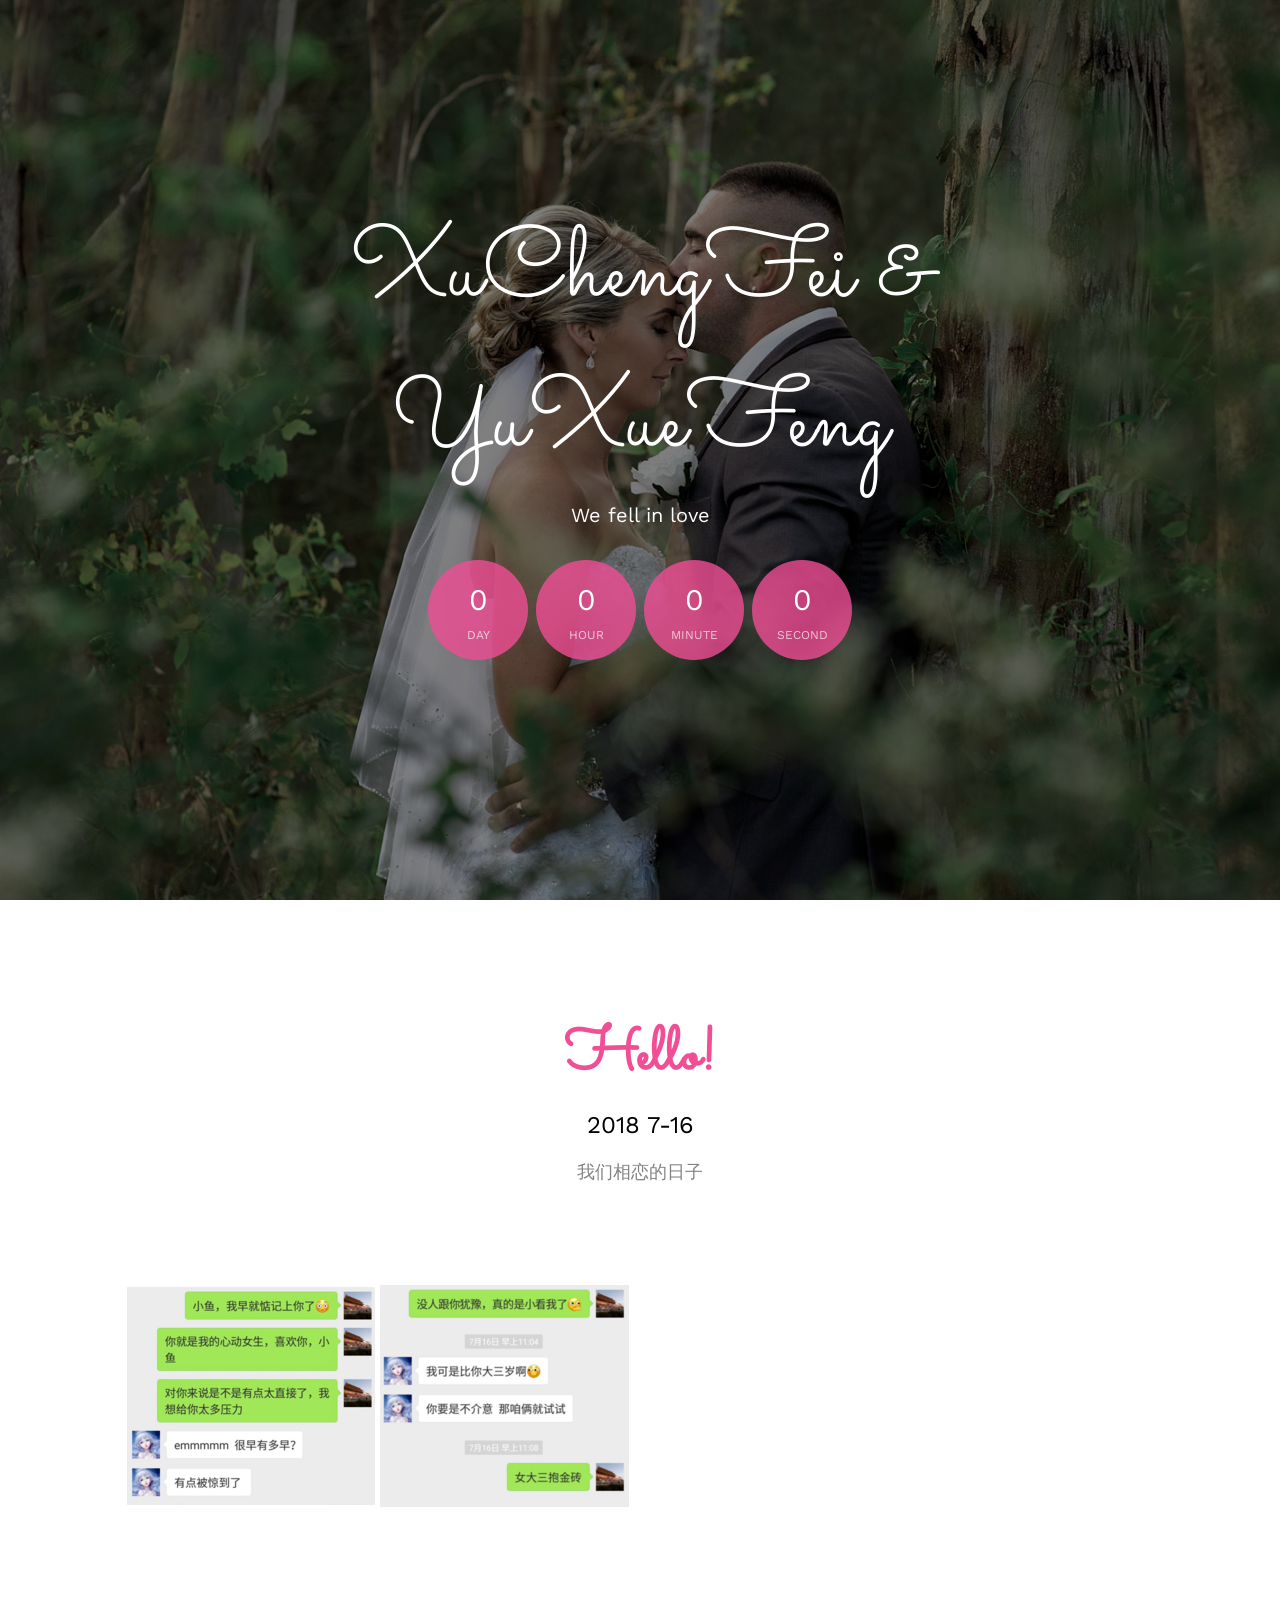
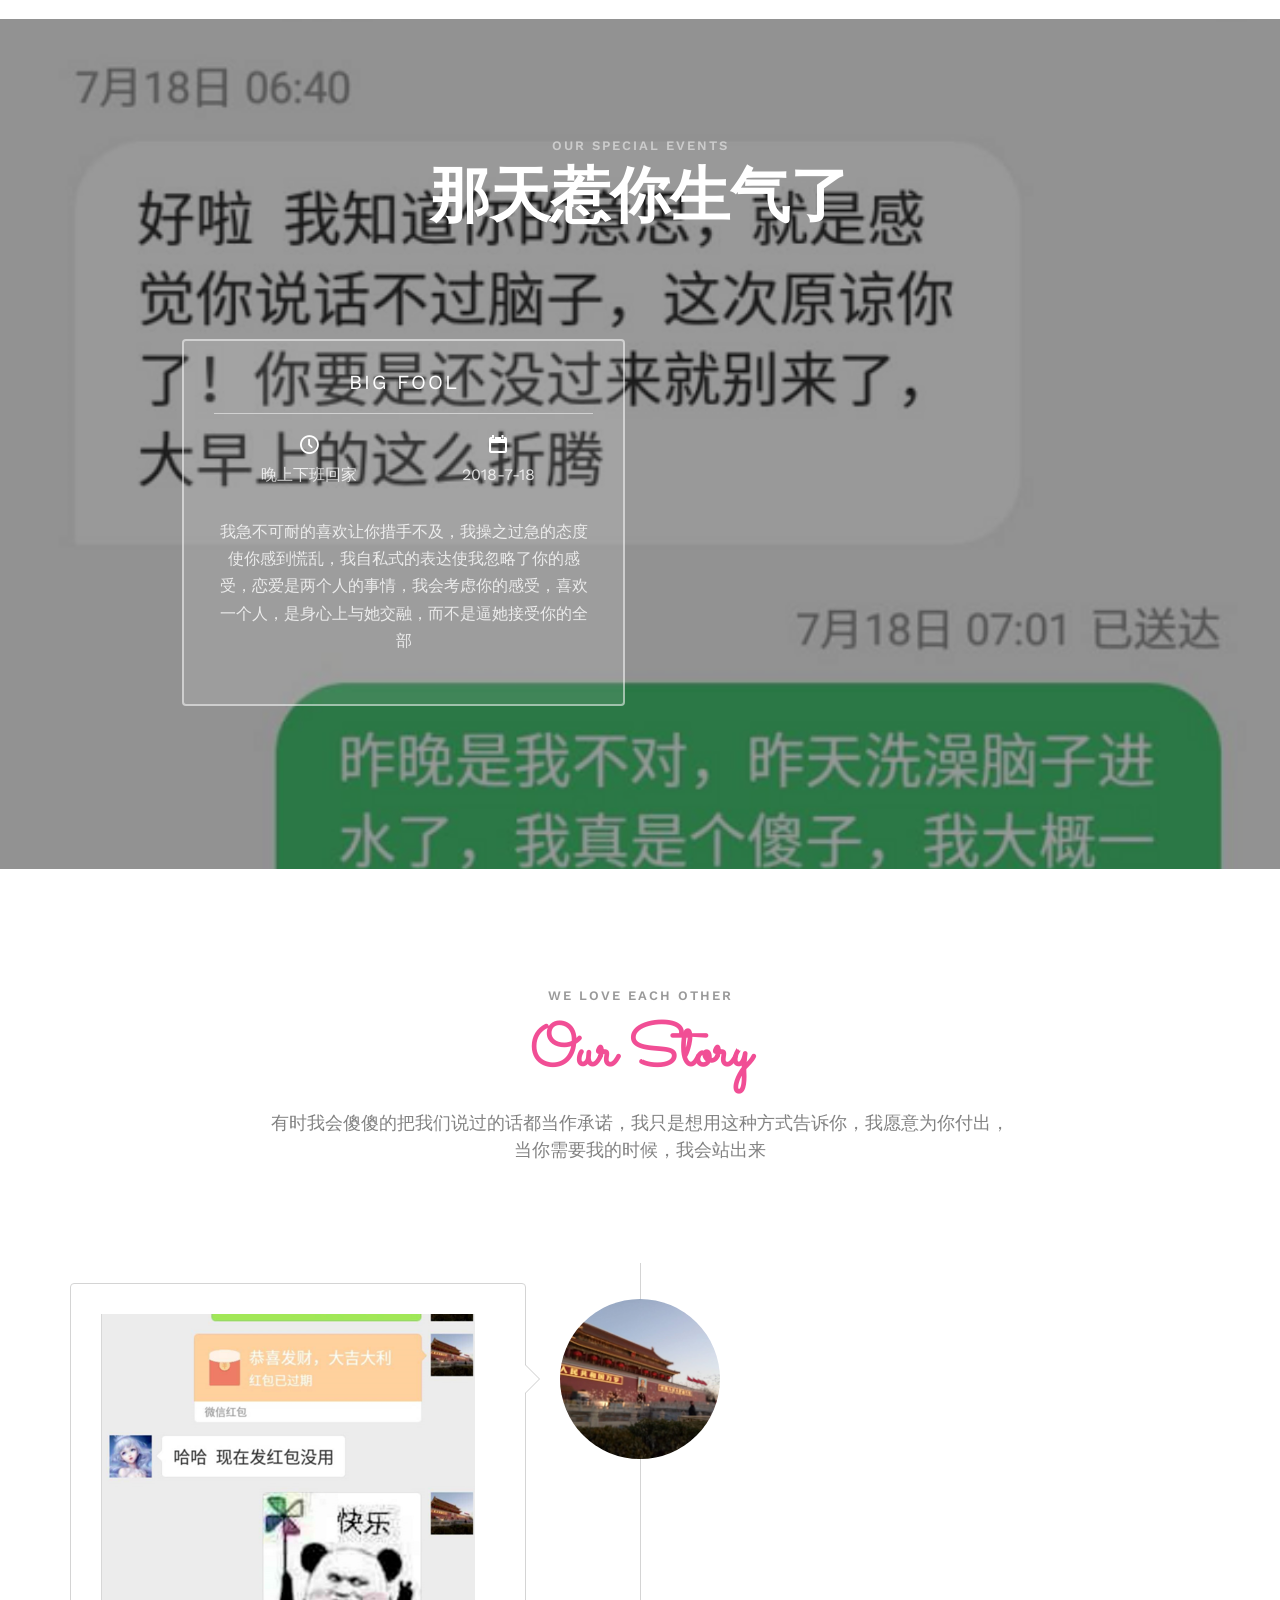
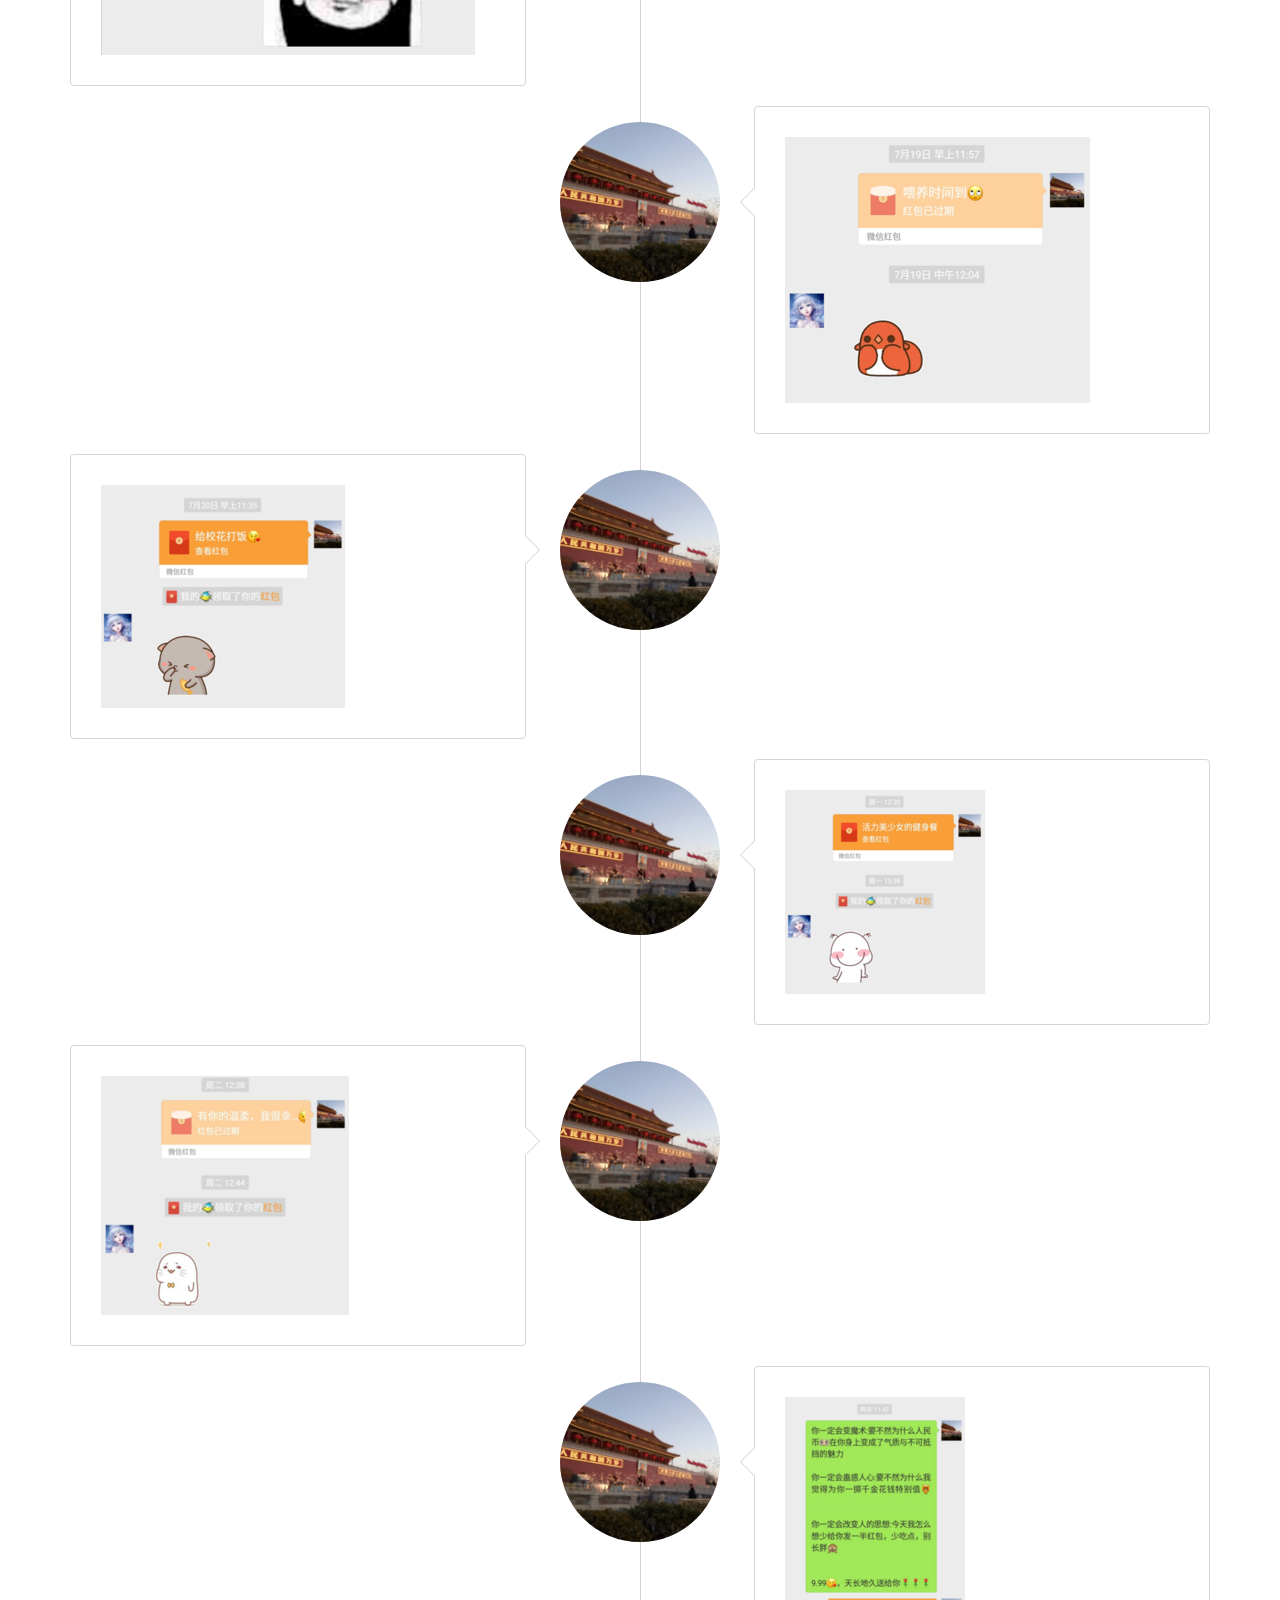
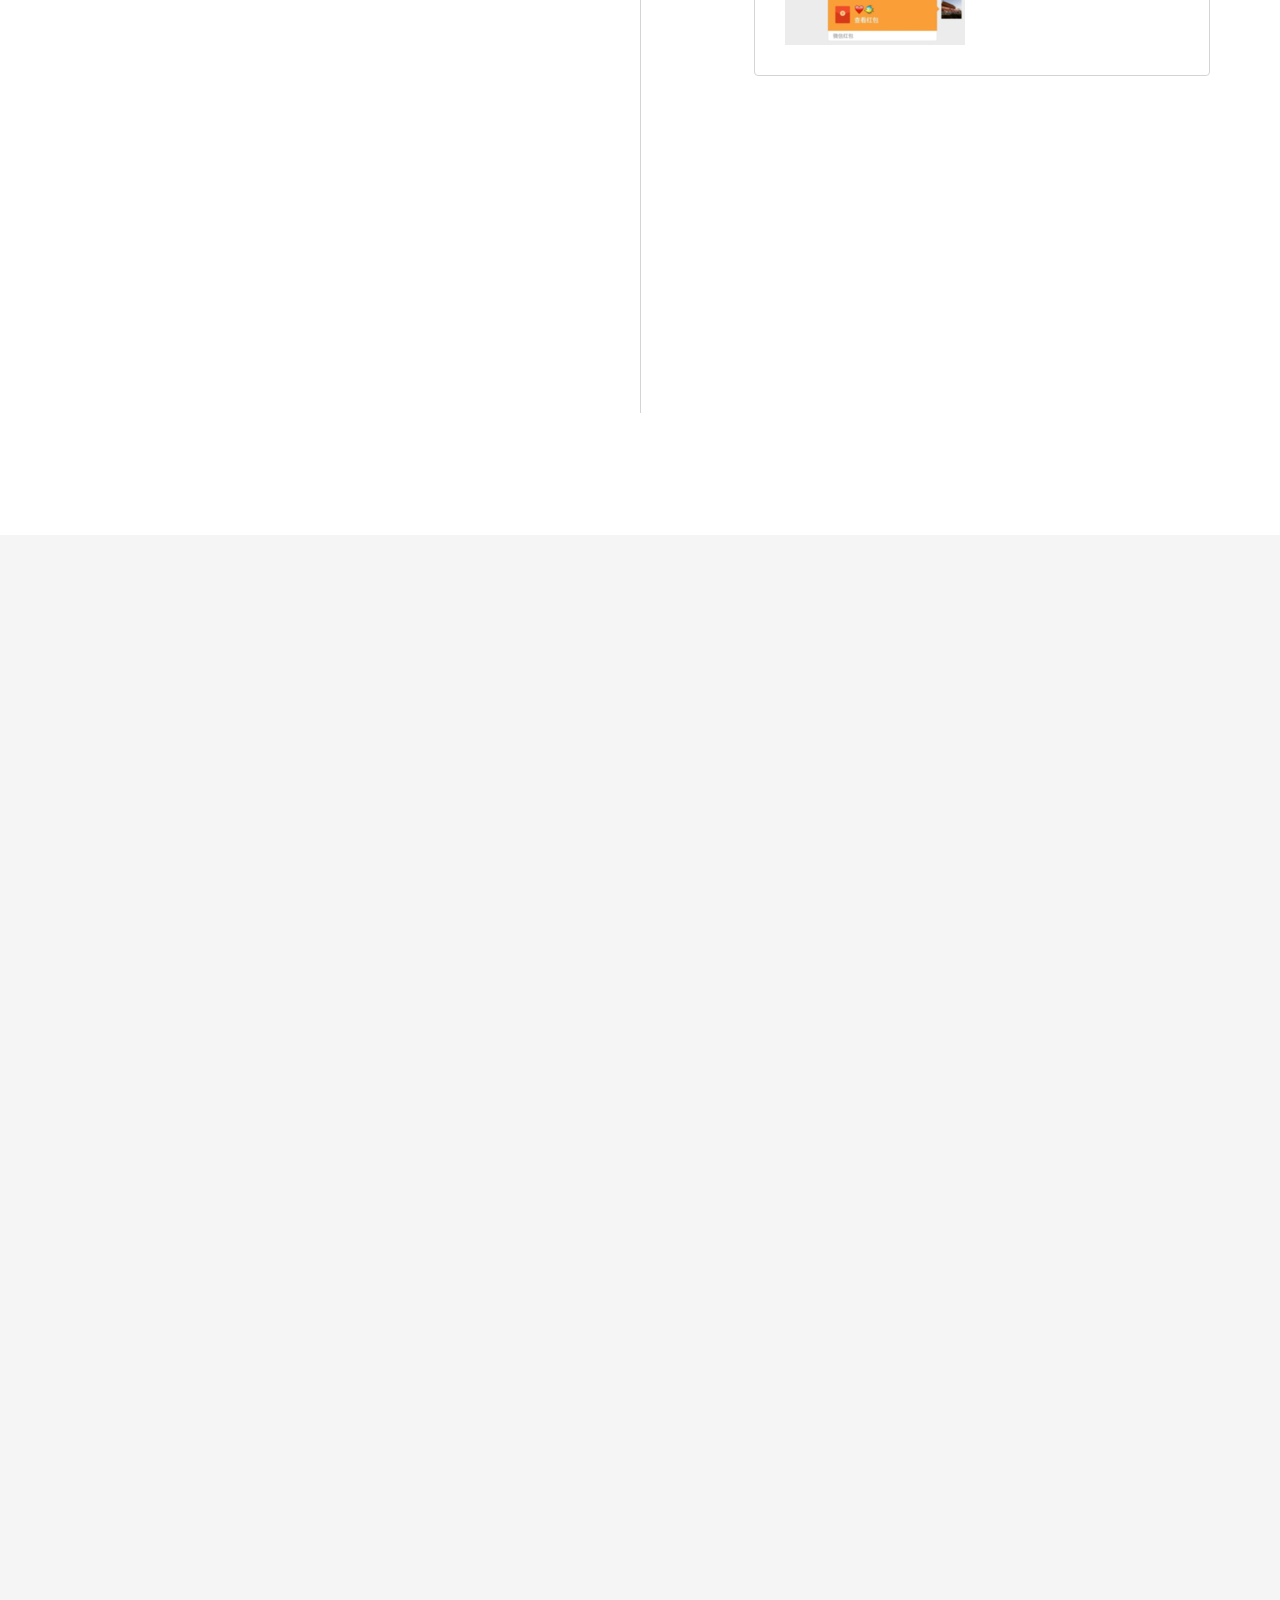
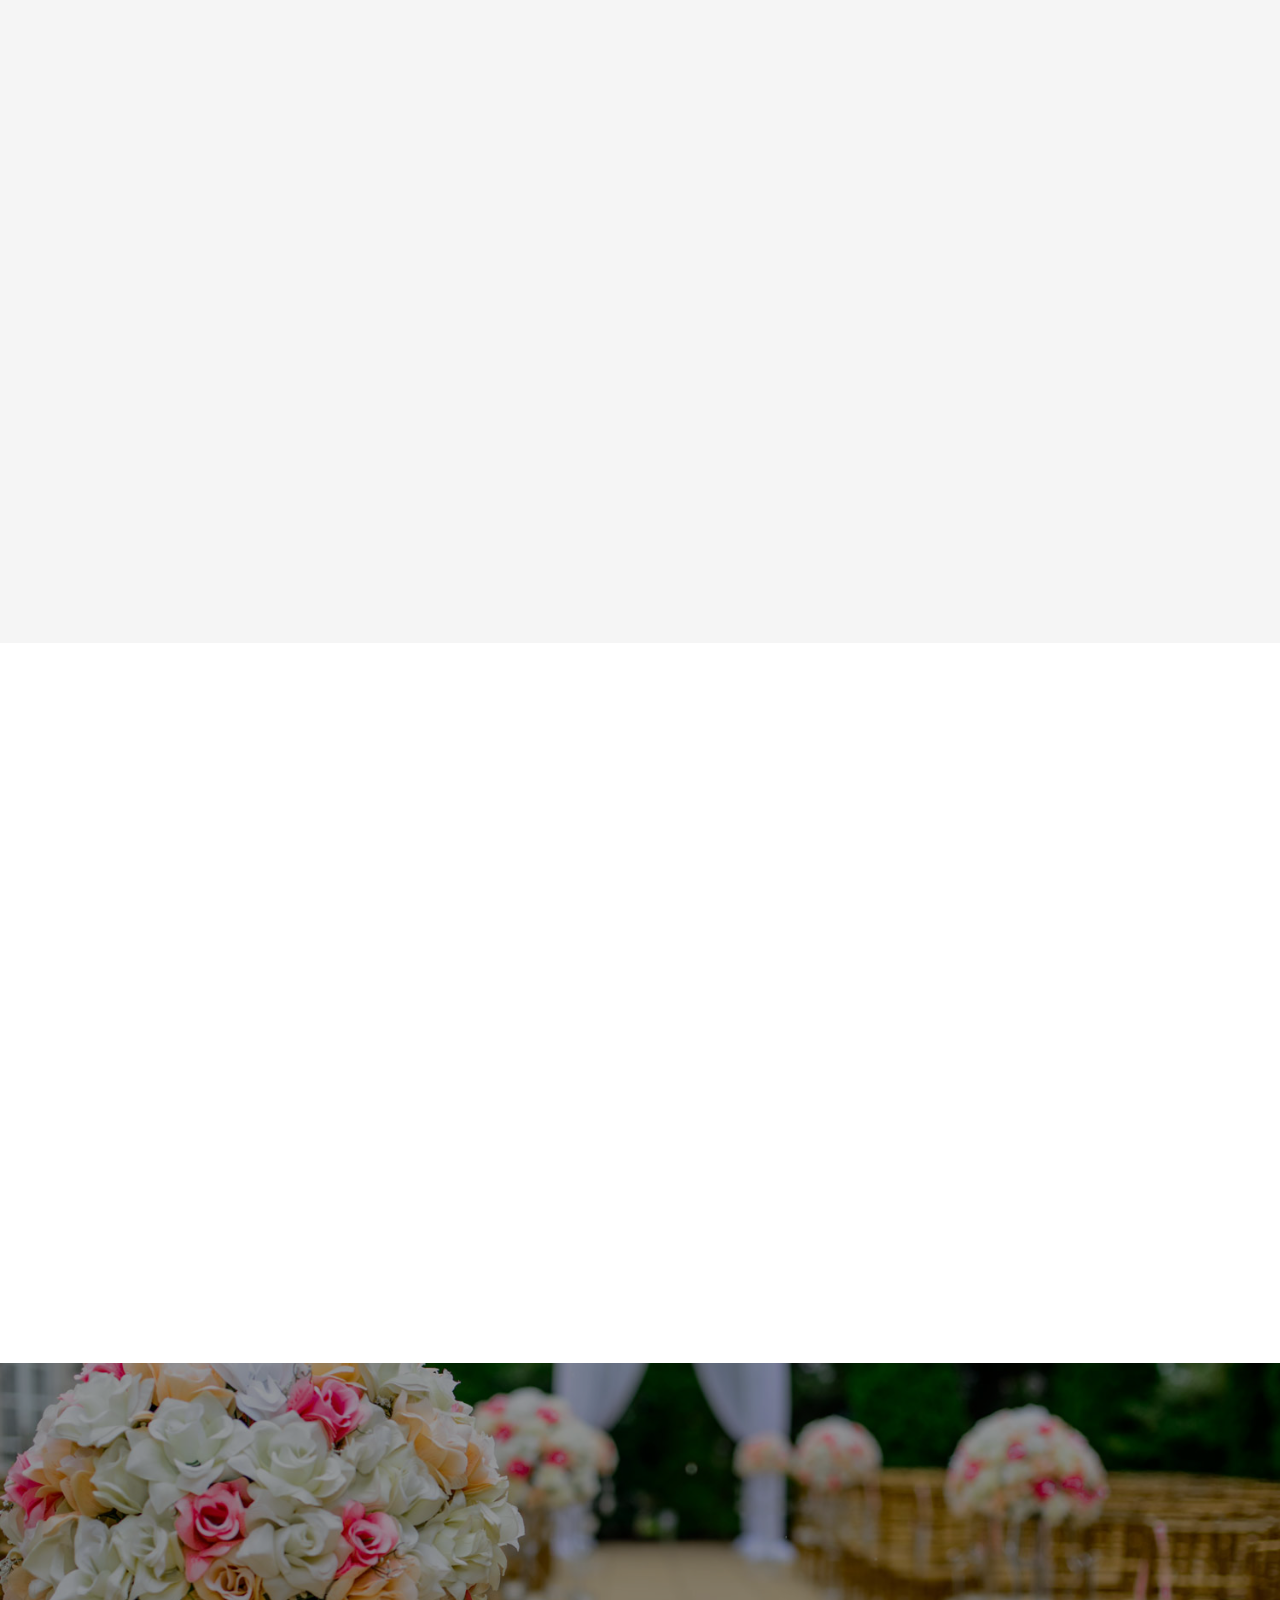
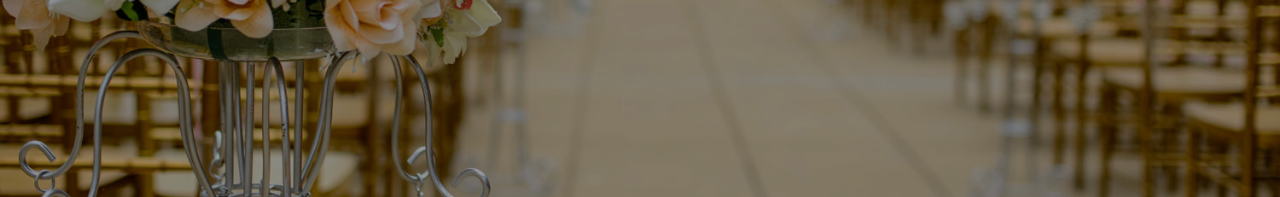
<file: index.html>
<!DOCTYPE html>
<!--[if lt IE 7]>      <html class="no-js lt-ie9 lt-ie8 lt-ie7"> <![endif]-->
<!--[if IE 7]>         <html class="no-js lt-ie9 lt-ie8"> <![endif]-->
<!--[if IE 8]>         <html class="no-js lt-ie9"> <![endif]-->
<!--[if gt IE 8]><!--> <html class="no-js"> <!--<![endif]-->
	<head>
	<meta charset="utf-8">
	<meta http-equiv="X-UA-Compatible" content="IE=edge">
	<title>小鱼小鱼小鱼</title>
	<meta name="viewport" content="width=device-width, initial-scale=1">
	<meta name="description" content="Free HTML5 Template by FREEHTML5.CO" />
	<meta name="keywords" content="free html5, free template, free bootstrap, html5, css3, mobile first, responsive" />
	<meta name="author" content="FREEHTML5.CO" />

  	<link rel="shortcut icon" href="images/yuhead.jpg" type="image/x-icon">

  	<!-- Facebook and Twitter integration -->
	<meta property="og:title" content=""/>
	<meta property="og:image" content=""/>
	<meta property="og:url" content=""/>
	<meta property="og:site_name" content=""/>
	<meta property="og:description" content=""/>
	<meta name="twitter:title" content="" />
	<meta name="twitter:image" content="" />
	<meta name="twitter:url" content="" />
	<meta name="twitter:card" content="" />

	<link href='https://fonts.googleapis.com/css?family=Work+Sans:400,300,600,400italic,700' rel='stylesheet' type='text/css'>
	<link href="https://fonts.googleapis.com/css?family=Sacramento" rel="stylesheet">

	<!-- Animate.css -->
	<link rel="stylesheet" href="css/animate.css">
	<!-- Icomoon Icon Fonts-->
	<link rel="stylesheet" href="css/icomoon.css">
	<!-- Bootstrap  -->
	<link rel="stylesheet" href="css/bootstrap.css">

	<!-- Magnific Popup -->
	<link rel="stylesheet" href="css/magnific-popup.css">

	<!-- Owl Carousel  -->
	<link rel="stylesheet" href="css/owl.carousel.min.css">
	<link rel="stylesheet" href="css/owl.theme.default.min.css">

	<!-- Theme style  -->
	<link rel="stylesheet" href="css/style.css">

	<!-- Modernizr JS -->
	<script src="js/modernizr-2.6.2.min.js"></script>
	<!-- FOR IE9 below -->
	<!--[if lt IE 9]>
	<script src="js/respond.min.js"></script>
	<![endif]-->

	</head>
	<body>

	<div class="fh5co-loader"></div>

	<div id="page">
	<!--<nav class="fh5co-nav" role="navigation">-->
		<!--<div class="container">-->
			<!--<div class="row">-->
				<!--<div class="col-xs-2">-->
					<!--<div id="fh5co-logo"><a href="index.html">Wedding<strong>.</strong></a></div>-->
				<!--</div>-->
				<!--<div class="col-xs-10 text-right menu-1">-->
					<!--<ul>-->
						<!--<li class="active"><a href="index.html">Home</a></li>-->
						<!--<li><a href="about.html">Story</a></li>-->
						<!--<li class="has-dropdown">-->
							<!--<a href="services.html">Services</a>-->
							<!--<ul class="dropdown">-->
								<!--<li><a href="#">Web Design</a></li>-->
								<!--<li><a href="#">eCommerce</a></li>-->
								<!--<li><a href="#">Branding</a></li>-->
								<!--<li><a href="#">API</a></li>-->
							<!--</ul>-->
						<!--</li>-->
						<!--<li class="has-dropdown">-->
							<!--<a href="gallery.html">Gallery</a>-->
							<!--<ul class="dropdown">-->
								<!--<li><a href="#">HTML5</a></li>-->
								<!--<li><a href="#">CSS3</a></li>-->
								<!--<li><a href="#">Sass</a></li>-->
								<!--<li><a href="#">jQuery</a></li>-->
							<!--</ul>-->
						<!--</li>-->
						<!--<li><a href="contact.html">Contact</a></li>-->
					<!--</ul>-->
				<!--</div>-->
			<!--</div>-->

		<!--</div>-->
	<!--</nav>-->

	<header id="fh5co-header" class="fh5co-cover" role="banner" style="background-image:url(images/img_bg_2.jpg);" data-stellar-background-ratio="0.5">
		<div class="overlay"></div>
		<div class="container">
			<div class="row">
				<div class="col-md-8 col-md-offset-2 text-center">
					<div class="display-t">
						<div class="display-tc animate-box" data-animate-effect="fadeIn">
							<h1>XuChengFei &amp; YuXueFeng</h1>
							<h2>We fell in love</h2>
							<div class="simply-countdown simply-countdown-one"></div>
							<!--<p><a href="#" class="btn btn-default btn-sm">Save the date</a></p>-->
						</div>
					</div>
				</div>
			</div>
		</div>
	</header>

	<div id="fh5co-couple">
		<div class="container">
			<div class="row">
				<div class="col-md-8 col-md-offset-2 text-center fh5co-heading animate-box">
					<h2>Hello!</h2>
					<h3>2018 7-16</h3>
					<p>我们相恋的日子</p>
				</div>
			</div>
			<div class="couple-wrap animate-box">
				<!--<div class="couple-half">-->
					<!--<div class="groom">-->
						<!--<img src="images/groom.jpg" alt="groom" class="img-responsive">-->
					<!--</div>-->
					<!--<div class="desc-groom">-->
						<!--<h3>Joefrey Mahusay</h3>-->
						<!--<p>Far far away, behind the word mountains, far from the countries Vokalia and Consonantia, there live the blind texts. Separated they live in Bookmarksgrove</p>-->
					<!--</div>-->
				<!--</div>-->
				<!--<p class="heart text-center"><i class="icon-heart2"></i></p>-->
				<!--<div class="couple-half">-->
					<!--<div class="bride">-->
						<!--<img src="images/bride.jpg" alt="groom" class="img-responsive">-->
					<!--</div>-->
					<!--<div class="desc-bride">-->
						<!--<h3>Sheila Mahusay</h3>-->
						<!--<p>Far far away, behind the word mountains, far from the countries Vokalia and Consonantia, there live the blind texts. Separated they live in Bookmarksgrove</p>-->
					<!--</div>-->
				<!--</div>-->
				<img src="images/表白.png" >
				<img src="images/表白成功.png" >
			</div>
		</div>
	</div>

	<div id="fh5co-event" class="fh5co-bg" style="background-image:url(images/718生气.png);">
		<div class="overlay"></div>
		<div class="container">
			<div class="row">
				<div class="col-md-8 col-md-offset-2 text-center fh5co-heading animate-box">
					<span>Our Special Events</span>
					<h2>那天惹你生气了</h2>
				</div>
			</div>
			<div class="row">
				<div class="display-t">
					<div class="display-tc">
						<div class="col-md-10 col-md-offset-1">
							<div class="col-md-6 col-sm-6 text-center" >
								<div class="event-wrap animate-box">
									<h3>big fool</h3>
									<div class="event-col">
										<i class="icon-clock"></i>
										<span>晚上下班回家</span>
									</div>
									<div class="event-col">
										<i class="icon-calendar"></i>
										<span>2018-7-18</span>
									</div>
									<p>我急不可耐的喜欢让你措手不及，我操之过急的态度使你感到慌乱，我自私式的表达使我忽略了你的感受，恋爱是两个人的事情，我会考虑你的感受，喜欢一个人，是身心上与她交融，而不是逼她接受你的全部</p>
								</div>
							</div>
							<!--<div class="col-md-6 col-sm-6 text-center">-->
								<!--<div class="event-wrap animate-box">-->
									<!--<h3>Wedding Party</h3>-->
									<!--<div class="event-col">-->
										<!--<i class="icon-clock"></i>-->
										<!--<span>7:00 PM</span>-->
										<!--<span>12:00 AM</span>-->
									<!--</div>-->
									<!--<div class="event-col">-->
										<!--<i class="icon-calendar"></i>-->
										<!--<span>Monday 28</span>-->
										<!--<span>November, 2016</span>-->
									<!--</div>-->
									<!--<p>Far far away, behind the word mountains, far from the countries Vokalia and Consonantia, there live the blind texts. Separated they live in Bookmarksgrove right at the coast of the Semantics, a large language ocean.</p>-->
								<!--</div>-->
							<!--</div>-->
						</div>
					</div>
				</div>
			</div>
		</div>
	</div>

	<div id="fh5co-couple-story">
		<div class="container">
			<div class="row">
				<div class="col-md-8 col-md-offset-2 text-center fh5co-heading animate-box">
					<span>We Love Each Other</span>
					<h2>Our Story</h2>
					<p>有时我会傻傻的把我们说过的话都当作承诺，我只是想用这种方式告诉你，我愿意为你付出，当你需要我的时候，我会站出来</p>
				</div>
			</div>
			<div class="row">
				<div class="col-md-12 col-md-offset-0">
					<ul class="timeline animate-box">
						<li class="animate-box">
							<div class="timeline-badge" style="background-image:url(images/head.png);"></div>
							<div class="timeline-panel" >
								<!--<div class="timeline-heading">-->
									<!--<h3 class="timeline-title">First We Meet</h3>-->
									<!--<span class="date">December 25, 2015</span>-->
								<!--</div>-->
								<!--<div class="timeline-body">-->
									<!--<p>Far far away, behind the word mountains, far from the countries Vokalia and Consonantia, there live the blind texts. Separated they live in Bookmarksgrove right at the coast of the Semantics, a large language ocean.</p>-->
								<!--</div>-->
								<img src="images/第一次.png" >
							</div>
						</li>
						<li class="timeline-inverted animate-box">
							<div class="timeline-badge" style="background-image:url(images/head.png);"></div>
							<div class="timeline-panel" >
								<!--<div class="timeline-heading">-->
									<!--<h3 class="timeline-title">First We Meet</h3>-->
									<!--<span class="date">December 25, 2015</span>-->
								<!--</div>-->
								<!--<div class="timeline-body">-->
									<!--<p>Far far away, behind the word mountains, far from the countries Vokalia and Consonantia, there live the blind texts. Separated they live in Bookmarksgrove right at the coast of the Semantics, a large language ocean.</p>-->
								<!--</div>-->
								<img src="images/719.png" >
							</div>
						</li>
						<li class="animate-box">
							<div class="timeline-badge" style="background-image:url(images/head.png);"></div>
							<div class="timeline-panel" >
								<!--<div class="timeline-heading">-->
									<!--<h3 class="timeline-title">First We Meet</h3>-->
									<!--<span class="date">December 25, 2015</span>-->
								<!--</div>-->
								<!--<div class="timeline-body">-->
									<!--<p>Far far away, behind the word mountains, far from the countries Vokalia and Consonantia, there live the blind texts. Separated they live in Bookmarksgrove right at the coast of the Semantics, a large language ocean.</p>-->
								<!--</div>-->
								<img src="images/720.png" >
							</div>
						</li>
						<li class="timeline-inverted animate-box">
							<div class="timeline-badge" style="background-image:url(images/head.png);"></div>
							<div class="timeline-panel" >
								<!--<div class="timeline-heading">-->
									<!--<h3 class="timeline-title">First We Meet</h3>-->
									<!--<span class="date">December 25, 2015</span>-->
								<!--</div>-->
								<!--<div class="timeline-body">-->
									<!--<p>Far far away, behind the word mountains, far from the countries Vokalia and Consonantia, there live the blind texts. Separated they live in Bookmarksgrove right at the coast of the Semantics, a large language ocean.</p>-->
								<!--</div>-->
								<img src="images/723.png" >
							</div>
						</li>
						<li class="animate-box">
							<div class="timeline-badge" style="background-image:url(images/head.png);"></div>
							<div class="timeline-panel" >
								<!--<div class="timeline-heading">-->
									<!--<h3 class="timeline-title">First We Meet</h3>-->
									<!--<span class="date">December 25, 2015</span>-->
								<!--</div>-->
								<!--<div class="timeline-body">-->
									<!--<p>Far far away, behind the word mountains, far from the countries Vokalia and Consonantia, there live the blind texts. Separated they live in Bookmarksgrove right at the coast of the Semantics, a large language ocean.</p>-->
								<!--</div>-->
								<img src="images/724.png" >
							</div>
						</li>
						<li class="timeline-inverted animate-box">
							<div class="timeline-badge" style="background-image:url(images/head.png);"></div>
							<div class="timeline-panel" >
								<!--<div class="timeline-heading">-->
									<!--<h3 class="timeline-title">First We Meet</h3>-->
									<!--<span class="date">December 25, 2015</span>-->
								<!--</div>-->
								<!--<div class="timeline-body">-->
									<!--<p>Far far away, behind the word mountains, far from the countries Vokalia and Consonantia, there live the blind texts. Separated they live in Bookmarksgrove right at the coast of the Semantics, a large language ocean.</p>-->
								<!--</div>-->
								<img src="images/725.png" >
							</div>
						</li>
							<li class="animate-box">
							<div class="timeline-badge" style="background-image:url(images/head.png);"></div>
							<div class="timeline-panel" >
								<!--<div class="timeline-heading">-->
									<!--<h3 class="timeline-title">First We Meet</h3>-->
									<!--<span class="date">December 25, 2015</span>-->
								<!--</div>-->
								<!--<div class="timeline-body">-->
									<!--<p>Far far away, behind the word mountains, far from the countries Vokalia and Consonantia, there live the blind texts. Separated they live in Bookmarksgrove right at the coast of the Semantics, a large language ocean.</p>-->
								<!--</div>-->
								<img src="images/726.png" >
							</div>
						</li>
						<!--<li class="timeline-inverted animate-box">-->
							<!--<div class="timeline-badge" style="background-image:url(images/couple-2.jpg);"></div>-->
							<!--<div class="timeline-panel">-->
								<!--<div class="timeline-heading">-->
									<!--<h3 class="timeline-title">First Date</h3>-->
									<!--<span class="date">December 28, 2015</span>-->
								<!--</div>-->
								<!--<div class="timeline-body">-->
									<!--<p>Far far away, behind the word mountains, far from the countries Vokalia and Consonantia, there live the blind texts. Separated they live in Bookmarksgrove right at the coast of the Semantics, a large language ocean.</p>-->
								<!--</div>-->
							<!--</div>-->
						<!--</li>-->
						<!--<li class="animate-box">-->
							<!--<div class="timeline-badge" style="background-image:url(images/couple-3.jpg);"></div>-->
							<!--<div class="timeline-panel">-->
								<!--<div class="timeline-heading">-->
									<!--<h3 class="timeline-title">In A Relationship</h3>-->
									<!--<span class="date">January 1, 2016</span>-->
								<!--</div>-->
								<!--<div class="timeline-body">-->
									<!--<p>Far far away, behind the word mountains, far from the countries Vokalia and Consonantia, there live the blind texts. Separated they live in Bookmarksgrove right at the coast of the Semantics, a large language ocean.</p>-->
								<!--</div>-->
							<!--</div>-->
						<!--</li>-->
			    	</ul>
				</div>
			</div>
		</div>
	</div>
	<div id="fh5co-gallery" class="fh5co-section-gray">
		<div class="container">
			<div class="row">
				<div class="col-md-8 col-md-offset-2 text-center fh5co-heading animate-box">
					<span>Our Memories</span>
					<h2>Concern abcdefghijklmnopqrstuvwxyz i </h2>
					<p>你的温柔体贴在我心里意义非凡</p>
				</div>
			</div>
			<div class="row row-bottom-padded-md">
				<div class="col-md-12">
					<ul id="fh5co-gallery-list">

						<li class="one-third animate-box" data-animate-effect="fadeIn" style="background-image: url(images/给我买水杯.png); ">
						<a href="images/gallery-1.jpg">
							<div class="case-studies-summary">
								<!--<span>14 Photos</span>-->
								<h2>水杯</h2>
							</div>
						</a>
					</li>
					<li class="one-third animate-box" data-animate-effect="fadeIn" style="background-image: url(images/禁烟.png); ">
						<a href="#" class="color-2">
							<div class="case-studies-summary">
								<h2>管我抽烟</h2>
							</div>
						</a>
					</li>


					<li class="one-third animate-box" data-animate-effect="fadeIn" style="background-image: url(images/你是真的吗？.png); ">
						<a href="#" class="color-3">
							<div class="case-studies-summary">
								<h2>抽出时间陪我？？？</h2>
							</div>
						</a>
					</li>
					<li class="one-third animate-box" data-animate-effect="fadeIn" style="background-image: url(images/泡到现任.png); ">
						<a href="#" class="color-4">
							<div class="case-studies-summary">
								<h2>冷过前任，泡到现任</h2>
							</div>
						</a>
					</li>

						<li class="one-third animate-box" data-animate-effect="fadeIn" style="background-image: url(images/泰拳.png); ">
							<a href="#" class="color-3">
								<div class="case-studies-summary">
									<h2>学泰拳</h2>
								</div>
							</a>
						</li>
						<li class="one-third animate-box" data-animate-effect="fadeIn" style="background-image: url(images/趟水.png); ">
							<a href="#" class="color-4">
								<div class="case-studies-summary">
									<h2>导火索</h2>
								</div>
							</a>
						</li>

						<li class="one-third animate-box" data-animate-effect="fadeIn" style="background-image: url(images/依靠.png); ">
							<a href="#" class="color-4">
								<div class="case-studies-summary">
									<h2>依靠</h2>
								</div>
							</a>
						</li>

						<li class="one-third animate-box" data-animate-effect="fadeIn" style="background-image: url(images/支架.png); ">
							<a href="#" class="color-5">
								<div class="case-studies-summary">
									<h2>支架</h2>
								</div>
							</a>
						</li>
						<li class="one-third animate-box" data-animate-effect="fadeIn" style="background-image: url(images/今年陪你.png); ">
							<a href="#" class="color-6">
								<div class="case-studies-summary">
									<h2>今年有我陪你</h2>
								</div>
							</a>
						</li>
					</ul>
				</div>
			</div>
		</div>
	</div>

	<!--<div id="fh5co-counter" class="fh5co-bg fh5co-counter" style="background-image:url(images/img_bg_5.jpg);">-->
		<!--<div class="overlay"></div>-->
		<!--<div class="container">-->
			<!--<div class="row">-->
				<!--<div class="display-t">-->
					<!--<div class="display-tc">-->
						<!--&lt;!&ndash;<div class="col-md-3 col-sm-6 animate-box">&ndash;&gt;-->
							<!--&lt;!&ndash;<div class="feature-center">&ndash;&gt;-->
								<!--&lt;!&ndash;<span class="icon">&ndash;&gt;-->
									<!--&lt;!&ndash;<i class="icon-users"></i>&ndash;&gt;-->
								<!--&lt;!&ndash;</span>&ndash;&gt;-->

								<!--&lt;!&ndash;<span class="counter js-counter" data-from="0" data-to="500" data-speed="5000" data-refresh-interval="50">1</span>&ndash;&gt;-->
								<!--&lt;!&ndash;<span class="counter-label">Estimated Guest</span>&ndash;&gt;-->

							<!--&lt;!&ndash;</div>&ndash;&gt;-->
						<!--&lt;!&ndash;</div>&ndash;&gt;-->
						<!--&lt;!&ndash;<div class="col-md-3 col-sm-6 animate-box">&ndash;&gt;-->
							<!--&lt;!&ndash;<div class="feature-center">&ndash;&gt;-->
								<!--&lt;!&ndash;<span class="icon">&ndash;&gt;-->
									<!--&lt;!&ndash;<i class="icon-user"></i>&ndash;&gt;-->
								<!--&lt;!&ndash;</span>&ndash;&gt;-->

								<!--&lt;!&ndash;<span class="counter js-counter" data-from="0" data-to="1000" data-speed="5000" data-refresh-interval="50">1</span>&ndash;&gt;-->
								<!--&lt;!&ndash;<span class="counter-label">We Catter</span>&ndash;&gt;-->
							<!--&lt;!&ndash;</div>&ndash;&gt;-->
						<!--&lt;!&ndash;</div>&ndash;&gt;-->
						<!--<div class="col-md-3 col-sm-6 animate-box">-->
							<!--<div class="feature-center">-->
								<!--<span class="icon">-->
									<!--<i class="icon-calendar"></i>-->
								<!--</span>-->
								<!--<span class="counter js-counter" data-from="0" data-to="12" data-speed="5000" data-refresh-interval="50">1</span>-->
								<!--<span class="counter-label">我们相处了12天了</span>-->
							<!--</div>-->
						<!--</div>-->
						<!--&lt;!&ndash;<div class="col-md-3 col-sm-6 animate-box">&ndash;&gt;-->
							<!--&lt;!&ndash;<div class="feature-center">&ndash;&gt;-->
								<!--&lt;!&ndash;<span class="icon">&ndash;&gt;-->
									<!--&lt;!&ndash;<i class="icon-clock"></i>&ndash;&gt;-->
								<!--&lt;!&ndash;</span>&ndash;&gt;-->

								<!--&lt;!&ndash;<span class="counter js-counter" data-from="0" data-to="2345" data-speed="5000" data-refresh-interval="50">1</span>&ndash;&gt;-->
								<!--&lt;!&ndash;<span class="counter-label">Hours Spent</span>&ndash;&gt;-->

							<!--&lt;!&ndash;</div>&ndash;&gt;-->
						<!--&lt;!&ndash;</div>&ndash;&gt;-->
					<!--</div>-->
				<!--</div>-->
			<!--</div>-->
		<!--</div>-->
	<!--</div>-->

	<div id="fh5co-testimonial">
		<div class="container">
			<div class="row">
				<div class="row animate-box">
					<div class="col-md-8 col-md-offset-2 text-center fh5co-heading">
						<span>Best Wishes</span>
						<h2>Where we've been</h2>
					</div>
				</div>
				<div class="row">
					<div class="col-md-12 animate-box">
						<div class="wrap-testimony">
							<div class="owl-carousel-fullwidth">
								<div class="item">
									<div class="testimony-slide active text-center">
										<figure>
											<img src="images/couple-1.jpg" alt="user">
										</figure>
										<span>四川人火锅</span>
										<blockquote>
											<p>"想想以前有点傻"</p>
										</blockquote>
									</div>
								</div>
								<div class="item">
									<div class="testimony-slide active text-center">
										<figure>
											<img src="images/couple-3.jpg" alt="user">
										</figure>
										<span>朝阳大悦城</span>
										<blockquote>
											<p>"你在认真的看电影"</p>
										</blockquote>
									</div>
								</div>
								<div class="item">
									<div class="testimony-slide active text-center">
										<figure>
											<img src="images/couple-2.jpg" alt="user">
										</figure>
										<span>绿茶餐厅</span>
										<blockquote>
											<p>"环境美，人更美"</p>
										</blockquote>
									</div>
								</div>
								<div class="item">
									<div class="testimony-slide active text-center">
										<figure>
											<img src="images/couple-3.jpg" alt="user">
										</figure>
										<span>不知名的骨头馆</span>
										<blockquote>
											<p>"那天让你受委屈了"</p>
										</blockquote>
									</div>
								</div>
								<div class="item">
									<div class="testimony-slide active text-center">
										<figure>
											<img src="images/couple-3.jpg" alt="user">
										</figure>
										<span>不知名的面馆</span>
										<blockquote>
											<p>"最好吃的一顿饺子"</p>
										</blockquote>
									</div>
								</div>
								<div class="item">
									<div class="testimony-slide active text-center">
										<figure>
											<img src="images/couple-3.jpg" alt="user">
										</figure>
										<span>敬请期待</span>
										<blockquote>
											<p>"小鱼，来日方长"</p>
										</blockquote>
									</div>
								</div>
							</div>
						</div>
					</div>
				</div>
			</div>
		</div>
	</div>

	<!--<div id="fh5co-services" class="fh5co-section-gray">-->
		<!--<div class="container">-->

			<!--<div class="row animate-box">-->
				<!--<div class="col-md-8 col-md-offset-2 text-center fh5co-heading">-->
					<!--<h2>We Offer Services</h2>-->
					<!--<p>Dignissimos asperiores vitae velit veniam totam fuga molestias accusamus alias autem provident. Odit ab aliquam dolor eius.</p>-->
				<!--</div>-->
			<!--</div>-->

			<!--<div class="row">-->
				<!--<div class="col-md-6">-->
					<!--<div class="feature-left animate-box" data-animate-effect="fadeInLeft">-->
						<!--<span class="icon">-->
							<!--<i class="icon-calendar"></i>-->
						<!--</span>-->
						<!--<div class="feature-copy">-->
							<!--<h3>We Organized Events</h3>-->
							<!--<p>Facilis ipsum reprehenderit nemo molestias. Aut cum mollitia reprehenderit. Eos cumque dicta adipisci architecto culpa amet.</p>-->
						<!--</div>-->
					<!--</div>-->

					<!--<div class="feature-left animate-box" data-animate-effect="fadeInLeft">-->
						<!--<span class="icon">-->
							<!--<i class="icon-image"></i>-->
						<!--</span>-->
						<!--<div class="feature-copy">-->
							<!--<h3>Photoshoot</h3>-->
							<!--<p>Facilis ipsum reprehenderit nemo molestias. Aut cum mollitia reprehenderit. Eos cumque dicta adipisci architecto culpa amet.</p>-->
						<!--</div>-->
					<!--</div>-->

					<!--<div class="feature-left animate-box" data-animate-effect="fadeInLeft">-->
						<!--<span class="icon">-->
							<!--<i class="icon-video"></i>-->
						<!--</span>-->
						<!--<div class="feature-copy">-->
							<!--<h3>Video Editing</h3>-->
							<!--<p>Facilis ipsum reprehenderit nemo molestias. Aut cum mollitia reprehenderit. Eos cumque dicta adipisci architecto culpa amet.</p>-->
						<!--</div>-->
					<!--</div>-->

				<!--</div>-->

				<!--<div class="col-md-6 animate-box">-->
					<!--<div class="fh5co-video fh5co-bg" style="background-image: url(images/img_bg_3.jpg); ">-->
						<!--<a href="https://vimeo.com/channels/staffpicks/93951774" class="popup-vimeo"><i class="icon-video2"></i></a>-->
						<!--<div class="overlay"></div>-->
					<!--</div>-->
				<!--</div>-->
			<!--</div>-->


		<!--</div>-->
	<!--</div>-->


	<div id="fh5co-started" class="fh5co-bg" style="background-image:url(images/img_bg_4.jpg);">
		<div class="overlay"></div>
		<div class="container">
			<div class="row animate-box">
				<div class="col-md-8 col-md-offset-2 text-center fh5co-heading">
					<h2>Do you care about me?</h2>
					<h2>幸运能遇见你</h2>
				</div>
			</div>
			<!--<div class="row animate-box">-->
				<!--<div class="col-md-10 col-md-offset-1">-->
					<!--<form class="form-inline">-->
						<!--<div class="col-md-4 col-sm-4">-->
							<!--<div class="form-group">-->
								<!--<label for="name" class="sr-only">Name</label>-->
								<!--<input type="name" class="form-control" id="name" placeholder="Name">-->
							<!--</div>-->
						<!--</div>-->
						<!--<div class="col-md-4 col-sm-4">-->
							<!--<div class="form-group">-->
								<!--<label for="email" class="sr-only">Email</label>-->
								<!--<input type="email" class="form-control" id="email" placeholder="Email">-->
							<!--</div>-->
						<!--</div>-->
						<!--<div class="col-md-4 col-sm-4">-->
							<!--<button type="submit" class="btn btn-default btn-block">I am Attending</button>-->
						<!--</div>-->
					<!--</form>-->
				<!--</div>-->
			<!--</div>-->
		</div>
	</div>

	<!--<footer id="fh5co-footer" role="contentinfo">-->
		<!--<div class="container">-->

			<!--<div class="row copyright">-->
				<!--<div class="col-md-12 text-center">-->
					<!--<p>-->
						<!--<small class="block">&copy; 2016 Free HTML5. All Rights Reserved.</small> -->
						<!--<small class="block">More Templates <a href="http://www.cssmoban.com/" target="_blank" title="模板之家">模板之家</a> - Collect from <a href="http://www.cssmoban.com/" title="网页模板" target="_blank">网页模板</a></small>-->
					<!--</p>-->
					<!--<p>-->
						<!--<ul class="fh5co-social-icons">-->
							<!--<li><a href="#"><i class="icon-twitter"></i></a></li>-->
							<!--<li><a href="#"><i class="icon-facebook"></i></a></li>-->
							<!--<li><a href="#"><i class="icon-linkedin"></i></a></li>-->
							<!--<li><a href="#"><i class="icon-dribbble"></i></a></li>-->
						<!--</ul>-->
					<!--</p>-->
				<!--</div>-->
			<!--</div>-->

		<!--</div>-->
	<!--</footer>-->
	<!--</div>-->

	<div class="gototop js-top">
		<a href="#" class="js-gotop"><i class="icon-arrow-up"></i></a>
	</div>

	<!-- jQuery -->
	<script src="js/jquery.min.js"></script>
	<!-- jQuery Easing -->
	<script src="js/jquery.easing.1.3.js"></script>
	<!-- Bootstrap -->
	<script src="js/bootstrap.min.js"></script>
	<!-- Waypoints -->
	<script src="js/jquery.waypoints.min.js"></script>
	<!-- Carousel -->
	<script src="js/owl.carousel.min.js"></script>
	<!-- countTo -->
	<script src="js/jquery.countTo.js"></script>

	<!-- Stellar -->
	<script src="js/jquery.stellar.min.js"></script>
	<!-- Magnific Popup -->
	<script src="js/jquery.magnific-popup.min.js"></script>
	<script src="js/magnific-popup-options.js"></script>

	<!-- // <script src="https://cdnjs.cloudflare.com/ajax/libs/prism/0.0.1/prism.min.js"></script> -->
	<script src="js/simplyCountdown.js"></script>
	<!-- Main -->
	<script src="js/main.js"></script>

	<script>
    var d = new Date(new Date().getTime() + 200 * 120 * 120 * 2000);

    // default example
    simplyCountdown('.simply-countdown-one', {
        year: d.getFullYear(),
        month: d.getMonth() + 1,
        day: d.getDate()
    });

    //jQuery example
    $('#simply-countdown-losange').simplyCountdown({
        year: d.getFullYear(),
        month: d.getMonth() + 1,
        day: d.getDate(),
        enableUtc: false
    });
</script>
</body>
</html>
</file>
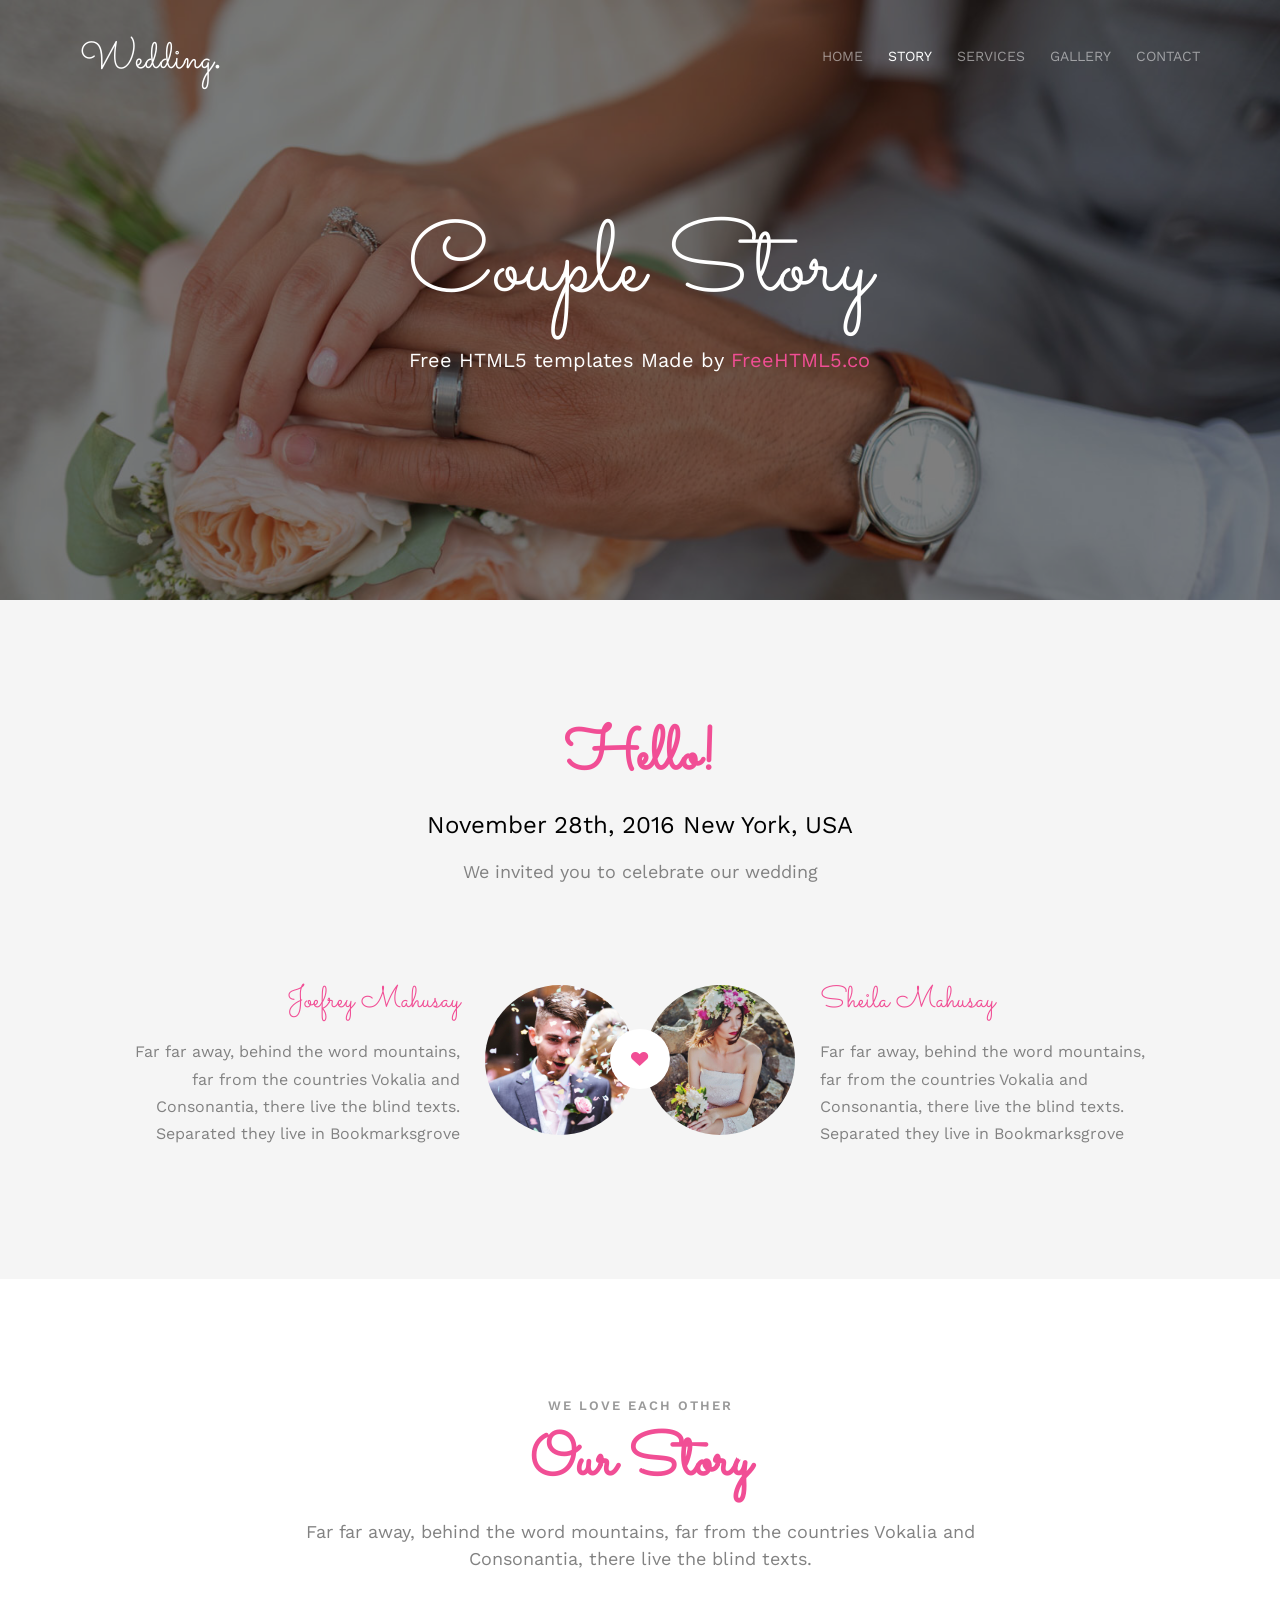
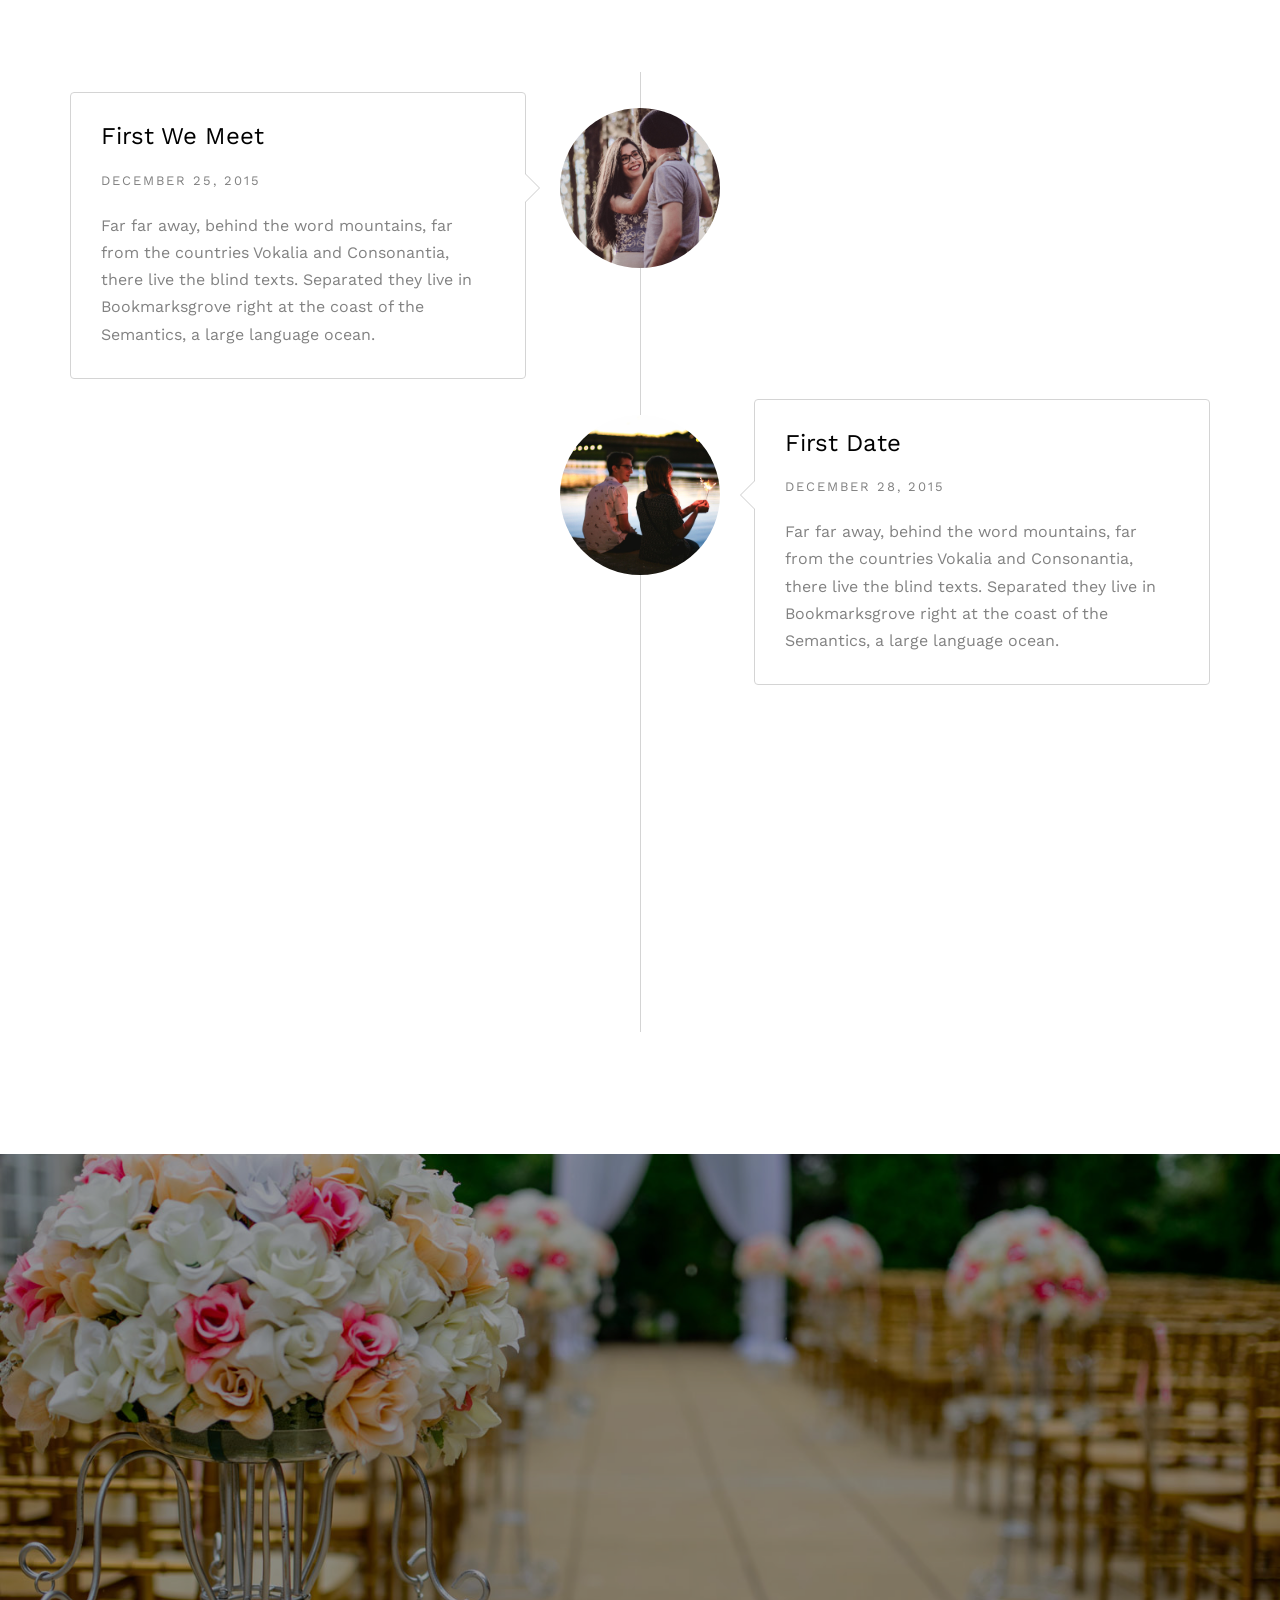
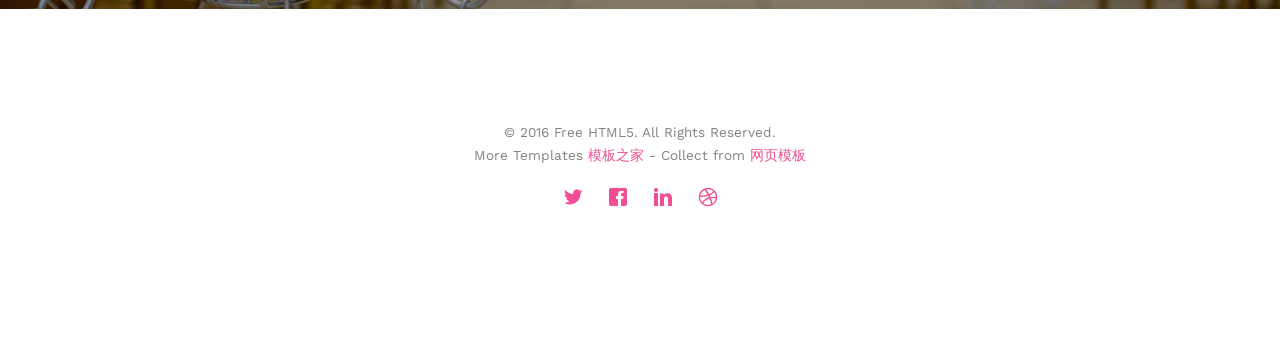
<file: about.html>
<!DOCTYPE html>
<!--[if lt IE 7]>      <html class="no-js lt-ie9 lt-ie8 lt-ie7"> <![endif]-->
<!--[if IE 7]>         <html class="no-js lt-ie9 lt-ie8"> <![endif]-->
<!--[if IE 8]>         <html class="no-js lt-ie9"> <![endif]-->
<!--[if gt IE 8]><!--> <html class="no-js"> <!--<![endif]-->
	<head>
	<meta charset="utf-8">
	<meta http-equiv="X-UA-Compatible" content="IE=edge">
	<title>Wedding &mdash; 100% Free Fully Responsive HTML5 Template by FREEHTML5.co</title>
	<meta name="viewport" content="width=device-width, initial-scale=1">
	<meta name="description" content="Free HTML5 Template by FREEHTML5.CO" />
	<meta name="keywords" content="free html5, free template, free bootstrap, html5, css3, mobile first, responsive" />
	<meta name="author" content="FREEHTML5.CO" />

  

  	<!-- Facebook and Twitter integration -->
	<meta property="og:title" content=""/>
	<meta property="og:image" content=""/>
	<meta property="og:url" content=""/>
	<meta property="og:site_name" content=""/>
	<meta property="og:description" content=""/>
	<meta name="twitter:title" content="" />
	<meta name="twitter:image" content="" />
	<meta name="twitter:url" content="" />
	<meta name="twitter:card" content="" />

	<link href='https://fonts.googleapis.com/css?family=Work+Sans:400,300,600,400italic,700' rel='stylesheet' type='text/css'>
	<link href="https://fonts.googleapis.com/css?family=Sacramento" rel="stylesheet">
	
	<!-- Animate.css -->
	<link rel="stylesheet" href="css/animate.css">
	<!-- Icomoon Icon Fonts-->
	<link rel="stylesheet" href="css/icomoon.css">
	<!-- Bootstrap  -->
	<link rel="stylesheet" href="css/bootstrap.css">

	<!-- Magnific Popup -->
	<link rel="stylesheet" href="css/magnific-popup.css">

	<!-- Owl Carousel  -->
	<link rel="stylesheet" href="css/owl.carousel.min.css">
	<link rel="stylesheet" href="css/owl.theme.default.min.css">

	<!-- Theme style  -->
	<link rel="stylesheet" href="css/style.css">

	<!-- Modernizr JS -->
	<script src="js/modernizr-2.6.2.min.js"></script>
	<!-- FOR IE9 below -->
	<!--[if lt IE 9]>
	<script src="js/respond.min.js"></script>
	<![endif]-->

	</head>
	<body>
		
	<div class="fh5co-loader"></div>
	
	<div id="page">
	<nav class="fh5co-nav" role="navigation">
		<div class="container">
			<div class="row">
				<div class="col-xs-2">
					<div id="fh5co-logo"><a href="index.html">Wedding<strong>.</strong></a></div>
				</div>
				<div class="col-xs-10 text-right menu-1">
					<ul>
						<li><a href="index.html">Home</a></li>
						<li class="active"><a href="about.html">Story</a></li>
						<li class="has-dropdown">
							<a href="services.html">Services</a>
							<ul class="dropdown">
								<li><a href="#">Web Design</a></li>
								<li><a href="#">eCommerce</a></li>
								<li><a href="#">Branding</a></li>
								<li><a href="#">API</a></li>
							</ul>
						</li>
						<li class="has-dropdown">
							<a href="gallery.html">Gallery</a>
							<ul class="dropdown">
								<li><a href="#">HTML5</a></li>
								<li><a href="#">CSS3</a></li>
								<li><a href="#">Sass</a></li>
								<li><a href="#">jQuery</a></li>
							</ul>
						</li>
						<li><a href="contact.html">Contact</a></li>
					</ul>
				</div>
			</div>
			
		</div>
	</nav>

	<header id="fh5co-header" class="fh5co-cover fh5co-cover-sm" role="banner" style="background-image:url(images/img_bg_1.jpg);">
		<div class="overlay"></div>
		<div class="fh5co-container">
			<div class="row">
				<div class="col-md-8 col-md-offset-2 text-center">
					<div class="display-t">
						<div class="display-tc animate-box" data-animate-effect="fadeIn">
							<h1>Couple Story</h1>
							<h2>Free HTML5 templates Made by <a href="http://freehtml5.co" target="_blank">FreeHTML5.co</a></h2>
						</div>
					</div>
				</div>
			</div>
		</div>
	</header>

	<div id="fh5co-couple" class="fh5co-section-gray">
		<div class="container">
			<div class="row">
				<div class="col-md-8 col-md-offset-2 text-center fh5co-heading animate-box">
					<h2>Hello!</h2>
					<h3>November 28th, 2016 New York, USA</h3>
					<p>We invited you to celebrate our wedding</p>
				</div>
			</div>
			<div class="couple-wrap animate-box">
				<div class="couple-half">
					<div class="groom">
						<img src="images/groom.jpg" alt="groom" class="img-responsive">
					</div>
					<div class="desc-groom">
						<h3>Joefrey Mahusay</h3>
						<p>Far far away, behind the word mountains, far from the countries Vokalia and Consonantia, there live the blind texts. Separated they live in Bookmarksgrove</p>
					</div>
				</div>
				<p class="heart text-center"><i class="icon-heart2"></i></p>
				<div class="couple-half">
					<div class="bride">
						<img src="images/bride.jpg" alt="groom" class="img-responsive">
					</div>
					<div class="desc-bride">
						<h3>Sheila Mahusay</h3>
						<p>Far far away, behind the word mountains, far from the countries Vokalia and Consonantia, there live the blind texts. Separated they live in Bookmarksgrove</p>
					</div>
				</div>
			</div>
		</div>
	</div>

	<div id="fh5co-couple-story">
		<div class="container">
			<div class="row">
				<div class="col-md-8 col-md-offset-2 text-center fh5co-heading animate-box">
					<span>We Love Each Other</span>
					<h2>Our Story</h2>
					<p>Far far away, behind the word mountains, far from the countries Vokalia and Consonantia, there live the blind texts.</p>
				</div>
			</div>
			<div class="row">
				<div class="col-md-12 col-md-offset-0">
					<ul class="timeline animate-box">
						<li class="animate-box">
							<div class="timeline-badge" style="background-image:url(images/couple-1.jpg);"></div>
							<div class="timeline-panel">
								<div class="timeline-heading">
									<h3 class="timeline-title">First We Meet</h3>
									<span class="date">December 25, 2015</span>
								</div>
								<div class="timeline-body">
									<p>Far far away, behind the word mountains, far from the countries Vokalia and Consonantia, there live the blind texts. Separated they live in Bookmarksgrove right at the coast of the Semantics, a large language ocean.</p>
								</div>
							</div>
						</li>
						<li class="timeline-inverted animate-box">
							<div class="timeline-badge" style="background-image:url(images/couple-2.jpg);"></div>
							<div class="timeline-panel">
								<div class="timeline-heading">
									<h3 class="timeline-title">First Date</h3>
									<span class="date">December 28, 2015</span>
								</div>
								<div class="timeline-body">
									<p>Far far away, behind the word mountains, far from the countries Vokalia and Consonantia, there live the blind texts. Separated they live in Bookmarksgrove right at the coast of the Semantics, a large language ocean.</p>
								</div>
							</div>
						</li>
						<li class="animate-box">
							<div class="timeline-badge" style="background-image:url(images/couple-3.jpg);"></div>
							<div class="timeline-panel">
								<div class="timeline-heading">
									<h3 class="timeline-title">In A Relationship</h3>
									<span class="date">January 1, 2016</span>
								</div>
								<div class="timeline-body">
									<p>Far far away, behind the word mountains, far from the countries Vokalia and Consonantia, there live the blind texts. Separated they live in Bookmarksgrove right at the coast of the Semantics, a large language ocean.</p>
								</div>
							</div>
						</li>
			    	</ul>
				</div>
			</div>
		</div>
	</div>

	<div id="fh5co-started" class="fh5co-bg" style="background-image:url(images/img_bg_4.jpg);">
		<div class="overlay"></div>
		<div class="container">
			<div class="row animate-box">
				<div class="col-md-8 col-md-offset-2 text-center fh5co-heading">
					<h2>Are You Attending?</h2>
					<p>Please Fill-up the form to notify you that you're attending. Thanks.</p>
				</div>
			</div>
			<div class="row animate-box">
				<div class="col-md-10 col-md-offset-1">
					<form class="form-inline">
						<div class="col-md-4 col-sm-4">
							<div class="form-group">
								<label for="name" class="sr-only">Name</label>
								<input type="name" class="form-control" id="name" placeholder="Name">
							</div>
						</div>
						<div class="col-md-4 col-sm-4">
							<div class="form-group">
								<label for="email" class="sr-only">Email</label>
								<input type="email" class="form-control" id="email" placeholder="Email">
							</div>
						</div>
						<div class="col-md-4 col-sm-4">
							<button type="submit" class="btn btn-default btn-block">I am Attending</button>
						</div>
					</form>
				</div>
			</div>
		</div>
	</div>

	<footer id="fh5co-footer" role="contentinfo">
		<div class="container">
			<!-- <div class="row row-pb-md">
				<div class="col-md-4 fh5co-widget">
					<h3>The Company</h3>
					<p>Facilis ipsum reprehenderit nemo molestias. Aut cum mollitia reprehenderit. Eos cumque dicta adipisci architecto culpa amet.</p>
					<p><a href="#">Learn More</a></p>
				</div>
				<div class="col-md-2 col-sm-4 col-xs-6 col-md-push-1">
					<ul class="fh5co-footer-links">
						<li><a href="#">About</a></li>
						<li><a href="#">Help</a></li>
						<li><a href="#">Contact</a></li>
						<li><a href="#">Terms</a></li>
						<li><a href="#">Meetups</a></li>
					</ul>
				</div>

				<div class="col-md-2 col-sm-4 col-xs-6 col-md-push-1">
					<ul class="fh5co-footer-links">
						<li><a href="#">Shop</a></li>
						<li><a href="#">Privacy</a></li>
						<li><a href="#">Testimonials</a></li>
						<li><a href="#">Handbook</a></li>
						<li><a href="#">Held Desk</a></li>
					</ul>
				</div>

				<div class="col-md-2 col-sm-4 col-xs-6 col-md-push-1">
					<ul class="fh5co-footer-links">
						<li><a href="#">Find Designers</a></li>
						<li><a href="#">Find Deelopers</a></li>
						<li><a href="#">Teams</a></li>
						<li><a href="#">Advertise</a></li>
						<li><a href="#">API</a></li>
					</ul>
				</div>
			</div> -->

			<div class="row copyright">
				<div class="col-md-12 text-center">
					<p>
						<small class="block">&copy; 2016 Free HTML5. All Rights Reserved.</small> 
						<small class="block">More Templates <a href="http://www.cssmoban.com/" target="_blank" title="模板之家">模板之家</a> - Collect from <a href="http://www.cssmoban.com/" title="网页模板" target="_blank">网页模板</a></small>
					</p>
					<p>
						<ul class="fh5co-social-icons">
							<li><a href="#"><i class="icon-twitter"></i></a></li>
							<li><a href="#"><i class="icon-facebook"></i></a></li>
							<li><a href="#"><i class="icon-linkedin"></i></a></li>
							<li><a href="#"><i class="icon-dribbble"></i></a></li>
						</ul>
					</p>
				</div>
			</div>

		</div>
	</footer>
	</div>

	<div class="gototop js-top">
		<a href="#" class="js-gotop"><i class="icon-arrow-up"></i></a>
	</div>
	
	<!-- jQuery -->
	<script src="js/jquery.min.js"></script>
	<!-- jQuery Easing -->
	<script src="js/jquery.easing.1.3.js"></script>
	<!-- Bootstrap -->
	<script src="js/bootstrap.min.js"></script>
	<!-- Waypoints -->
	<script src="js/jquery.waypoints.min.js"></script>
	<!-- Carousel -->
	<script src="js/owl.carousel.min.js"></script>
	<!-- countTo -->
	<script src="js/jquery.countTo.js"></script>

	<!-- Stellar -->
	<script src="js/jquery.stellar.min.js"></script>
	<!-- Magnific Popup -->
	<script src="js/jquery.magnific-popup.min.js"></script>
	<script src="js/magnific-popup-options.js"></script>

	<!-- Main -->
	<script src="js/main.js"></script>

	</body>
</html>
</file>
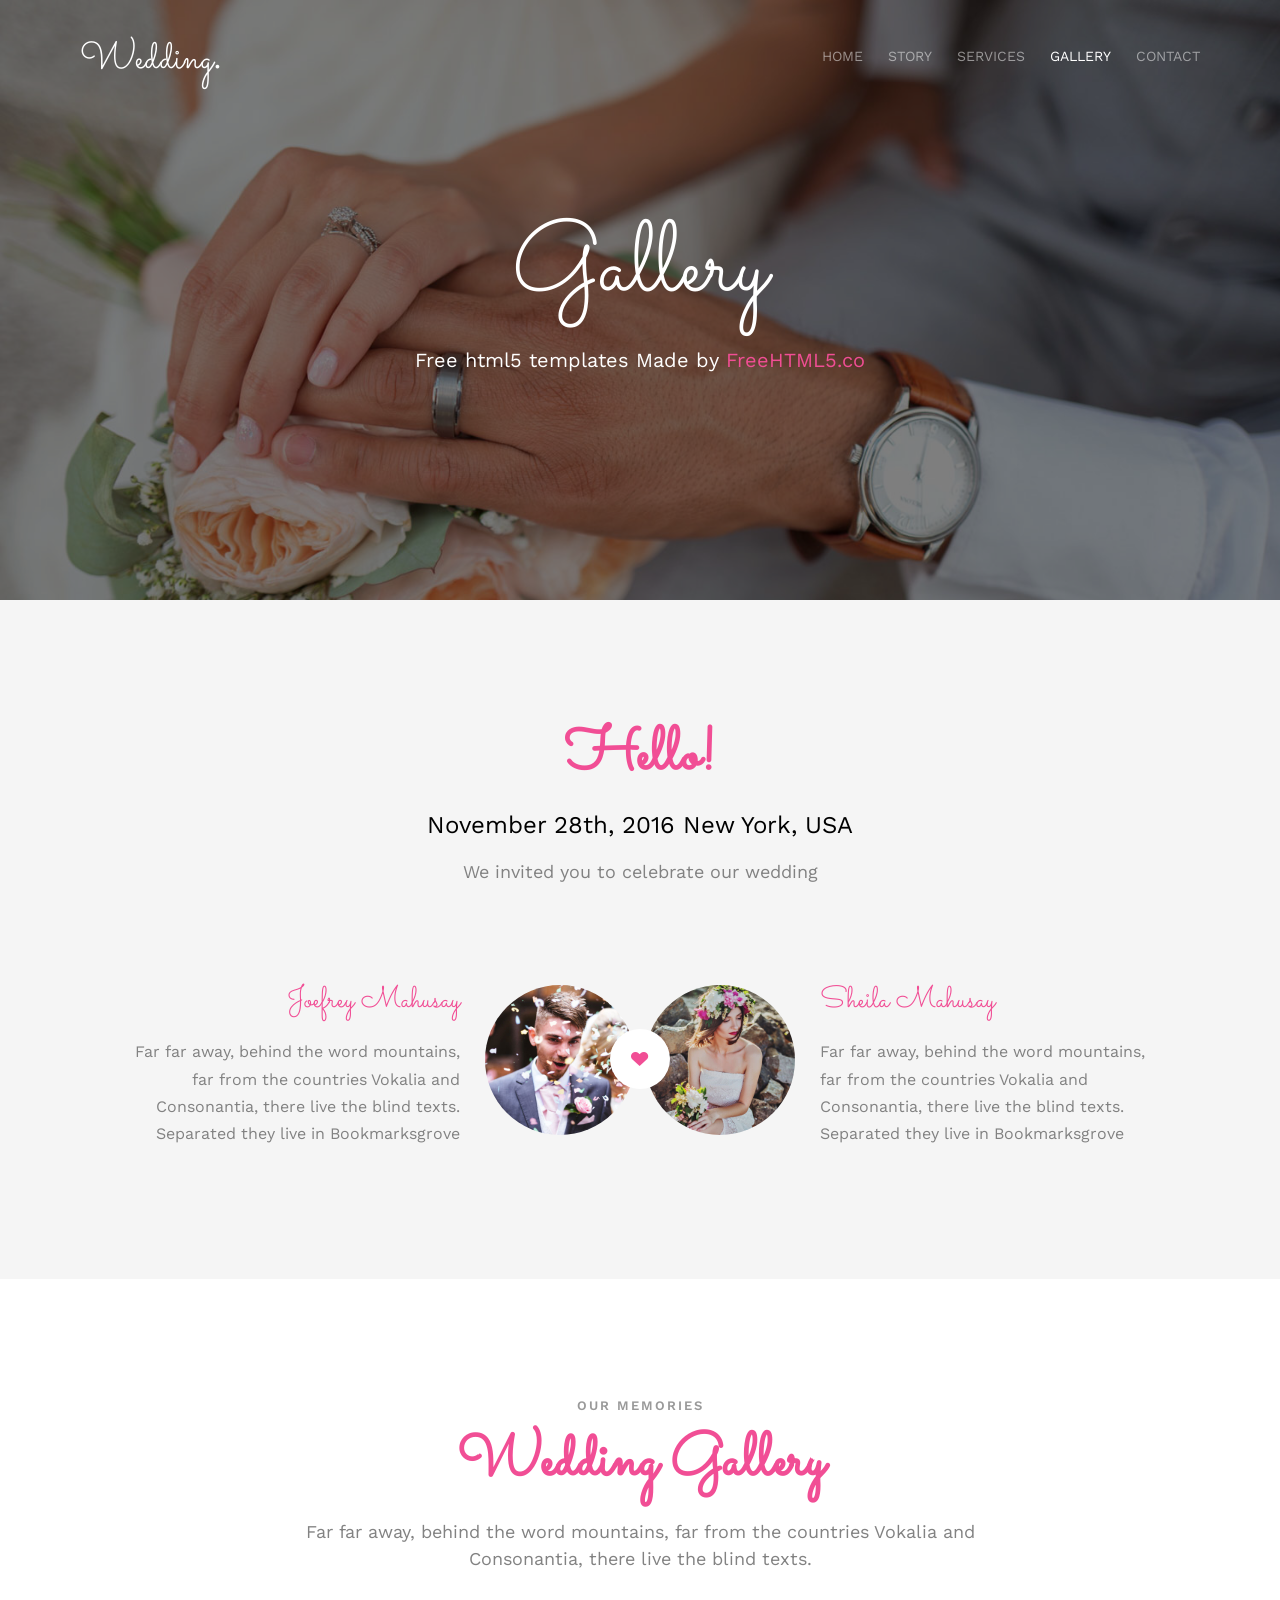
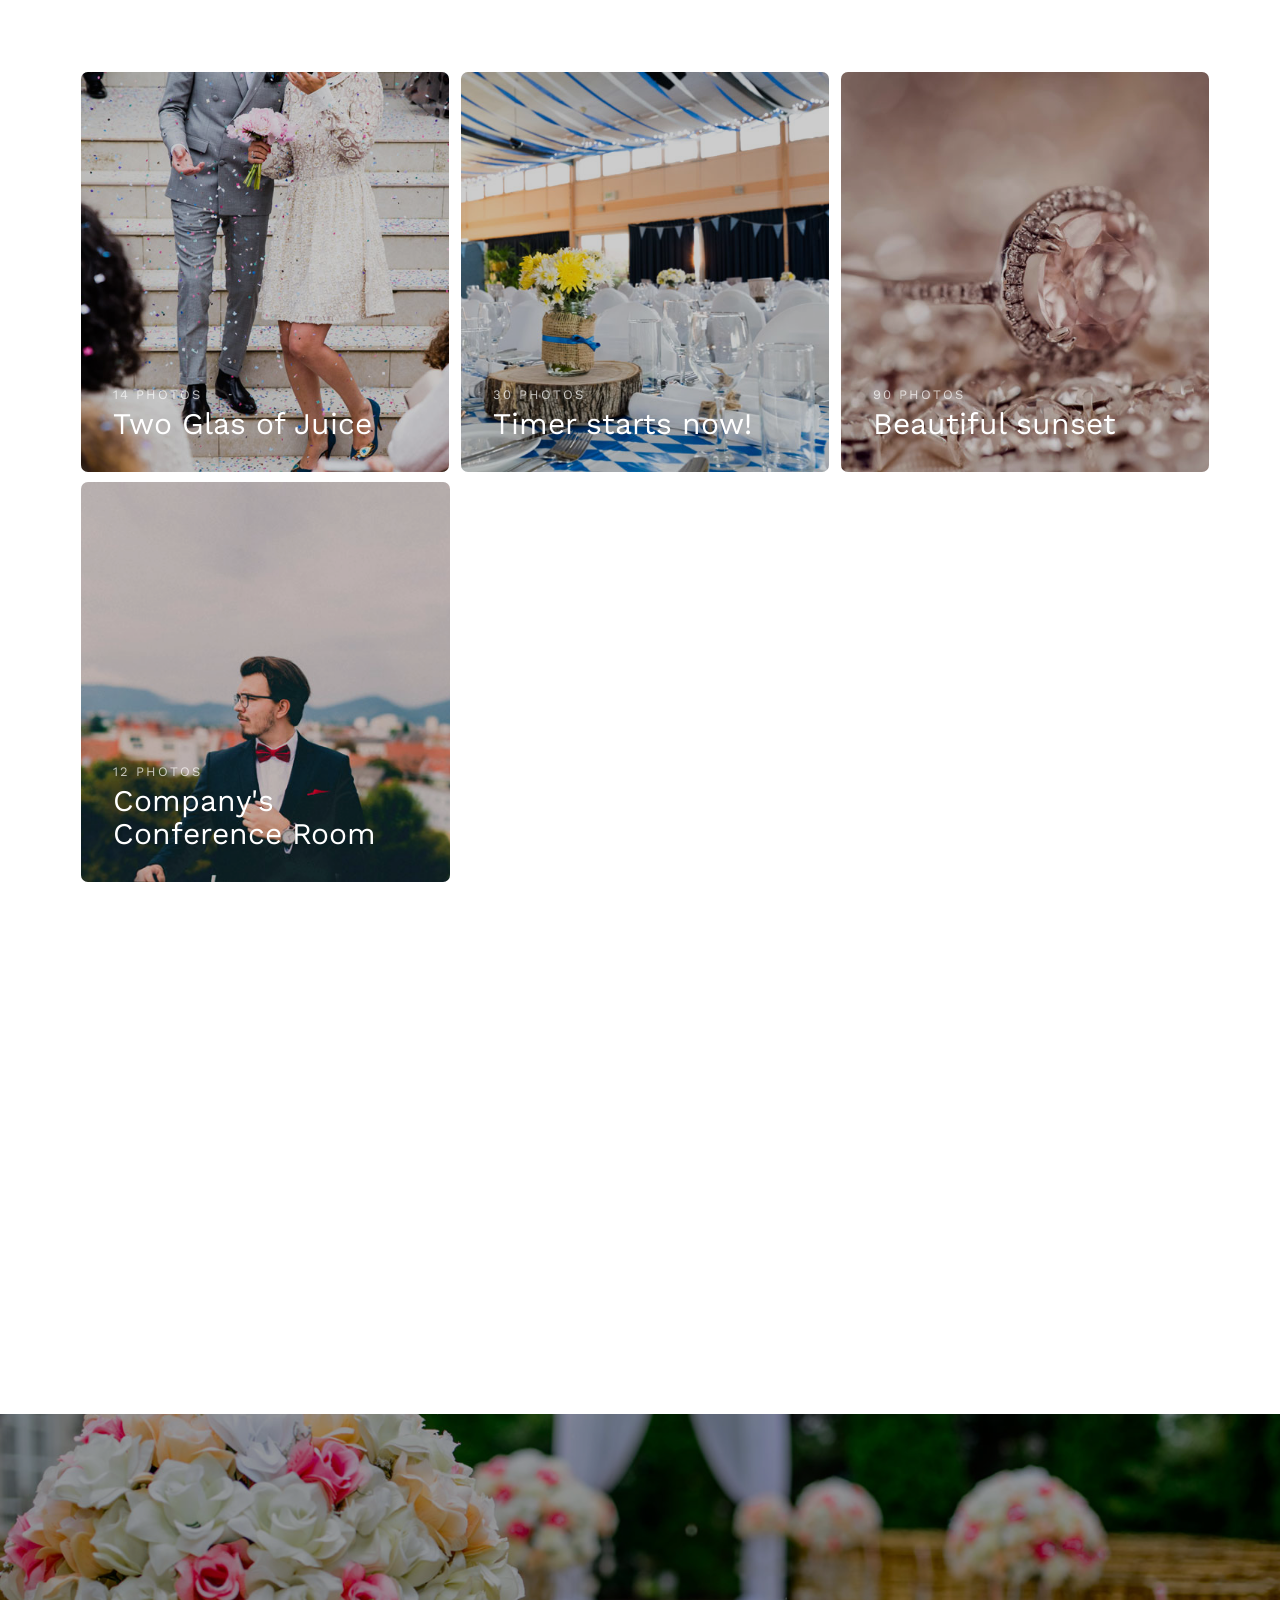
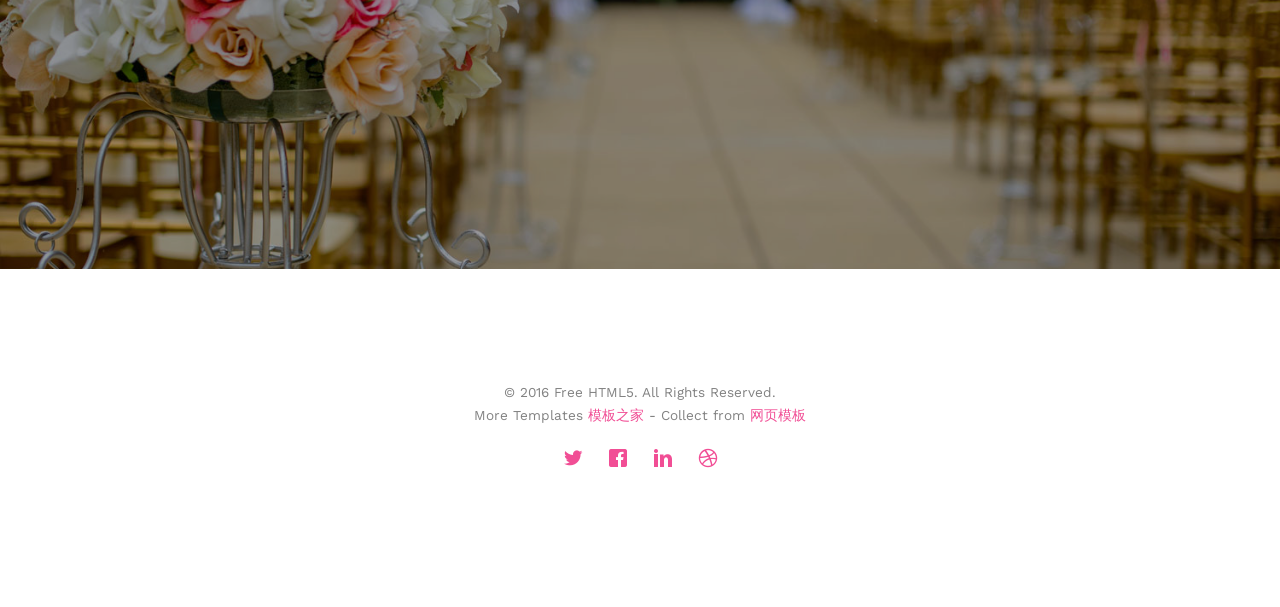
<file: gallery.html>
<!DOCTYPE html>
<!--[if lt IE 7]>      <html class="no-js lt-ie9 lt-ie8 lt-ie7"> <![endif]-->
<!--[if IE 7]>         <html class="no-js lt-ie9 lt-ie8"> <![endif]-->
<!--[if IE 8]>         <html class="no-js lt-ie9"> <![endif]-->
<!--[if gt IE 8]><!--> <html class="no-js"> <!--<![endif]-->
	<head>
	<meta charset="utf-8">
	<meta http-equiv="X-UA-Compatible" content="IE=edge">
	<title>Wedding &mdash; 100% Free Fully Responsive HTML5 Template by FREEHTML5.co</title>
	<meta name="viewport" content="width=device-width, initial-scale=1">
	<meta name="description" content="Free HTML5 Template by FREEHTML5.CO" />
	<meta name="keywords" content="free html5, free template, free bootstrap, html5, css3, mobile first, responsive" />
	<meta name="author" content="FREEHTML5.CO" />

  

  	<!-- Facebook and Twitter integration -->
	<meta property="og:title" content=""/>
	<meta property="og:image" content=""/>
	<meta property="og:url" content=""/>
	<meta property="og:site_name" content=""/>
	<meta property="og:description" content=""/>
	<meta name="twitter:title" content="" />
	<meta name="twitter:image" content="" />
	<meta name="twitter:url" content="" />
	<meta name="twitter:card" content="" />

	<link href='https://fonts.googleapis.com/css?family=Work+Sans:400,300,600,400italic,700' rel='stylesheet' type='text/css'>
	<link href="https://fonts.googleapis.com/css?family=Sacramento" rel="stylesheet">
	
	<!-- Animate.css -->
	<link rel="stylesheet" href="css/animate.css">
	<!-- Icomoon Icon Fonts-->
	<link rel="stylesheet" href="css/icomoon.css">
	<!-- Bootstrap  -->
	<link rel="stylesheet" href="css/bootstrap.css">

	<!-- Magnific Popup -->
	<link rel="stylesheet" href="css/magnific-popup.css">

	<!-- Owl Carousel  -->
	<link rel="stylesheet" href="css/owl.carousel.min.css">
	<link rel="stylesheet" href="css/owl.theme.default.min.css">

	<!-- Theme style  -->
	<link rel="stylesheet" href="css/style.css">

	<!-- Modernizr JS -->
	<script src="js/modernizr-2.6.2.min.js"></script>
	<!-- FOR IE9 below -->
	<!--[if lt IE 9]>
	<script src="js/respond.min.js"></script>
	<![endif]-->

	</head>
	<body>
		
	<div class="fh5co-loader"></div>
	
	<div id="page">
	<nav class="fh5co-nav" role="navigation">
		<div class="container">
			<div class="row">
				<div class="col-xs-2">
					<div id="fh5co-logo"><a href="index.html">Wedding<strong>.</strong></a></div>
				</div>
				<div class="col-xs-10 text-right menu-1">
					<ul>
						<li><a href="index.html">Home</a></li>
						<li><a href="about.html">Story</a></li>
						<li class="has-dropdown">
							<a href="services.html">Services</a>
							<ul class="dropdown">
								<li><a href="#">Web Design</a></li>
								<li><a href="#">eCommerce</a></li>
								<li><a href="#">Branding</a></li>
								<li><a href="#">API</a></li>
							</ul>
						</li>
						<li class="has-dropdown active">
							<a href="gallery.html">Gallery</a>
							<ul class="dropdown">
								<li><a href="#">HTML5</a></li>
								<li><a href="#">CSS3</a></li>
								<li><a href="#">Sass</a></li>
								<li><a href="#">jQuery</a></li>
							</ul>
						</li>
						<li><a href="contact.html">Contact</a></li>
					</ul>
				</div>
			</div>
			
		</div>
	</nav>

	<header id="fh5co-header" class="fh5co-cover fh5co-cover-sm" role="banner" style="background-image:url(images/img_bg_1.jpg);">
		<div class="overlay"></div>
		<div class="fh5co-container">
			<div class="row">
				<div class="col-md-8 col-md-offset-2 text-center">
					<div class="display-t">
						<div class="display-tc animate-box" data-animate-effect="fadeIn">
							<h1>Gallery</h1>
							<h2>Free html5 templates Made by <a href="http://freehtml5.co" target="_blank">FreeHTML5.co</a></h2>
						</div>
					</div>
				</div>
			</div>
		</div>
	</header>

	<div id="fh5co-couple" class="fh5co-section-gray">
		<div class="container">
			<div class="row">
				<div class="col-md-8 col-md-offset-2 text-center fh5co-heading animate-box">
					<h2>Hello!</h2>
					<h3>November 28th, 2016 New York, USA</h3>
					<p>We invited you to celebrate our wedding</p>
				</div>
			</div>
			<div class="couple-wrap animate-box">
				<div class="couple-half">
					<div class="groom">
						<img src="images/groom.jpg" alt="groom" class="img-responsive">
					</div>
					<div class="desc-groom">
						<h3>Joefrey Mahusay</h3>
						<p>Far far away, behind the word mountains, far from the countries Vokalia and Consonantia, there live the blind texts. Separated they live in Bookmarksgrove</p>
					</div>
				</div>
				<p class="heart text-center"><i class="icon-heart2"></i></p>
				<div class="couple-half">
					<div class="bride">
						<img src="images/bride.jpg" alt="groom" class="img-responsive">
					</div>
					<div class="desc-bride">
						<h3>Sheila Mahusay</h3>
						<p>Far far away, behind the word mountains, far from the countries Vokalia and Consonantia, there live the blind texts. Separated they live in Bookmarksgrove</p>
					</div>
				</div>
			</div>
		</div>
	</div>

	<div id="fh5co-gallery">
		<div class="container">
			<div class="row">
				<div class="col-md-8 col-md-offset-2 text-center fh5co-heading animate-box">
					<span>Our Memories</span>
					<h2>Wedding Gallery</h2>
					<p>Far far away, behind the word mountains, far from the countries Vokalia and Consonantia, there live the blind texts.</p>
				</div>
			</div>
			<div class="row row-bottom-padded-md">
				<div class="col-md-12">
					<ul id="fh5co-gallery-list">
						
						<li class="one-third animate-box" data-animate-effect="fadeIn" style="background-image: url(images/gallery-1.jpg); "> 
						<a href="images/gallery-1.jpg">
							<div class="case-studies-summary">
								<span>14 Photos</span>
								<h2>Two Glas of Juice</h2>
							</div>
						</a>
					</li>
					<li class="one-third animate-box" data-animate-effect="fadeIn" style="background-image: url(images/gallery-2.jpg); ">
						<a href="#" class="color-2">
							<div class="case-studies-summary">
								<span>30 Photos</span>
								<h2>Timer starts now!</h2>
							</div>
						</a>
					</li>


					<li class="one-third animate-box" data-animate-effect="fadeIn" style="background-image: url(images/gallery-3.jpg); ">
						<a href="#" class="color-3">
							<div class="case-studies-summary">
								<span>90 Photos</span>
								<h2>Beautiful sunset</h2>
							</div>
						</a>
					</li>
					<li class="one-third animate-box" data-animate-effect="fadeIn" style="background-image: url(images/gallery-4.jpg); ">
						<a href="#" class="color-4">
							<div class="case-studies-summary">
								<span>12 Photos</span>
								<h2>Company's Conference Room</h2>
							</div>
						</a>
					</li>

						<li class="one-third animate-box" data-animate-effect="fadeIn" style="background-image: url(images/gallery-5.jpg); ">
							<a href="#" class="color-3">
								<div class="case-studies-summary">
									<span>50 Photos</span>
									<h2>Useful baskets</h2>
								</div>
							</a>
						</li>
						<li class="one-third animate-box" data-animate-effect="fadeIn" style="background-image: url(images/gallery-6.jpg); ">
							<a href="#" class="color-4">
								<div class="case-studies-summary">
									<span>45 Photos</span>
									<h2>Skater man in the road</h2>
								</div>
							</a>
						</li>

						<li class="one-third animate-box" data-animate-effect="fadeIn" style="background-image: url(images/gallery-7.jpg); ">
							<a href="#" class="color-4">
								<div class="case-studies-summary">
									<span>35 Photos</span>
									<h2>Two Glas of Juice</h2>
								</div>
							</a>
						</li>

						<li class="one-third animate-box" data-animate-effect="fadeIn" style="background-image: url(images/gallery-8.jpg); "> 
							<a href="#" class="color-5">
								<div class="case-studies-summary">
									<span>90 Photos</span>
									<h2>Timer starts now!</h2>
								</div>
							</a>
						</li>
						<li class="one-third animate-box" data-animate-effect="fadeIn" style="background-image: url(images/gallery-9.jpg); ">
							<a href="#" class="color-6">
								<div class="case-studies-summary">
									<span>56 Photos</span>
									<h2>Beautiful sunset</h2>
								</div>
							</a>
						</li>
					</ul>		
				</div>
			</div>
		</div>
	</div>

	<div id="fh5co-started" class="fh5co-bg" style="background-image:url(images/img_bg_4.jpg);">
		<div class="overlay"></div>
		<div class="container">
			<div class="row animate-box">
				<div class="col-md-8 col-md-offset-2 text-center fh5co-heading">
					<h2>Are You Attending?</h2>
					<p>Please Fill-up the form to notify you that you're attending. Thanks.</p>
				</div>
			</div>
			<div class="row animate-box">
				<div class="col-md-10 col-md-offset-1">
					<form class="form-inline">
						<div class="col-md-4 col-sm-4">
							<div class="form-group">
								<label for="name" class="sr-only">Name</label>
								<input type="name" class="form-control" id="name" placeholder="Name">
							</div>
						</div>
						<div class="col-md-4 col-sm-4">
							<div class="form-group">
								<label for="email" class="sr-only">Email</label>
								<input type="email" class="form-control" id="email" placeholder="Email">
							</div>
						</div>
						<div class="col-md-4 col-sm-4">
							<button type="submit" class="btn btn-default btn-block">I am Attending</button>
						</div>
					</form>
				</div>
			</div>
		</div>
	</div>

	<footer id="fh5co-footer" role="contentinfo">
		<div class="container">

			<div class="row copyright">
				<div class="col-md-12 text-center">
					<p>
						<small class="block">&copy; 2016 Free HTML5. All Rights Reserved.</small> 
						<small class="block">More Templates <a href="http://www.cssmoban.com/" target="_blank" title="模板之家">模板之家</a> - Collect from <a href="http://www.cssmoban.com/" title="网页模板" target="_blank">网页模板</a></small>
					</p>
					<p>
						<ul class="fh5co-social-icons">
							<li><a href="#"><i class="icon-twitter"></i></a></li>
							<li><a href="#"><i class="icon-facebook"></i></a></li>
							<li><a href="#"><i class="icon-linkedin"></i></a></li>
							<li><a href="#"><i class="icon-dribbble"></i></a></li>
						</ul>
					</p>
				</div>
			</div>

		</div>
	</footer>
	</div>

	<div class="gototop js-top">
		<a href="#" class="js-gotop"><i class="icon-arrow-up"></i></a>
	</div>
	
	<!-- jQuery -->
	<script src="js/jquery.min.js"></script>
	<!-- jQuery Easing -->
	<script src="js/jquery.easing.1.3.js"></script>
	<!-- Bootstrap -->
	<script src="js/bootstrap.min.js"></script>
	<!-- Waypoints -->
	<script src="js/jquery.waypoints.min.js"></script>
	<!-- Carousel -->
	<script src="js/owl.carousel.min.js"></script>
	<!-- countTo -->
	<script src="js/jquery.countTo.js"></script>

	<!-- Stellar -->
	<script src="js/jquery.stellar.min.js"></script>
	<!-- Magnific Popup -->
	<script src="js/jquery.magnific-popup.min.js"></script>
	<script src="js/magnific-popup-options.js"></script>

	<!-- Main -->
	<script src="js/main.js"></script>


	</body>
</html>
</file>
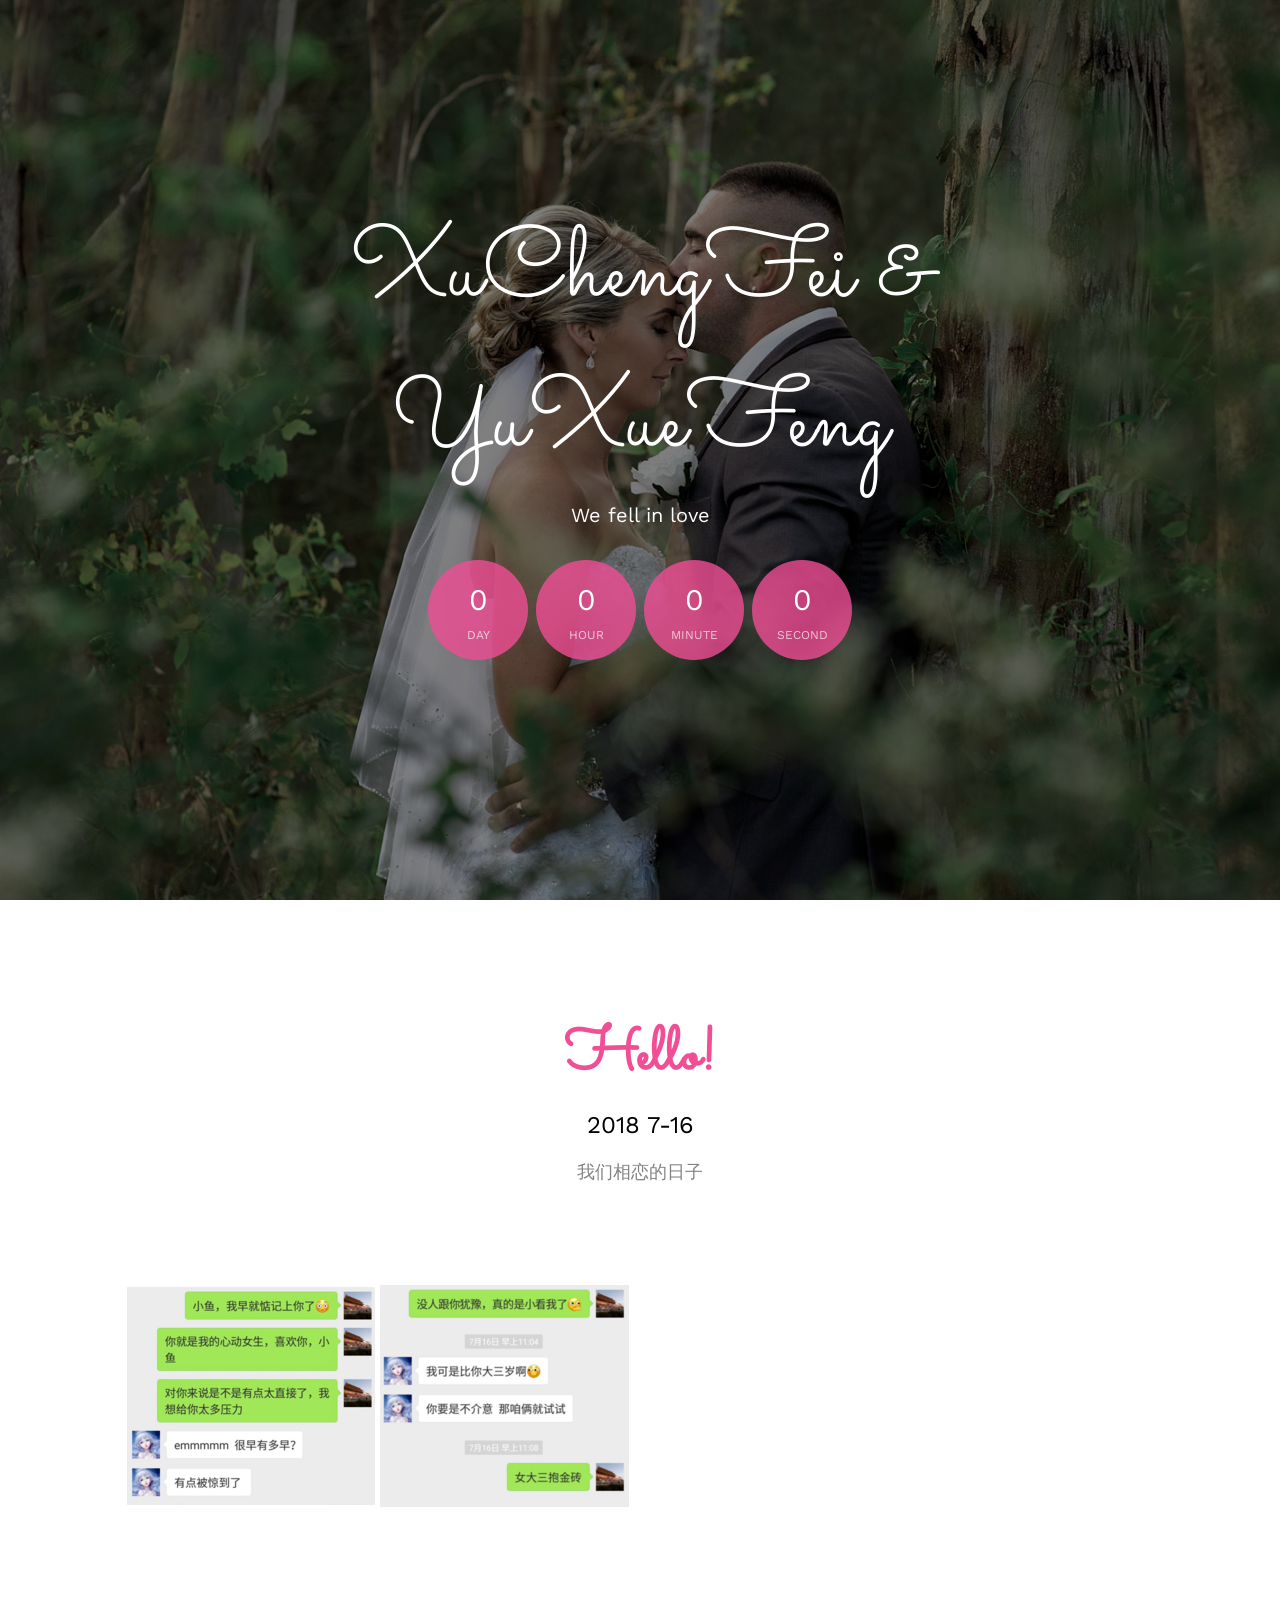
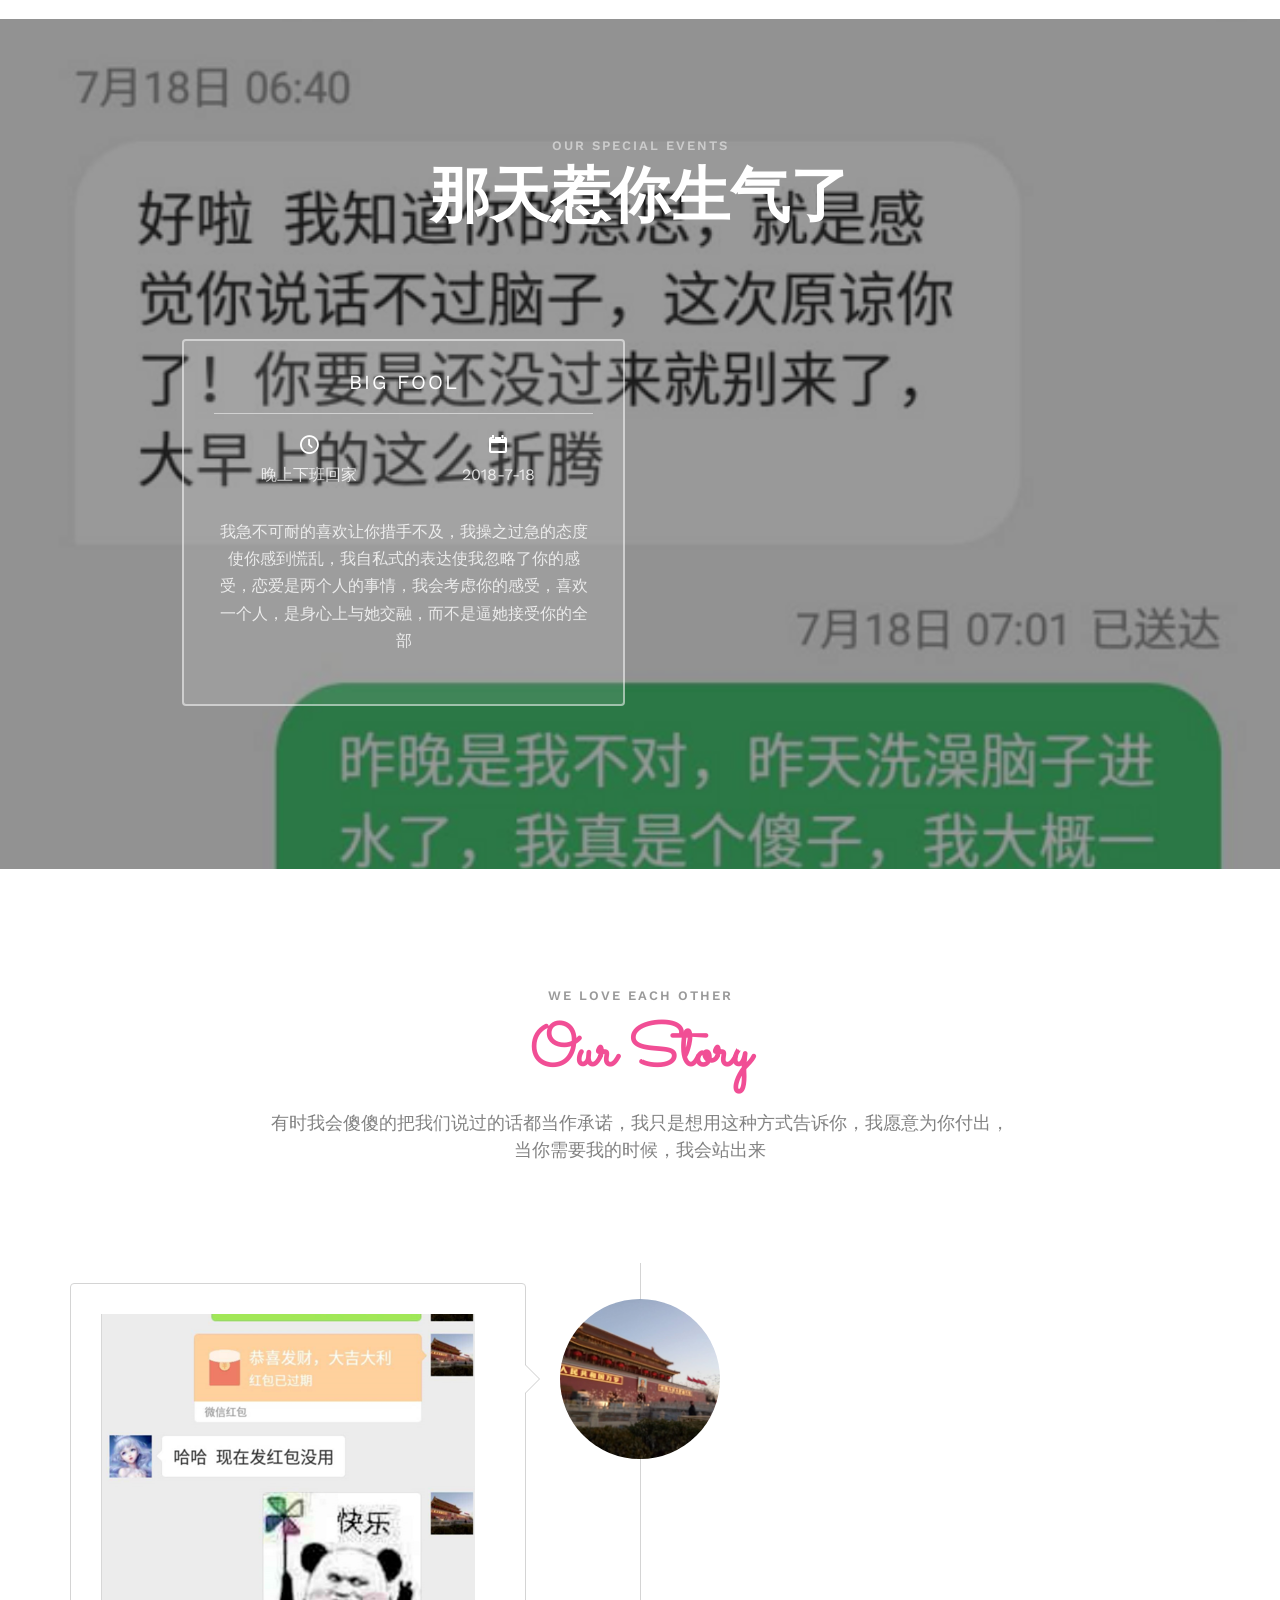
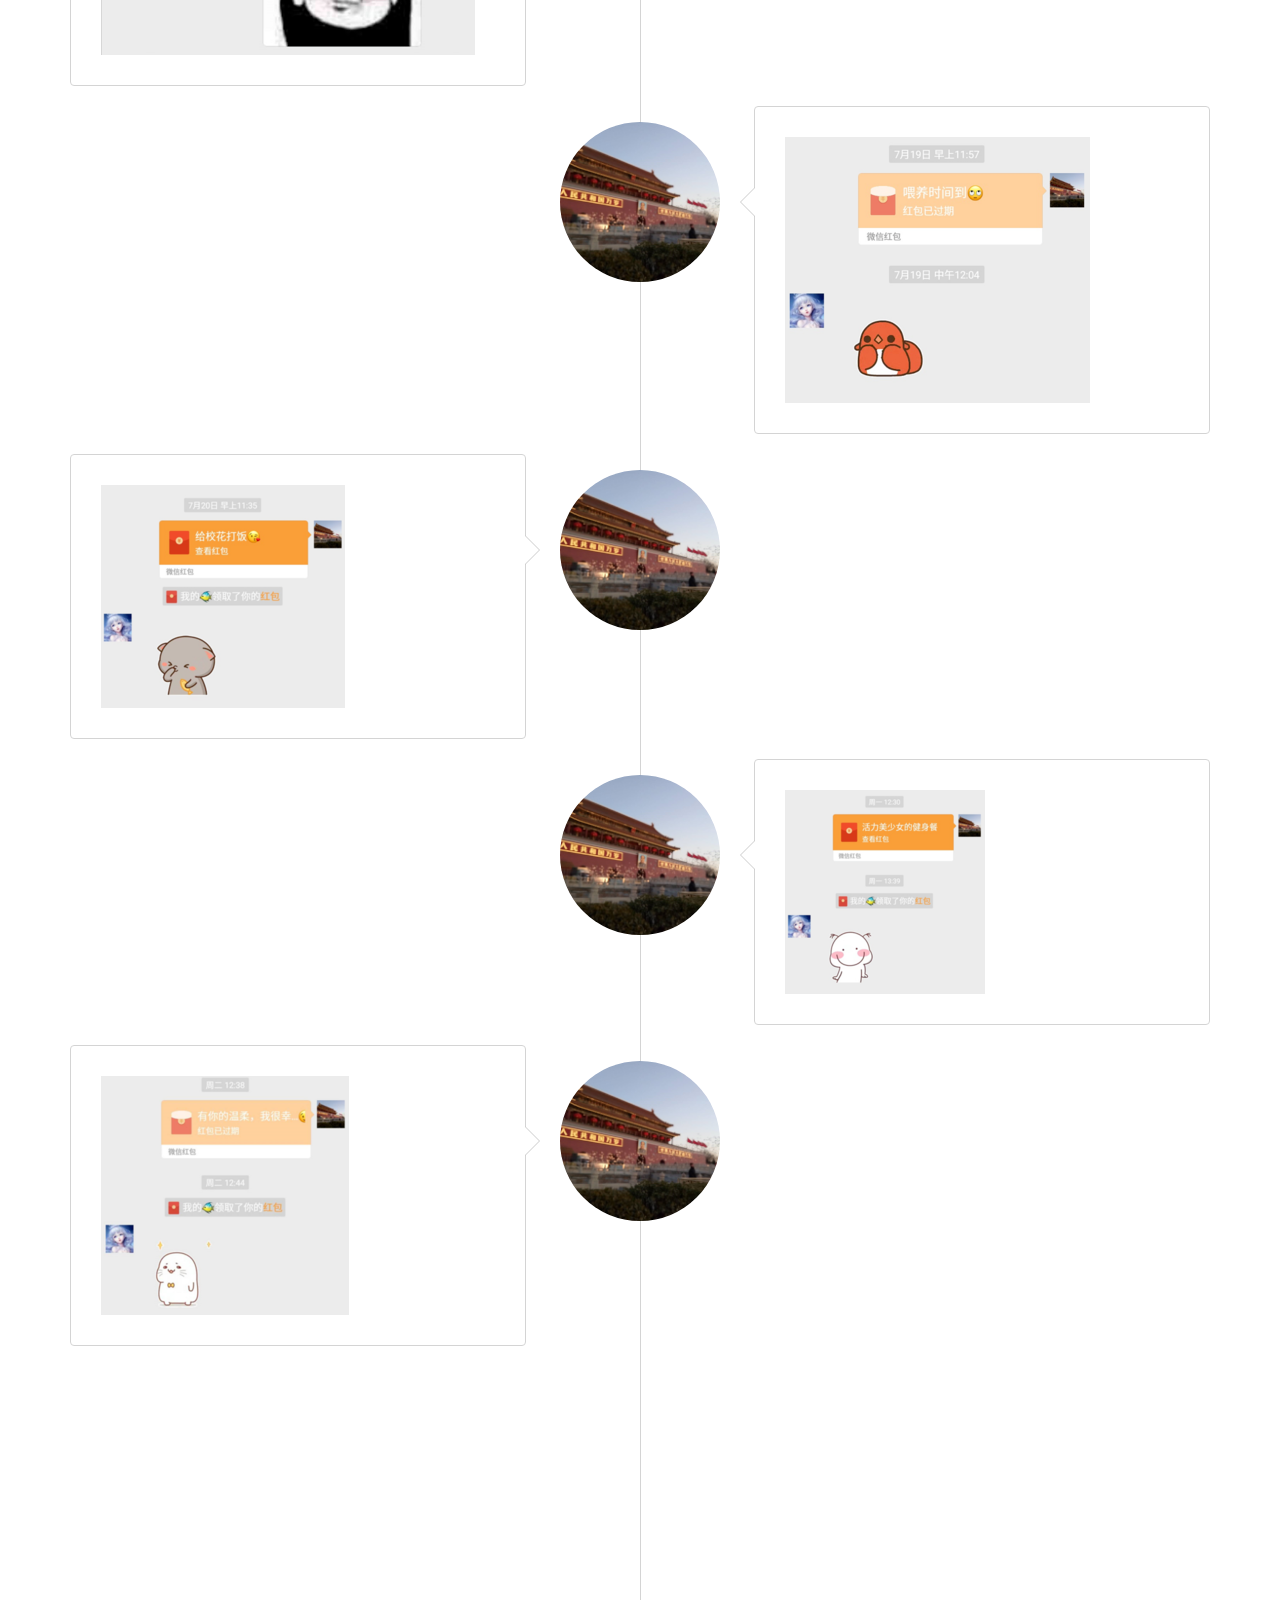
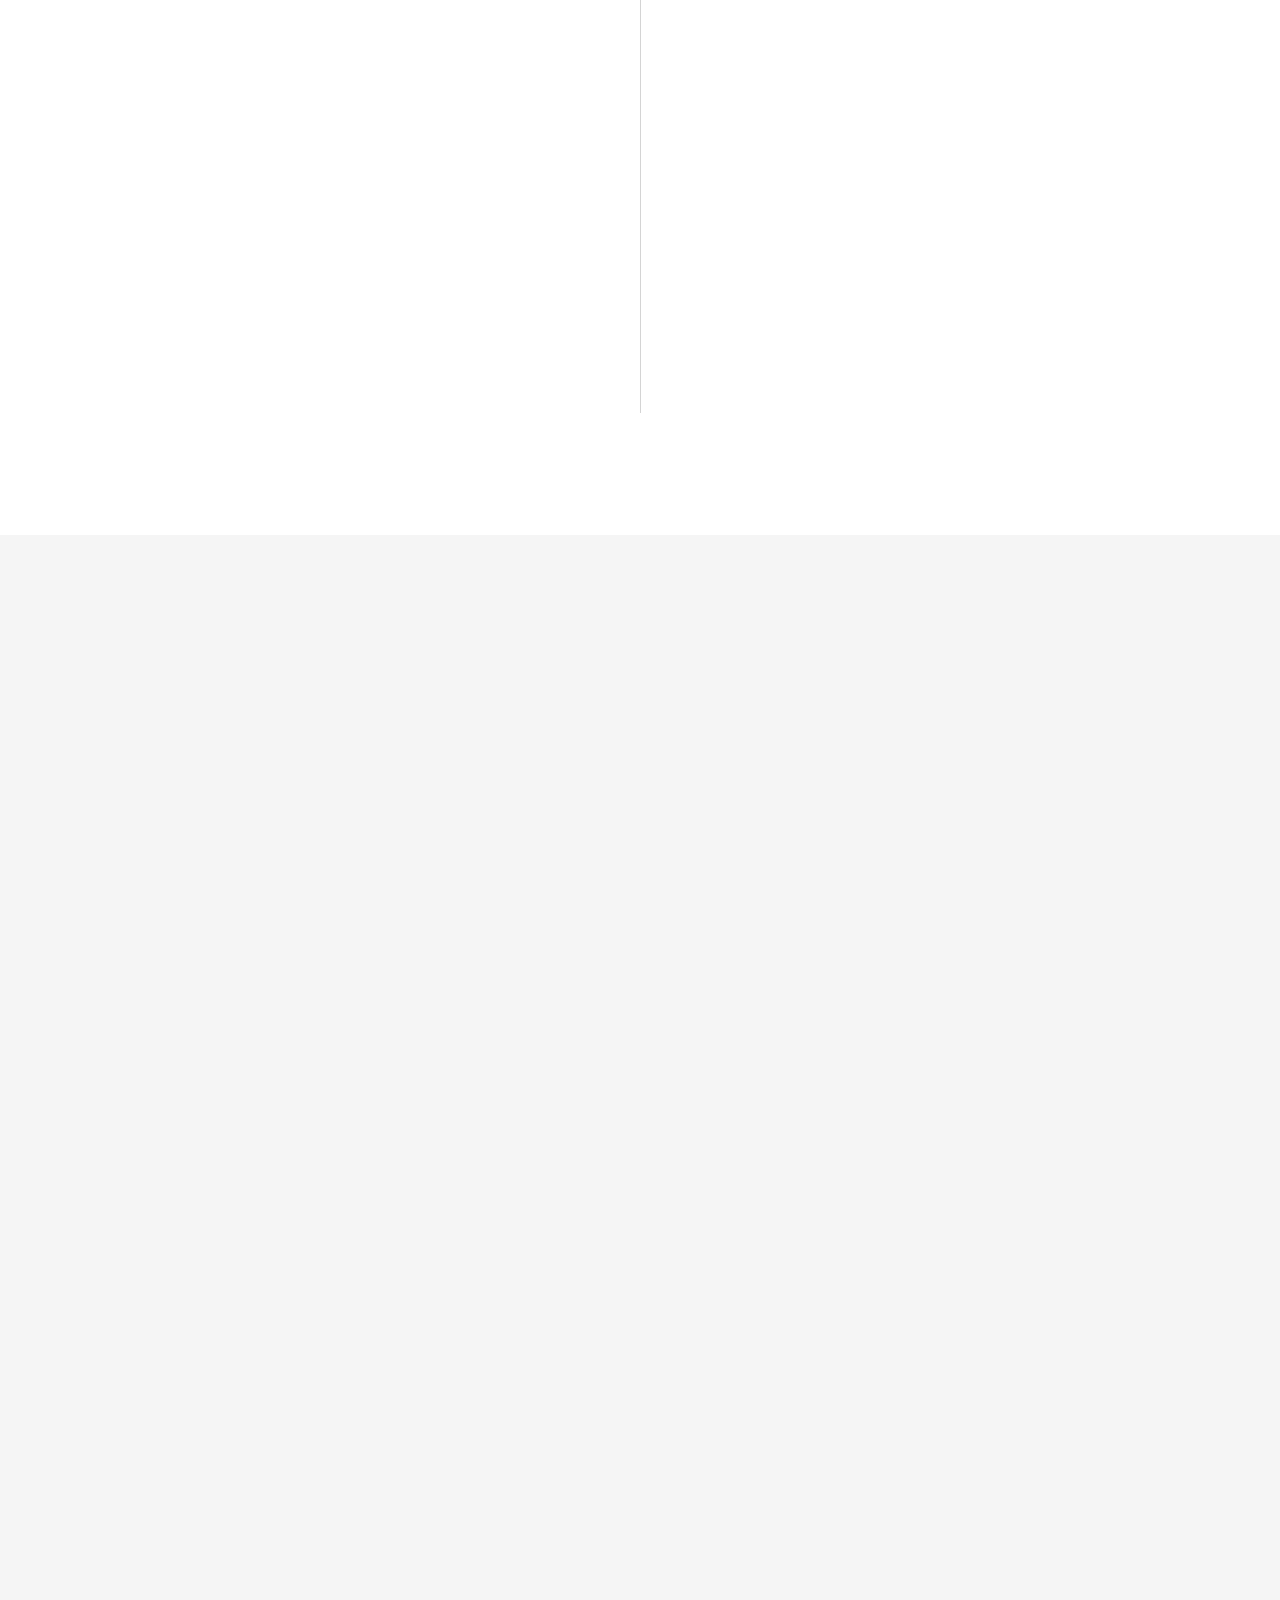
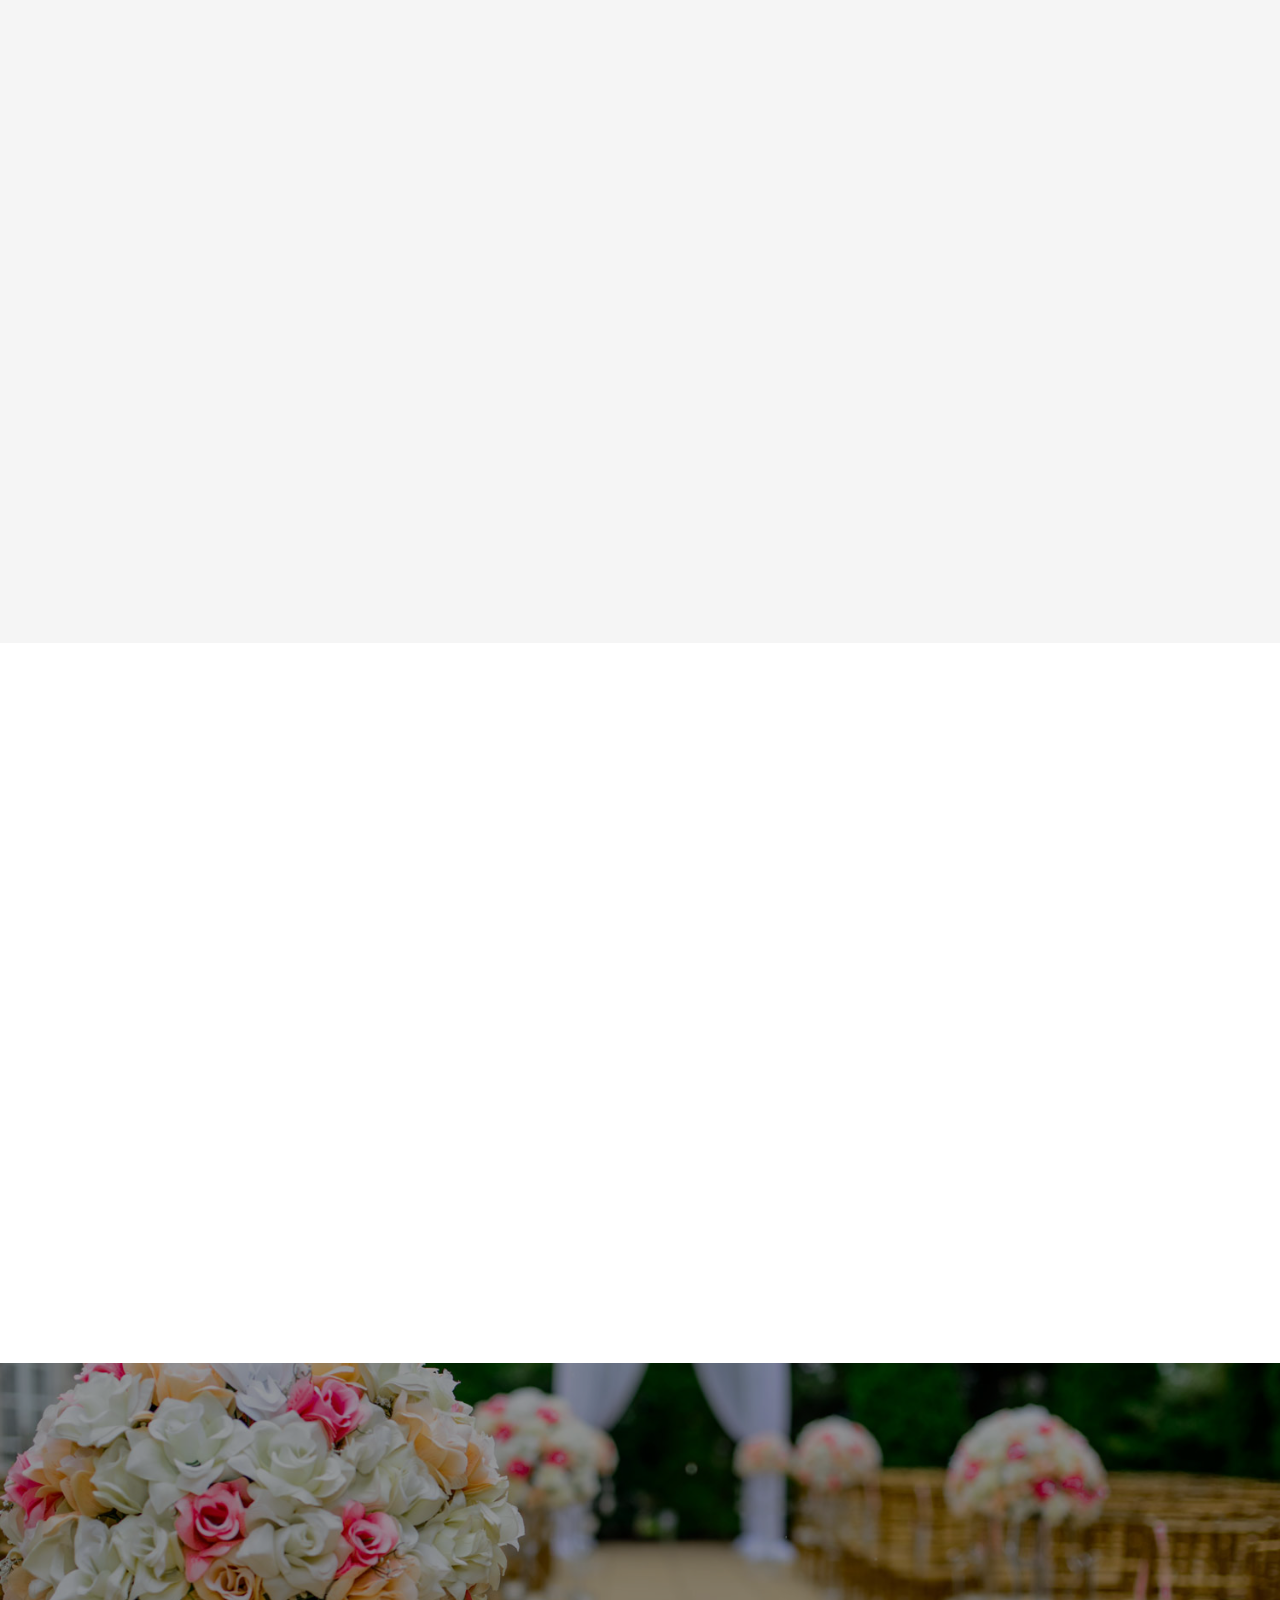
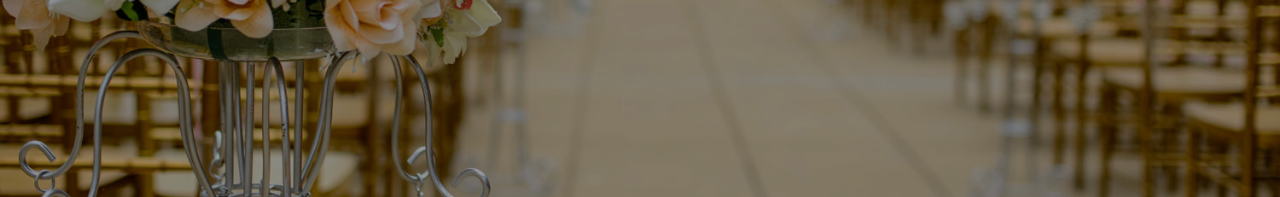
<file: index2.html>
<!DOCTYPE html>
<!--[if lt IE 7]>      <html class="no-js lt-ie9 lt-ie8 lt-ie7"> <![endif]-->
<!--[if IE 7]>         <html class="no-js lt-ie9 lt-ie8"> <![endif]-->
<!--[if IE 8]>         <html class="no-js lt-ie9"> <![endif]-->
<!--[if gt IE 8]><!--> <html class="no-js"> <!--<![endif]-->
	<head> 
	<meta charset="utf-8">
	<meta http-equiv="X-UA-Compatible" content="IE=edge">
	<title>小鱼小鱼小鱼</title>
	<meta name="viewport" content="width=device-width, initial-scale=1">
	<meta name="description" content="Free HTML5 Template by FREEHTML5.CO" />
	<meta name="keywords" content="free html5, free template, free bootstrap, html5, css3, mobile first, responsive" />
	<meta name="author" content="FREEHTML5.CO" />

  	<link rel="shortcut icon" href="images/yuhead.jpg" type="image/x-icon">

  	<!-- Facebook and Twitter integration -->
	<meta property="og:title" content=""/>
	<meta property="og:image" content=""/>
	<meta property="og:url" content=""/>
	<meta property="og:site_name" content=""/>
	<meta property="og:description" content=""/>
	<meta name="twitter:title" content="" />
	<meta name="twitter:image" content="" />
	<meta name="twitter:url" content="" />
	<meta name="twitter:card" content="" />

	<link href='https://fonts.googleapis.com/css?family=Work+Sans:400,300,600,400italic,700' rel='stylesheet' type='text/css'>
	<link href="https://fonts.googleapis.com/css?family=Sacramento" rel="stylesheet">
	
	<!-- Animate.css -->
	<link rel="stylesheet" href="css/animate.css">
	<!-- Icomoon Icon Fonts-->
	<link rel="stylesheet" href="css/icomoon.css">
	<!-- Bootstrap  -->
	<link rel="stylesheet" href="css/bootstrap.css">

	<!-- Magnific Popup -->
	<link rel="stylesheet" href="css/magnific-popup.css">

	<!-- Owl Carousel  -->
	<link rel="stylesheet" href="css/owl.carousel.min.css">
	<link rel="stylesheet" href="css/owl.theme.default.min.css">

	<!-- Theme style  -->
	<link rel="stylesheet" href="css/style.css">

	<!-- Modernizr JS -->
	<script src="js/modernizr-2.6.2.min.js"></script>
	<!-- FOR IE9 below -->
	<!--[if lt IE 9]>
	<script src="js/respond.min.js"></script>
	<![endif]-->

	</head>
	<body>
		
	<div class="fh5co-loader"></div>
	
	<div id="page">
	<!--<nav class="fh5co-nav" role="navigation">-->
		<!--<div class="container">-->
			<!--<div class="row">-->
				<!--<div class="col-xs-2">-->
					<!--<div id="fh5co-logo"><a href="index.html">Wedding<strong>.</strong></a></div>-->
				<!--</div>-->
				<!--<div class="col-xs-10 text-right menu-1">-->
					<!--<ul>-->
						<!--<li class="active"><a href="index.html">Home</a></li>-->
						<!--<li><a href="about.html">Story</a></li>-->
						<!--<li class="has-dropdown">-->
							<!--<a href="services.html">Services</a>-->
							<!--<ul class="dropdown">-->
								<!--<li><a href="#">Web Design</a></li>-->
								<!--<li><a href="#">eCommerce</a></li>-->
								<!--<li><a href="#">Branding</a></li>-->
								<!--<li><a href="#">API</a></li>-->
							<!--</ul>-->
						<!--</li>-->
						<!--<li class="has-dropdown">-->
							<!--<a href="gallery.html">Gallery</a>-->
							<!--<ul class="dropdown">-->
								<!--<li><a href="#">HTML5</a></li>-->
								<!--<li><a href="#">CSS3</a></li>-->
								<!--<li><a href="#">Sass</a></li>-->
								<!--<li><a href="#">jQuery</a></li>-->
							<!--</ul>-->
						<!--</li>-->
						<!--<li><a href="contact.html">Contact</a></li>-->
					<!--</ul>-->
				<!--</div>-->
			<!--</div>-->

		<!--</div>-->
	<!--</nav>-->

	<header id="fh5co-header" class="fh5co-cover" role="banner" style="background-image:url(images/img_bg_2.jpg);" data-stellar-background-ratio="0.5">
		<div class="overlay"></div>
		<div class="container">
			<div class="row">
				<div class="col-md-8 col-md-offset-2 text-center">
					<div class="display-t">
						<div class="display-tc animate-box" data-animate-effect="fadeIn">
							<h1>XuChengFei &amp; YuXueFeng</h1>
							<h2>We fell in love</h2>
							<div class="simply-countdown simply-countdown-one"></div>
							<!--<p><a href="#" class="btn btn-default btn-sm">Save the date</a></p>-->
						</div>
					</div>
				</div>
			</div>
		</div>
	</header>

	<div id="fh5co-couple">
		<div class="container">
			<div class="row">
				<div class="col-md-8 col-md-offset-2 text-center fh5co-heading animate-box">
					<h2>Hello!</h2>
					<h3>2018 7-16</h3>
					<p>我们相恋的日子</p>
				</div>
			</div>
			<div class="couple-wrap animate-box">
				<!--<div class="couple-half">-->
					<!--<div class="groom">-->
						<!--<img src="images/groom.jpg" alt="groom" class="img-responsive">-->
					<!--</div>-->
					<!--<div class="desc-groom">-->
						<!--<h3>Joefrey Mahusay</h3>-->
						<!--<p>Far far away, behind the word mountains, far from the countries Vokalia and Consonantia, there live the blind texts. Separated they live in Bookmarksgrove</p>-->
					<!--</div>-->
				<!--</div>-->
				<!--<p class="heart text-center"><i class="icon-heart2"></i></p>-->
				<!--<div class="couple-half">-->
					<!--<div class="bride">-->
						<!--<img src="images/bride.jpg" alt="groom" class="img-responsive">-->
					<!--</div>-->
					<!--<div class="desc-bride">-->
						<!--<h3>Sheila Mahusay</h3>-->
						<!--<p>Far far away, behind the word mountains, far from the countries Vokalia and Consonantia, there live the blind texts. Separated they live in Bookmarksgrove</p>-->
					<!--</div>-->
				<!--</div>-->
				<img src="images/表白.png" >
				<img src="images/表白成功.png" >
			</div>
		</div>
	</div>

	<div id="fh5co-event" class="fh5co-bg" style="background-image:url(images/718生气.png);">
		<div class="overlay"></div>
		<div class="container">
			<div class="row">
				<div class="col-md-8 col-md-offset-2 text-center fh5co-heading animate-box">
					<span>Our Special Events</span>
					<h2>那天惹你生气了</h2>
				</div>
			</div>
			<div class="row">
				<div class="display-t">
					<div class="display-tc">
						<div class="col-md-10 col-md-offset-1">
							<div class="col-md-6 col-sm-6 text-center" >
								<div class="event-wrap animate-box">
									<h3>big fool</h3>
									<div class="event-col">
										<i class="icon-clock"></i>
										<span>晚上下班回家</span>
									</div>
									<div class="event-col">
										<i class="icon-calendar"></i>
										<span>2018-7-18</span>
									</div>
									<p>我急不可耐的喜欢让你措手不及，我操之过急的态度使你感到慌乱，我自私式的表达使我忽略了你的感受，恋爱是两个人的事情，我会考虑你的感受，喜欢一个人，是身心上与她交融，而不是逼她接受你的全部</p>
								</div>
							</div>
							<!--<div class="col-md-6 col-sm-6 text-center">-->
								<!--<div class="event-wrap animate-box">-->
									<!--<h3>Wedding Party</h3>-->
									<!--<div class="event-col">-->
										<!--<i class="icon-clock"></i>-->
										<!--<span>7:00 PM</span>-->
										<!--<span>12:00 AM</span>-->
									<!--</div>-->
									<!--<div class="event-col">-->
										<!--<i class="icon-calendar"></i>-->
										<!--<span>Monday 28</span>-->
										<!--<span>November, 2016</span>-->
									<!--</div>-->
									<!--<p>Far far away, behind the word mountains, far from the countries Vokalia and Consonantia, there live the blind texts. Separated they live in Bookmarksgrove right at the coast of the Semantics, a large language ocean.</p>-->
								<!--</div>-->
							<!--</div>-->
						</div>
					</div>
				</div>
			</div>
		</div>
	</div>

	<div id="fh5co-couple-story">
		<div class="container">
			<div class="row">
				<div class="col-md-8 col-md-offset-2 text-center fh5co-heading animate-box">
					<span>We Love Each Other</span>
					<h2>Our Story</h2>
					<p>有时我会傻傻的把我们说过的话都当作承诺，我只是想用这种方式告诉你，我愿意为你付出，当你需要我的时候，我会站出来</p>
				</div>
			</div>
			<div class="row">
				<div class="col-md-12 col-md-offset-0">
					<ul class="timeline animate-box">
						<li class="animate-box">
							<div class="timeline-badge" style="background-image:url(images/head.png);"></div>
							<div class="timeline-panel" >
								<!--<div class="timeline-heading">-->
									<!--<h3 class="timeline-title">First We Meet</h3>-->
									<!--<span class="date">December 25, 2015</span>-->
								<!--</div>-->
								<!--<div class="timeline-body">-->
									<!--<p>Far far away, behind the word mountains, far from the countries Vokalia and Consonantia, there live the blind texts. Separated they live in Bookmarksgrove right at the coast of the Semantics, a large language ocean.</p>-->
								<!--</div>-->
								<img src="images/第一次.png" >
							</div>
						</li>
						<li class="timeline-inverted animate-box">
							<div class="timeline-badge" style="background-image:url(images/head.png);"></div>
							<div class="timeline-panel" >
								<!--<div class="timeline-heading">-->
									<!--<h3 class="timeline-title">First We Meet</h3>-->
									<!--<span class="date">December 25, 2015</span>-->
								<!--</div>-->
								<!--<div class="timeline-body">-->
									<!--<p>Far far away, behind the word mountains, far from the countries Vokalia and Consonantia, there live the blind texts. Separated they live in Bookmarksgrove right at the coast of the Semantics, a large language ocean.</p>-->
								<!--</div>-->
								<img src="images/719.png" >
							</div>
						</li>
						<li class="animate-box">
							<div class="timeline-badge" style="background-image:url(images/head.png);"></div>
							<div class="timeline-panel" >
								<!--<div class="timeline-heading">-->
									<!--<h3 class="timeline-title">First We Meet</h3>-->
									<!--<span class="date">December 25, 2015</span>-->
								<!--</div>-->
								<!--<div class="timeline-body">-->
									<!--<p>Far far away, behind the word mountains, far from the countries Vokalia and Consonantia, there live the blind texts. Separated they live in Bookmarksgrove right at the coast of the Semantics, a large language ocean.</p>-->
								<!--</div>-->
								<img src="images/720.png" >
							</div>
						</li>
						<li class="timeline-inverted animate-box">
							<div class="timeline-badge" style="background-image:url(images/head.png);"></div>
							<div class="timeline-panel" >
								<!--<div class="timeline-heading">-->
									<!--<h3 class="timeline-title">First We Meet</h3>-->
									<!--<span class="date">December 25, 2015</span>-->
								<!--</div>-->
								<!--<div class="timeline-body">-->
									<!--<p>Far far away, behind the word mountains, far from the countries Vokalia and Consonantia, there live the blind texts. Separated they live in Bookmarksgrove right at the coast of the Semantics, a large language ocean.</p>-->
								<!--</div>-->
								<img src="images/723.png" >
							</div>
						</li>
						<li class="animate-box">
							<div class="timeline-badge" style="background-image:url(images/head.png);"></div>
							<div class="timeline-panel" >
								<!--<div class="timeline-heading">-->
									<!--<h3 class="timeline-title">First We Meet</h3>-->
									<!--<span class="date">December 25, 2015</span>-->
								<!--</div>-->
								<!--<div class="timeline-body">-->
									<!--<p>Far far away, behind the word mountains, far from the countries Vokalia and Consonantia, there live the blind texts. Separated they live in Bookmarksgrove right at the coast of the Semantics, a large language ocean.</p>-->
								<!--</div>-->
								<img src="images/724.png" >
							</div>
						</li>
						<li class="timeline-inverted animate-box">
							<div class="timeline-badge" style="background-image:url(images/head.png);"></div>
							<div class="timeline-panel" >
								<!--<div class="timeline-heading">-->
									<!--<h3 class="timeline-title">First We Meet</h3>-->
									<!--<span class="date">December 25, 2015</span>-->
								<!--</div>-->
								<!--<div class="timeline-body">-->
									<!--<p>Far far away, behind the word mountains, far from the countries Vokalia and Consonantia, there live the blind texts. Separated they live in Bookmarksgrove right at the coast of the Semantics, a large language ocean.</p>-->
								<!--</div>-->
								<img src="images/725.png" >
							</div>
						</li>
							<li class="animate-box">
							<div class="timeline-badge" style="background-image:url(images/head.png);"></div>
							<div class="timeline-panel" >
								<!--<div class="timeline-heading">-->
									<!--<h3 class="timeline-title">First We Meet</h3>-->
									<!--<span class="date">December 25, 2015</span>-->
								<!--</div>-->
								<!--<div class="timeline-body">-->
									<!--<p>Far far away, behind the word mountains, far from the countries Vokalia and Consonantia, there live the blind texts. Separated they live in Bookmarksgrove right at the coast of the Semantics, a large language ocean.</p>-->
								<!--</div>-->
								<img src="images/726.png" >
							</div>
						</li>
						<!--<li class="timeline-inverted animate-box">-->
							<!--<div class="timeline-badge" style="background-image:url(images/couple-2.jpg);"></div>-->
							<!--<div class="timeline-panel">-->
								<!--<div class="timeline-heading">-->
									<!--<h3 class="timeline-title">First Date</h3>-->
									<!--<span class="date">December 28, 2015</span>-->
								<!--</div>-->
								<!--<div class="timeline-body">-->
									<!--<p>Far far away, behind the word mountains, far from the countries Vokalia and Consonantia, there live the blind texts. Separated they live in Bookmarksgrove right at the coast of the Semantics, a large language ocean.</p>-->
								<!--</div>-->
							<!--</div>-->
						<!--</li>-->
						<!--<li class="animate-box">-->
							<!--<div class="timeline-badge" style="background-image:url(images/couple-3.jpg);"></div>-->
							<!--<div class="timeline-panel">-->
								<!--<div class="timeline-heading">-->
									<!--<h3 class="timeline-title">In A Relationship</h3>-->
									<!--<span class="date">January 1, 2016</span>-->
								<!--</div>-->
								<!--<div class="timeline-body">-->
									<!--<p>Far far away, behind the word mountains, far from the countries Vokalia and Consonantia, there live the blind texts. Separated they live in Bookmarksgrove right at the coast of the Semantics, a large language ocean.</p>-->
								<!--</div>-->
							<!--</div>-->
						<!--</li>-->
			    	</ul>
				</div>
			</div>
		</div>
	</div>
	<div id="fh5co-gallery" class="fh5co-section-gray">
		<div class="container">
			<div class="row">
				<div class="col-md-8 col-md-offset-2 text-center fh5co-heading animate-box">
					<span>Our Memories</span>
					<h2>Concern</h2>
					<p>你的温柔体贴在我心里意义非凡</p>
				</div>
			</div>
			<div class="row row-bottom-padded-md">
				<div class="col-md-12">
					<ul id="fh5co-gallery-list">
						
						<li class="one-third animate-box" data-animate-effect="fadeIn" style="background-image: url(images/给我买水杯.png); ">
						<a href="images/gallery-1.jpg">
							<div class="case-studies-summary">
								<!--<span>14 Photos</span>-->
								<h2>水杯</h2>
							</div>
						</a>
					</li>
					<li class="one-third animate-box" data-animate-effect="fadeIn" style="background-image: url(images/禁烟.png); ">
						<a href="#" class="color-2">
							<div class="case-studies-summary">
								<h2>管我抽烟</h2>
							</div>
						</a>
					</li>


					<li class="one-third animate-box" data-animate-effect="fadeIn" style="background-image: url(images/你是真的吗？.png); ">
						<a href="#" class="color-3">
							<div class="case-studies-summary">
								<h2>抽出时间陪我？？？</h2>
							</div>
						</a>
					</li>
					<li class="one-third animate-box" data-animate-effect="fadeIn" style="background-image: url(images/泡到现任.png); ">
						<a href="#" class="color-4">
							<div class="case-studies-summary">
								<h2>冷过前任，泡到现任</h2>
							</div>
						</a>
					</li>

						<li class="one-third animate-box" data-animate-effect="fadeIn" style="background-image: url(images/泰拳.png); ">
							<a href="#" class="color-3">
								<div class="case-studies-summary">
									<h2>学泰拳</h2>
								</div>
							</a>
						</li>
						<li class="one-third animate-box" data-animate-effect="fadeIn" style="background-image: url(images/趟水.png); ">
							<a href="#" class="color-4">
								<div class="case-studies-summary">
									<h2>导火索</h2>
								</div>
							</a>
						</li>

						<li class="one-third animate-box" data-animate-effect="fadeIn" style="background-image: url(images/依靠.png); ">
							<a href="#" class="color-4">
								<div class="case-studies-summary">
									<h2>依靠</h2>
								</div>
							</a>
						</li>

						<li class="one-third animate-box" data-animate-effect="fadeIn" style="background-image: url(images/支架.png); ">
							<a href="#" class="color-5">
								<div class="case-studies-summary">
									<h2>支架</h2>
								</div>
							</a>
						</li>
						<li class="one-third animate-box" data-animate-effect="fadeIn" style="background-image: url(images/今年陪你.png); ">
							<a href="#" class="color-6">
								<div class="case-studies-summary">
									<h2>今年有我陪你</h2>
								</div>
							</a>
						</li>
					</ul>		
				</div>
			</div>
		</div>
	</div>

	<!--<div id="fh5co-counter" class="fh5co-bg fh5co-counter" style="background-image:url(images/img_bg_5.jpg);">-->
		<!--<div class="overlay"></div>-->
		<!--<div class="container">-->
			<!--<div class="row">-->
				<!--<div class="display-t">-->
					<!--<div class="display-tc">-->
						<!--&lt;!&ndash;<div class="col-md-3 col-sm-6 animate-box">&ndash;&gt;-->
							<!--&lt;!&ndash;<div class="feature-center">&ndash;&gt;-->
								<!--&lt;!&ndash;<span class="icon">&ndash;&gt;-->
									<!--&lt;!&ndash;<i class="icon-users"></i>&ndash;&gt;-->
								<!--&lt;!&ndash;</span>&ndash;&gt;-->

								<!--&lt;!&ndash;<span class="counter js-counter" data-from="0" data-to="500" data-speed="5000" data-refresh-interval="50">1</span>&ndash;&gt;-->
								<!--&lt;!&ndash;<span class="counter-label">Estimated Guest</span>&ndash;&gt;-->

							<!--&lt;!&ndash;</div>&ndash;&gt;-->
						<!--&lt;!&ndash;</div>&ndash;&gt;-->
						<!--&lt;!&ndash;<div class="col-md-3 col-sm-6 animate-box">&ndash;&gt;-->
							<!--&lt;!&ndash;<div class="feature-center">&ndash;&gt;-->
								<!--&lt;!&ndash;<span class="icon">&ndash;&gt;-->
									<!--&lt;!&ndash;<i class="icon-user"></i>&ndash;&gt;-->
								<!--&lt;!&ndash;</span>&ndash;&gt;-->

								<!--&lt;!&ndash;<span class="counter js-counter" data-from="0" data-to="1000" data-speed="5000" data-refresh-interval="50">1</span>&ndash;&gt;-->
								<!--&lt;!&ndash;<span class="counter-label">We Catter</span>&ndash;&gt;-->
							<!--&lt;!&ndash;</div>&ndash;&gt;-->
						<!--&lt;!&ndash;</div>&ndash;&gt;-->
						<!--<div class="col-md-3 col-sm-6 animate-box">-->
							<!--<div class="feature-center">-->
								<!--<span class="icon">-->
									<!--<i class="icon-calendar"></i>-->
								<!--</span>-->
								<!--<span class="counter js-counter" data-from="0" data-to="12" data-speed="5000" data-refresh-interval="50">1</span>-->
								<!--<span class="counter-label">我们相处了12天了</span>-->
							<!--</div>-->
						<!--</div>-->
						<!--&lt;!&ndash;<div class="col-md-3 col-sm-6 animate-box">&ndash;&gt;-->
							<!--&lt;!&ndash;<div class="feature-center">&ndash;&gt;-->
								<!--&lt;!&ndash;<span class="icon">&ndash;&gt;-->
									<!--&lt;!&ndash;<i class="icon-clock"></i>&ndash;&gt;-->
								<!--&lt;!&ndash;</span>&ndash;&gt;-->

								<!--&lt;!&ndash;<span class="counter js-counter" data-from="0" data-to="2345" data-speed="5000" data-refresh-interval="50">1</span>&ndash;&gt;-->
								<!--&lt;!&ndash;<span class="counter-label">Hours Spent</span>&ndash;&gt;-->

							<!--&lt;!&ndash;</div>&ndash;&gt;-->
						<!--&lt;!&ndash;</div>&ndash;&gt;-->
					<!--</div>-->
				<!--</div>-->
			<!--</div>-->
		<!--</div>-->
	<!--</div>-->

	<div id="fh5co-testimonial">
		<div class="container">
			<div class="row">
				<div class="row animate-box">
					<div class="col-md-8 col-md-offset-2 text-center fh5co-heading">
						<span>Best Wishes</span>
						<h2>Where we've been</h2>
					</div>
				</div>
				<div class="row">
					<div class="col-md-12 animate-box">
						<div class="wrap-testimony">
							<div class="owl-carousel-fullwidth">
								<div class="item">
									<div class="testimony-slide active text-center">
										<figure>
											<img src="images/couple-1.jpg" alt="user">
										</figure>
										<span>四川人火锅</span>
										<blockquote>
											<p>"想想以前有点傻"</p>
										</blockquote>
									</div>
								</div>
								<div class="item">
									<div class="testimony-slide active text-center">
										<figure>
											<img src="images/couple-3.jpg" alt="user">
										</figure>
										<span>朝阳大悦城</span>
										<blockquote>
											<p>"你在认真的看电影"</p>
										</blockquote>
									</div>
								</div>
								<div class="item">
									<div class="testimony-slide active text-center">
										<figure>
											<img src="images/couple-2.jpg" alt="user">
										</figure>
										<span>绿茶餐厅</span>
										<blockquote>
											<p>"环境美，人更美"</p>
										</blockquote>
									</div>
								</div>
								<div class="item">
									<div class="testimony-slide active text-center">
										<figure>
											<img src="images/couple-3.jpg" alt="user">
										</figure>
										<span>不知名的骨头馆</span>
										<blockquote>
											<p>"那天让你受委屈了"</p>
										</blockquote>
									</div>
								</div>
								<div class="item">
									<div class="testimony-slide active text-center">
										<figure>
											<img src="images/couple-3.jpg" alt="user">
										</figure>
										<span>不知名的面馆</span>
										<blockquote>
											<p>"最好吃的一顿饺子"</p>
										</blockquote>
									</div>
								</div>
								<div class="item">
									<div class="testimony-slide active text-center">
										<figure>
											<img src="images/couple-3.jpg" alt="user">
										</figure>
										<span>敬请期待</span>
										<blockquote>
											<p>"小鱼，来日方长"</p>
										</blockquote>
									</div>
								</div>
							</div>
						</div>
					</div>
				</div>
			</div>
		</div>
	</div>

	<!--<div id="fh5co-services" class="fh5co-section-gray">-->
		<!--<div class="container">-->

			<!--<div class="row animate-box">-->
				<!--<div class="col-md-8 col-md-offset-2 text-center fh5co-heading">-->
					<!--<h2>We Offer Services</h2>-->
					<!--<p>Dignissimos asperiores vitae velit veniam totam fuga molestias accusamus alias autem provident. Odit ab aliquam dolor eius.</p>-->
				<!--</div>-->
			<!--</div>-->

			<!--<div class="row">-->
				<!--<div class="col-md-6">-->
					<!--<div class="feature-left animate-box" data-animate-effect="fadeInLeft">-->
						<!--<span class="icon">-->
							<!--<i class="icon-calendar"></i>-->
						<!--</span>-->
						<!--<div class="feature-copy">-->
							<!--<h3>We Organized Events</h3>-->
							<!--<p>Facilis ipsum reprehenderit nemo molestias. Aut cum mollitia reprehenderit. Eos cumque dicta adipisci architecto culpa amet.</p>-->
						<!--</div>-->
					<!--</div>-->

					<!--<div class="feature-left animate-box" data-animate-effect="fadeInLeft">-->
						<!--<span class="icon">-->
							<!--<i class="icon-image"></i>-->
						<!--</span>-->
						<!--<div class="feature-copy">-->
							<!--<h3>Photoshoot</h3>-->
							<!--<p>Facilis ipsum reprehenderit nemo molestias. Aut cum mollitia reprehenderit. Eos cumque dicta adipisci architecto culpa amet.</p>-->
						<!--</div>-->
					<!--</div>-->

					<!--<div class="feature-left animate-box" data-animate-effect="fadeInLeft">-->
						<!--<span class="icon">-->
							<!--<i class="icon-video"></i>-->
						<!--</span>-->
						<!--<div class="feature-copy">-->
							<!--<h3>Video Editing</h3>-->
							<!--<p>Facilis ipsum reprehenderit nemo molestias. Aut cum mollitia reprehenderit. Eos cumque dicta adipisci architecto culpa amet.</p>-->
						<!--</div>-->
					<!--</div>-->

				<!--</div>-->

				<!--<div class="col-md-6 animate-box">-->
					<!--<div class="fh5co-video fh5co-bg" style="background-image: url(images/img_bg_3.jpg); ">-->
						<!--<a href="https://vimeo.com/channels/staffpicks/93951774" class="popup-vimeo"><i class="icon-video2"></i></a>-->
						<!--<div class="overlay"></div>-->
					<!--</div>-->
				<!--</div>-->
			<!--</div>-->


		<!--</div>-->
	<!--</div>-->


	<div id="fh5co-started" class="fh5co-bg" style="background-image:url(images/img_bg_4.jpg);">
		<div class="overlay"></div>
		<div class="container">
			<div class="row animate-box">
				<div class="col-md-8 col-md-offset-2 text-center fh5co-heading">
					<h2>Do you care about me?</h2>
					<h2>幸运能遇见你</h2>
				</div>
			</div>
			<!--<div class="row animate-box">-->
				<!--<div class="col-md-10 col-md-offset-1">-->
					<!--<form class="form-inline">-->
						<!--<div class="col-md-4 col-sm-4">-->
							<!--<div class="form-group">-->
								<!--<label for="name" class="sr-only">Name</label>-->
								<!--<input type="name" class="form-control" id="name" placeholder="Name">-->
							<!--</div>-->
						<!--</div>-->
						<!--<div class="col-md-4 col-sm-4">-->
							<!--<div class="form-group">-->
								<!--<label for="email" class="sr-only">Email</label>-->
								<!--<input type="email" class="form-control" id="email" placeholder="Email">-->
							<!--</div>-->
						<!--</div>-->
						<!--<div class="col-md-4 col-sm-4">-->
							<!--<button type="submit" class="btn btn-default btn-block">I am Attending</button>-->
						<!--</div>-->
					<!--</form>-->
				<!--</div>-->
			<!--</div>-->
		</div>
	</div>

	<!--<footer id="fh5co-footer" role="contentinfo">-->
		<!--<div class="container">-->

			<!--<div class="row copyright">-->
				<!--<div class="col-md-12 text-center">-->
					<!--<p>-->
						<!--<small class="block">&copy; 2016 Free HTML5. All Rights Reserved.</small> -->
						<!--<small class="block">More Templates <a href="http://www.cssmoban.com/" target="_blank" title="模板之家">模板之家</a> - Collect from <a href="http://www.cssmoban.com/" title="网页模板" target="_blank">网页模板</a></small>-->
					<!--</p>-->
					<!--<p>-->
						<!--<ul class="fh5co-social-icons">-->
							<!--<li><a href="#"><i class="icon-twitter"></i></a></li>-->
							<!--<li><a href="#"><i class="icon-facebook"></i></a></li>-->
							<!--<li><a href="#"><i class="icon-linkedin"></i></a></li>-->
							<!--<li><a href="#"><i class="icon-dribbble"></i></a></li>-->
						<!--</ul>-->
					<!--</p>-->
				<!--</div>-->
			<!--</div>-->

		<!--</div>-->
	<!--</footer>-->
	<!--</div>-->

	<div class="gototop js-top">
		<a href="#" class="js-gotop"><i class="icon-arrow-up"></i></a>
	</div>
	
	<!-- jQuery -->
	<script src="js/jquery.min.js"></script>
	<!-- jQuery Easing -->
	<script src="js/jquery.easing.1.3.js"></script>
	<!-- Bootstrap -->
	<script src="js/bootstrap.min.js"></script>
	<!-- Waypoints -->
	<script src="js/jquery.waypoints.min.js"></script>
	<!-- Carousel -->
	<script src="js/owl.carousel.min.js"></script>
	<!-- countTo -->
	<script src="js/jquery.countTo.js"></script>

	<!-- Stellar -->
	<script src="js/jquery.stellar.min.js"></script>
	<!-- Magnific Popup -->
	<script src="js/jquery.magnific-popup.min.js"></script>
	<script src="js/magnific-popup-options.js"></script>

	<!-- // <script src="https://cdnjs.cloudflare.com/ajax/libs/prism/0.0.1/prism.min.js"></script> -->
	<script src="js/simplyCountdown.js"></script>
	<!-- Main -->
	<script src="js/main.js"></script>

	<script>
    var d = new Date(new Date().getTime() + 200 * 120 * 120 * 2000);

    // default example
    simplyCountdown('.simply-countdown-one', {
        year: d.getFullYear(),
        month: d.getMonth() + 1,
        day: d.getDate()
    });

    //jQuery example
    $('#simply-countdown-losange').simplyCountdown({
        year: d.getFullYear(),
        month: d.getMonth() + 1,
        day: d.getDate(),
        enableUtc: false
    });
</script>
</body>
</html>
</file>
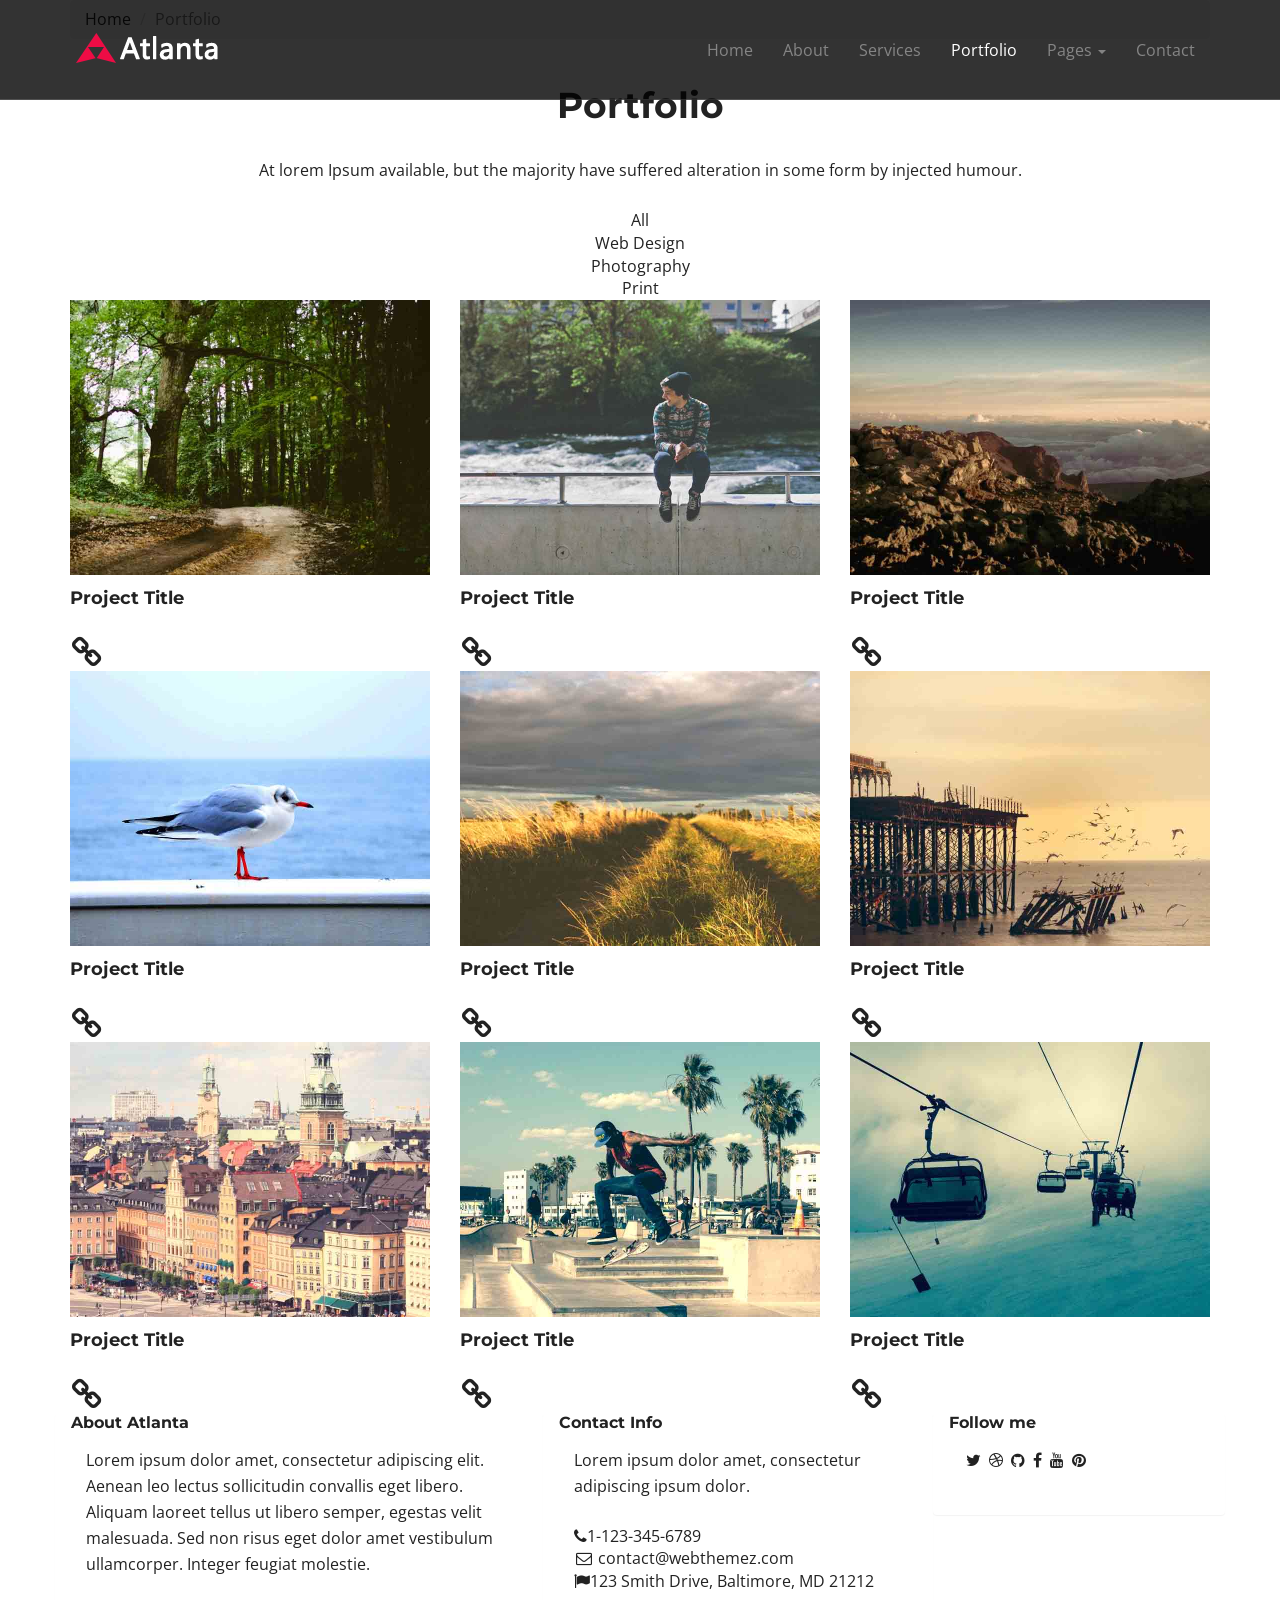
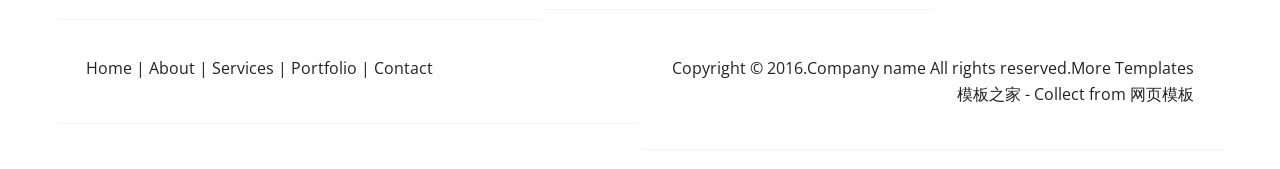
<file: portfolio.html>
<!DOCTYPE html>
<html lang="en">
<head>
	<meta charset="utf-8">
	<meta name="viewport"    content="width=device-width, initial-scale=1.0">
	<meta name="description" content="Atlanta is a modern and fully responsive Template by WebThemez.">
	<meta name="author" content="webThemez.com">	
	<title>Atlanta</title>
	<link rel="favicon" href="assets/images/favicon.png">	
	<link rel="stylesheet" media="screen" href="https://fonts.googleapis.com/css?family=Open+Sans:300,400,700">
	<link rel="stylesheet" href="assets/css/bootstrap.min.css">
	<link rel="stylesheet" href="assets/css/font-awesome.min.css">
	<!-- Custom styles for our template -->
	<link rel="stylesheet" href="assets/css/bootstrap-theme.css" media="screen" >
    <link rel="stylesheet" type="text/css" href="assets/css/isotope.css" media="screen" />
    <link rel="stylesheet" href="assets/js/fancybox/jquery.fancybox.css" type="text/css" media="screen" />
	<link rel="stylesheet" href="assets/css/style.css">
	<!-- HTML5 shim and Respond.js IE8 support of HTML5 elements and media queries -->
	<!--[if lt IE 9]>
	<script src="assets/js/html5shiv.js"></script>
	<script src="assets/js/respond.min.js"></script>
	<![endif]-->
</head>

<body>
	<!-- Fixed navbar -->
	<div class="navbar navbar-inverse navbar-fixed-top headroom" >
		<div class="container">
			<div class="navbar-header">
				<!-- Button for smallest screens -->
				<button type="button" class="navbar-toggle" data-toggle="collapse" data-target=".navbar-collapse"><span class="icon-bar"></span> <span class="icon-bar"></span> <span class="icon-bar"></span> </button>
				<a class="navbar-brand" href="index.html"><img src="assets/images/logo.png" alt="Atlanta HTML5 template"></a>
			</div>
			<div class="navbar-collapse collapse">
				<ul class="nav navbar-nav pull-right">
					<li><a href="index.html">Home</a></li>
					<li><a href="about.html">About</a></li><li><a href="services.html">Services</a></li>
					<li class="active"><a href="portfolio.html">Portfolio</a></li>
					<li class="dropdown">
						<a href="#" class="dropdown-toggle" data-toggle="dropdown">Pages <b class="caret"></b></a>
						<ul class="dropdown-menu">
							<li><a href="sidebar-right.html">Right Sidebar</a></li>
							<li><a href="#">Dummy Link1</a></li>
							<li><a href="#">Dummy Link2</a></li>
							<li><a href="#">Dummy Link3</a></li>
						</ul>
					</li>
					<li><a href="contact.html">Contact</a></li>
					
				</ul>
			</div><!--/.nav-collapse -->
		</div>
	</div> 
	<!-- /.navbar -->

	<header id="head" class="secondary"></header>

	<!-- container -->
	<div class="container">

		<ol class="breadcrumb">
			<li><a href="index.html">Home</a></li>
			<li class="active">Portfolio</li>
		</ol>

		<div class="row">
			 <section id="portfolio" class="page-section section appear clearfix">
        <div class="container">
            <div class="heading text-center">
                <!-- Heading -->
                <h2>Portfolio</h2>
                <p>At lorem Ipsum available, but the majority have suffered alteration in some form by injected humour.</p>
            </div>

            <div class="row">
                <nav id="filter" class="col-md-12 text-center">
                    <ul>
                        <li><a href="#" class="current btn-theme btn-small" data-filter="*">All</a></li>
                        <li><a href="#" class="btn-theme btn-small" data-filter=".webdesign">Web Design</a></li>
                        <li><a href="#" class="btn-theme btn-small" data-filter=".photography">Photography</a></li>
                        <li><a href="#" class="btn-theme btn-small" data-filter=".print">Print</a></li>
                    </ul>
                </nav>
                <div class="col-md-12">
                    <div class="row">
                        <div class="portfolio-items isotopeWrapper clearfix" id="3">

                            <article class="col-sm-4 isotopeItem webdesign">
                                <div class="portfolio-item">
                                    <img src="assets/images/portfolio/img1.jpg" alt="" />
                                    <div class="portfolio-desc align-center">
                                        <div class="folio-info">
                                            <a href="assets/images/portfolio/img1.jpg" class="fancybox">
                                                <h5>Project Title</h5>
                                                <i class="fa fa-link fa-2x"></i></a>
                                        </div>
                                    </div>
                                </div>
                            </article>

                            <article class="col-sm-4 isotopeItem photography">
                                <div class="portfolio-item">
                                    <img src="assets/images/portfolio/img2.jpg" alt="" />
                                    <div class="portfolio-desc align-center">
                                        <div class="folio-info">
                                            <a href="assets/images/portfolio/img2.jpg" class="fancybox">
                                                <h5>Project Title</h5>
                                                <i class="fa fa-link fa-2x"></i></a>
                                        </div>
                                    </div>
                                </div>
                            </article>


                            <article class="col-sm-4 isotopeItem photography">
                                <div class="portfolio-item">
                                    <img src="assets/images/portfolio/img3.jpg" alt="" />
                                    <div class="portfolio-desc align-center">
                                        <div class="folio-info">
                                            <a href="assets/images/portfolio/img3.jpg" class="fancybox">
                                                <h5>Project Title</h5>
                                                <i class="fa fa-link fa-2x"></i></a>
                                        </div>
                                    </div>
                                </div>
                            </article>

                            <article class="col-sm-4 isotopeItem print">
                                <div class="portfolio-item">
                                    <img src="assets/images/portfolio/img4.jpg" alt="" />
                                    <div class="portfolio-desc align-center">
                                        <div class="folio-info">
                                            <a href="assets/images/portfolio/img4.jpg" class="fancybox">
                                                <h5>Project Title</h5>
                                                <i class="fa fa-link fa-2x"></i></a>
                                        </div>
                                    </div>
                                </div>
                            </article>

                            <article class="col-sm-4 isotopeItem photography">
                                <div class="portfolio-item">
                                    <img src="assets/images/portfolio/img5.jpg" alt="" />
                                    <div class="portfolio-desc align-center">
                                        <div class="folio-info">
                                            <a href="assets/images/portfolio/img5.jpg" class="fancybox">
                                                <h5>Project Title</h5>
                                                <i class="fa fa-link fa-2x"></i></a>
                                        </div>
                                    </div>
                                </div>
                            </article>

                            <article class="col-sm-4 isotopeItem webdesign">
                                <div class="portfolio-item">
                                    <img src="assets/images/portfolio/img6.jpg" alt="" />
                                    <div class="portfolio-desc align-center">
                                        <div class="folio-info">
                                            <a href="assets/images/portfolio/img6.jpg" class="fancybox">
                                                <h5>Project Title</h5>
                                                <i class="fa fa-link fa-2x"></i></a>
                                        </div>
                                    </div>
                                </div>
                            </article>

                            <article class="col-sm-4 isotopeItem print">
                                <div class="portfolio-item">
                                    <img src="assets/images/portfolio/img7.jpg" alt="" />
                                    <div class="portfolio-desc align-center">
                                        <div class="folio-info">
                                            <a href="images/portfolio/img7.jpg" class="fancybox">
                                                <h5>Project Title</h5>
                                                <i class="fa fa-link fa-2x"></i></a>
                                        </div>
                                    </div>
                                </div>
                            </article>

                            <article class="col-sm-4 isotopeItem photography">
                                <div class="portfolio-item">
                                    <img src="assets/images/portfolio/img8.jpg" alt="" />
                                    <div class="portfolio-desc align-center">
                                        <div class="folio-info">
                                            <a href="images/portfolio/img8.jpg" class="fancybox">
                                                <h5>Project Title</h5>
                                                <i class="fa fa-link fa-2x"></i></a>
                                        </div>
                                    </div>
                                </div>
                            </article>

                            <article class="col-sm-4 isotopeItem print">
                                <div class="portfolio-item">
                                    <img src="assets/images/portfolio/img9.jpg" alt="" />
                                    <div class="portfolio-desc align-center">
                                        <div class="folio-info">
                                            <a href="images/portfolio/img9.jpg" class="fancybox">
                                                <h5>Project Title</h5>
                                                <i class="fa fa-link fa-2x"></i></a>
                                        </div>
                                    </div>
                                </div>
                            </article>
                        </div>

                    </div>


                </div>
            </div>

        </div>
    </section>
   
		
		</div>
	</div>	<!-- /container -->
	
	<footer id="footer" class="top-space">

		<div class="footer1">
			<div class="container">
				<div class="row">
					<div class="col-md-5 panel">
						<h3 class="panel-title">About Atlanta</h3>
						<div class="panel-body">
							<p>Lorem ipsum dolor amet, consectetur adipiscing elit. Aenean leo lectus sollicitudin convallis eget libero. Aliquam laoreet tellus ut libero semper, egestas velit malesuada. Sed non risus eget dolor amet vestibulum ullamcorper. Integer feugiat molestie.</p> 
						</div>
					</div>

					<div class="col-md-4 panel contact"> 
						<h3 class="panel-title">Contact Info</h4>
						<div class="panel-body">
						<p>Lorem ipsum dolor amet, consectetur adipiscing ipsum dolor.</p>
						<ul>
						  <li><i class="fa fa-phone"></i>1-123-345-6789</li>
						  <li><a href="#"><i class="fa fa-envelope-o"></i> contact@webthemez.com</a></li>
						  <li><i class="fa fa-flag"></i>123 Smith Drive, Baltimore, MD 21212</li>
						</ul> 
						</div>
					</div>

					<div class="col-md-3 panel">
						<h3 class="panel-title">Follow me</h3>
						<div class="panel-body">
							<p class="follow-me-icons">
								<a href=""><i class="fa fa-twitter fa-2"></i></a>
								<a href=""><i class="fa fa-dribbble fa-2"></i></a>
								<a href=""><i class="fa fa-github fa-2"></i></a>
								<a href=""><i class="fa fa-facebook fa-2"></i></a>
								<a href=""><i class="fa fa-youtube fa-2"></i></a>
								<a href=""><i class="fa fa-pinterest fa-2"></i></a>
							</p>	
						</div>
					</div>
			
				</div> <!-- /row of panels -->
			</div>
		</div>

		<div class="footer2">
			<div class="container">
				<div class="row">
					
					<div class="col-md-6 panel">
						<div class="panel-body">
							<p class="simplenav">
								<a href="index.html">Home</a> | 
								<a href="about.html">About</a> |
								<a href="services.html">Services</a> |
								<a href="portfolio.html">Portfolio</a> |
								<a href="contact.html">Contact</a> 
							</p>
						</div>
					</div>

					<div class="col-md-6 panel">
						<div class="panel-body">
							<p class="text-right">
								Copyright &copy; 2016.Company name All rights reserved.More Templates <a href="http://www.cssmoban.com/" target="_blank" title="模板之家">模板之家</a> - Collect from <a href="http://www.cssmoban.com/" title="网页模板" target="_blank">网页模板</a> 
							</p>
						</div>
					</div>

				</div> <!-- /row of panels -->
			</div>
		</div>

	</footer>	
		




	<!-- JavaScript libs are placed at the end of the document so the pages load faster -->
	<script src="https://ajax.googleapis.com/ajax/libs/jquery/1.10.2/jquery.min.js"></script>
	<script src="http://netdna.bootstrapcdn.com/bootstrap/3.0.0/js/bootstrap.min.js"></script>
	<script src="assets/js/jquery.cslider.js"></script>
	<script src="assets/js/jquery.isotope.min.js"></script>
    <script src="assets/js/fancybox/jquery.fancybox.pack.js" type="text/javascript"></script>
	<script src="assets/js/headroom.min.js"></script>
	<script src="assets/js/jQuery.headroom.min.js"></script>
	<script src="assets/js/custom.js"></script>
</body>
</html>
</file>
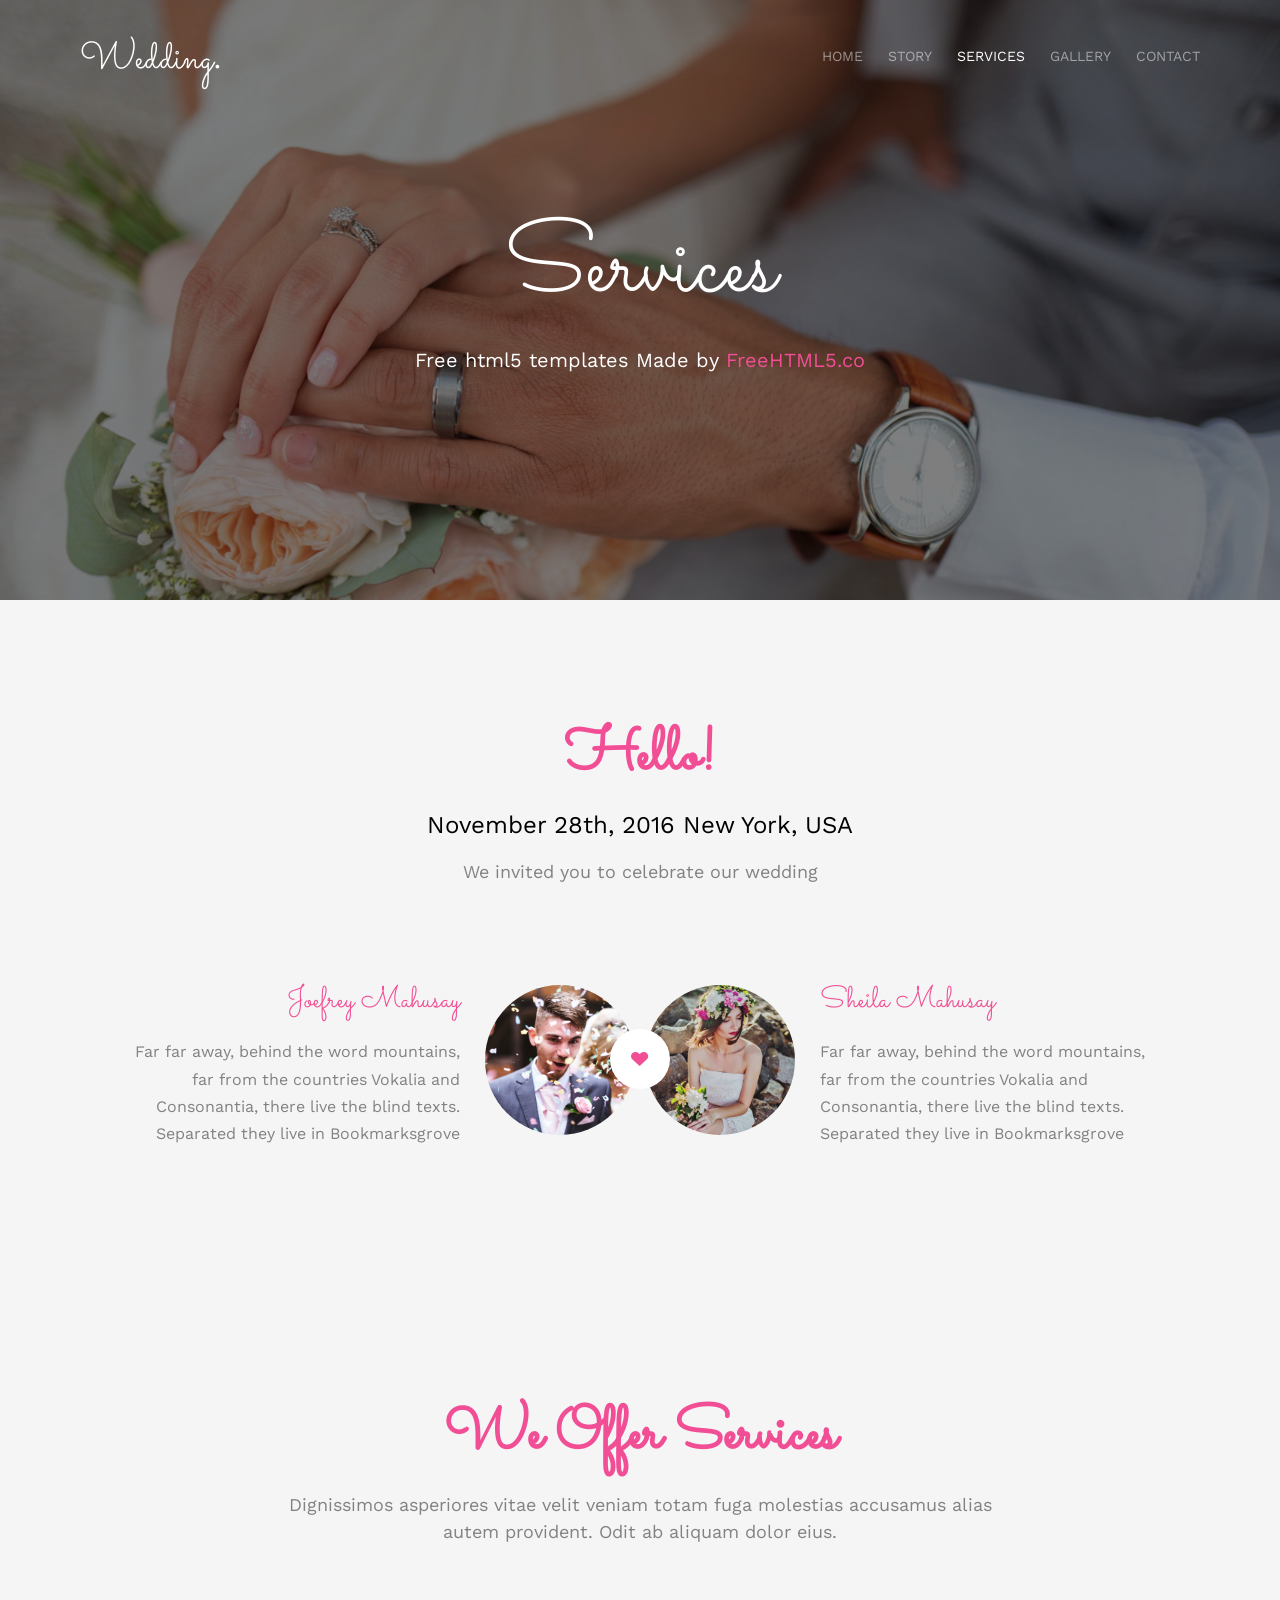
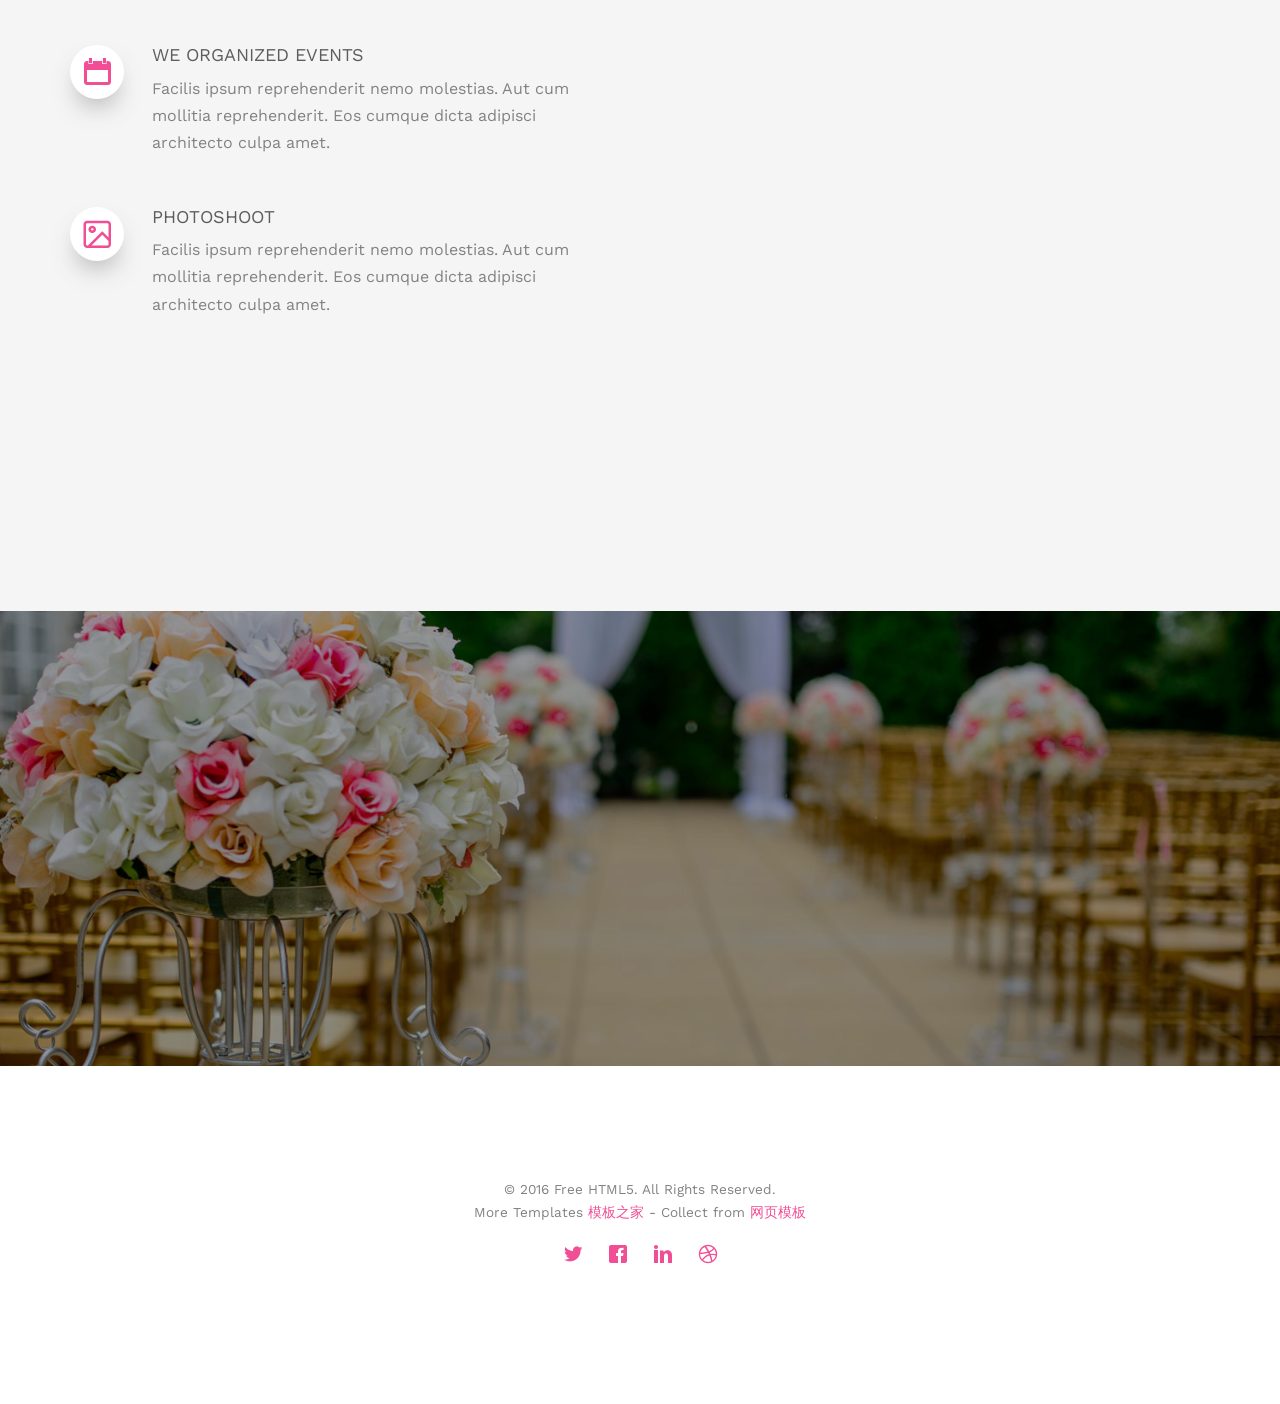
<file: services.html>
<!DOCTYPE html>
<!--[if lt IE 7]>      <html class="no-js lt-ie9 lt-ie8 lt-ie7"> <![endif]-->
<!--[if IE 7]>         <html class="no-js lt-ie9 lt-ie8"> <![endif]-->
<!--[if IE 8]>         <html class="no-js lt-ie9"> <![endif]-->
<!--[if gt IE 8]><!--> <html class="no-js"> <!--<![endif]-->
	<head>
	<meta charset="utf-8">
	<meta http-equiv="X-UA-Compatible" content="IE=edge">
	<title>Wedding &mdash; 100% Free Fully Responsive HTML5 Template by FREEHTML5.co</title>
	<meta name="viewport" content="width=device-width, initial-scale=1">
	<meta name="description" content="Free HTML5 Template by FREEHTML5.CO" />
	<meta name="keywords" content="free html5, free template, free bootstrap, html5, css3, mobile first, responsive" />
	<meta name="author" content="FREEHTML5.CO" />

  

  	<!-- Facebook and Twitter integration -->
	<meta property="og:title" content=""/>
	<meta property="og:image" content=""/>
	<meta property="og:url" content=""/>
	<meta property="og:site_name" content=""/>
	<meta property="og:description" content=""/>
	<meta name="twitter:title" content="" />
	<meta name="twitter:image" content="" />
	<meta name="twitter:url" content="" />
	<meta name="twitter:card" content="" />

	<link href='https://fonts.googleapis.com/css?family=Work+Sans:400,300,600,400italic,700' rel='stylesheet' type='text/css'>
	<link href="https://fonts.googleapis.com/css?family=Sacramento" rel="stylesheet">
	
	<!-- Animate.css -->
	<link rel="stylesheet" href="css/animate.css">
	<!-- Icomoon Icon Fonts-->
	<link rel="stylesheet" href="css/icomoon.css">
	<!-- Bootstrap  -->
	<link rel="stylesheet" href="css/bootstrap.css">

	<!-- Magnific Popup -->
	<link rel="stylesheet" href="css/magnific-popup.css">

	<!-- Owl Carousel  -->
	<link rel="stylesheet" href="css/owl.carousel.min.css">
	<link rel="stylesheet" href="css/owl.theme.default.min.css">

	<!-- Theme style  -->
	<link rel="stylesheet" href="css/style.css">

	<!-- Modernizr JS -->
	<script src="js/modernizr-2.6.2.min.js"></script>
	<!-- FOR IE9 below -->
	<!--[if lt IE 9]>
	<script src="js/respond.min.js"></script>
	<![endif]-->

	</head>
	<body>
		
	<div class="fh5co-loader"></div>
	
	<div id="page">
	<nav class="fh5co-nav" role="navigation">
		<div class="container">
			<div class="row">
				<div class="col-xs-2">
					<div id="fh5co-logo"><a href="index.html">Wedding<strong>.</strong></a></div>
				</div>
				<div class="col-xs-10 text-right menu-1">
					<ul>
						<li><a href="index.html">Home</a></li>
						<li><a href="about.html">Story</a></li>
						<li class="has-dropdown active">
							<a href="services.html">Services</a>
							<ul class="dropdown">
								<li><a href="#">Web Design</a></li>
								<li><a href="#">eCommerce</a></li>
								<li><a href="#">Branding</a></li>
								<li><a href="#">API</a></li>
							</ul>
						</li>
						<li class="has-dropdown">
							<a href="gallery.html">Gallery</a>
							<ul class="dropdown">
								<li><a href="#">HTML5</a></li>
								<li><a href="#">CSS3</a></li>
								<li><a href="#">Sass</a></li>
								<li><a href="#">jQuery</a></li>
							</ul>
						</li>
						<li><a href="contact.html">Contact</a></li>
					</ul>
				</div>
			</div>
			
		</div>
	</nav>

	<header id="fh5co-header" class="fh5co-cover fh5co-cover-sm" role="banner" style="background-image:url(images/img_bg_1.jpg);">
		<div class="overlay"></div>
		<div class="fh5co-container">
			<div class="row">
				<div class="col-md-8 col-md-offset-2 text-center">
					<div class="display-t">
						<div class="display-tc animate-box" data-animate-effect="fadeIn">
							<h1>Services</h1>
							<h2>Free html5 templates Made by <a href="http://freehtml5.co" target="_blank">FreeHTML5.co</a></h2>
						</div>
					</div>
				</div>
			</div>
		</div>
	</header>

	<div id="fh5co-couple" class="fh5co-section-gray">
		<div class="container">
			<div class="row">
				<div class="col-md-8 col-md-offset-2 text-center fh5co-heading animate-box">
					<h2>Hello!</h2>
					<h3>November 28th, 2016 New York, USA</h3>
					<p>We invited you to celebrate our wedding</p>
				</div>
			</div>
			<div class="couple-wrap animate-box">
				<div class="couple-half">
					<div class="groom">
						<img src="images/groom.jpg" alt="groom" class="img-responsive">
					</div>
					<div class="desc-groom">
						<h3>Joefrey Mahusay</h3>
						<p>Far far away, behind the word mountains, far from the countries Vokalia and Consonantia, there live the blind texts. Separated they live in Bookmarksgrove</p>
					</div>
				</div>
				<p class="heart text-center"><i class="icon-heart2"></i></p>
				<div class="couple-half">
					<div class="bride">
						<img src="images/bride.jpg" alt="groom" class="img-responsive">
					</div>
					<div class="desc-bride">
						<h3>Sheila Mahusay</h3>
						<p>Far far away, behind the word mountains, far from the countries Vokalia and Consonantia, there live the blind texts. Separated they live in Bookmarksgrove</p>
					</div>
				</div>
			</div>
		</div>
	</div>

	<div id="fh5co-services" class="fh5co-section-gray">
		<div class="container">
			
			<div class="row animate-box">
				<div class="col-md-8 col-md-offset-2 text-center fh5co-heading">
					<h2>We Offer Services</h2>
					<p>Dignissimos asperiores vitae velit veniam totam fuga molestias accusamus alias autem provident. Odit ab aliquam dolor eius.</p>
				</div>
			</div>

			<div class="row">
				<div class="col-md-6">
					<div class="feature-left animate-box" data-animate-effect="fadeInLeft">
						<span class="icon">
							<i class="icon-calendar"></i>
						</span>
						<div class="feature-copy">
							<h3>We Organized Events</h3>
							<p>Facilis ipsum reprehenderit nemo molestias. Aut cum mollitia reprehenderit. Eos cumque dicta adipisci architecto culpa amet.</p>
						</div>
					</div>

					<div class="feature-left animate-box" data-animate-effect="fadeInLeft">
						<span class="icon">
							<i class="icon-image"></i>
						</span>
						<div class="feature-copy">
							<h3>Photoshoot</h3>
							<p>Facilis ipsum reprehenderit nemo molestias. Aut cum mollitia reprehenderit. Eos cumque dicta adipisci architecto culpa amet.</p>
						</div>
					</div>

					<div class="feature-left animate-box" data-animate-effect="fadeInLeft">
						<span class="icon">
							<i class="icon-video"></i>
						</span>
						<div class="feature-copy">
							<h3>Video Editing</h3>
							<p>Facilis ipsum reprehenderit nemo molestias. Aut cum mollitia reprehenderit. Eos cumque dicta adipisci architecto culpa amet.</p>
						</div>
					</div>

				</div>

				<div class="col-md-6 animate-box">
					<div class="fh5co-video fh5co-bg" style="background-image: url(images/img_bg_3.jpg); ">
						<a  href="https://vimeo.com/channels/staffpicks/93951774" class="popup-vimeo"><i class="icon-video2"></i></a>
						<div class="overlay"></div>
					</div>
				</div>
			</div>

			
		</div>
	</div>

	<div id="fh5co-started" class="fh5co-bg" style="background-image:url(images/img_bg_4.jpg);">
		<div class="overlay"></div>
		<div class="container">
			<div class="row animate-box">
				<div class="col-md-8 col-md-offset-2 text-center fh5co-heading">
					<h2>Are You Attending?</h2>
					<p>Please Fill-up the form to notify you that you're attending. Thanks.</p>
				</div>
			</div>
			<div class="row animate-box">
				<div class="col-md-10 col-md-offset-1">
					<form class="form-inline">
						<div class="col-md-4 col-sm-4">
							<div class="form-group">
								<label for="name" class="sr-only">Name</label>
								<input type="name" class="form-control" id="name" placeholder="Name">
							</div>
						</div>
						<div class="col-md-4 col-sm-4">
							<div class="form-group">
								<label for="email" class="sr-only">Email</label>
								<input type="email" class="form-control" id="email" placeholder="Email">
							</div>
						</div>
						<div class="col-md-4 col-sm-4">
							<button type="submit" class="btn btn-default btn-block">I am Attending</button>
						</div>
					</form>
				</div>
			</div>
		</div>
	</div>

	<footer id="fh5co-footer" role="contentinfo">
		<div class="container">

			<div class="row copyright">
				<div class="col-md-12 text-center">
					<p>
						<small class="block">&copy; 2016 Free HTML5. All Rights Reserved.</small> 
						<small class="block">More Templates <a href="http://www.cssmoban.com/" target="_blank" title="模板之家">模板之家</a> - Collect from <a href="http://www.cssmoban.com/" title="网页模板" target="_blank">网页模板</a></small>
					</p>
					<p>
						<ul class="fh5co-social-icons">
							<li><a href="#"><i class="icon-twitter"></i></a></li>
							<li><a href="#"><i class="icon-facebook"></i></a></li>
							<li><a href="#"><i class="icon-linkedin"></i></a></li>
							<li><a href="#"><i class="icon-dribbble"></i></a></li>
						</ul>
					</p>
				</div>
			</div>

		</div>
	</footer>
	</div>

	<div class="gototop js-top">
		<a href="#" class="js-gotop"><i class="icon-arrow-up"></i></a>
	</div>
	
	<!-- jQuery -->
	<script src="js/jquery.min.js"></script>
	<!-- jQuery Easing -->
	<script src="js/jquery.easing.1.3.js"></script>
	<!-- Bootstrap -->
	<script src="js/bootstrap.min.js"></script>
	<!-- Waypoints -->
	<script src="js/jquery.waypoints.min.js"></script>
	<!-- Carousel -->
	<script src="js/owl.carousel.min.js"></script>
	<!-- countTo -->
	<script src="js/jquery.countTo.js"></script>

	<!-- Stellar -->
	<script src="js/jquery.stellar.min.js"></script>
	<!-- Magnific Popup -->
	<script src="js/jquery.magnific-popup.min.js"></script>
	<script src="js/magnific-popup-options.js"></script>

	<!-- Main -->
	<script src="js/main.js"></script>

	</body>
</html>
</file>
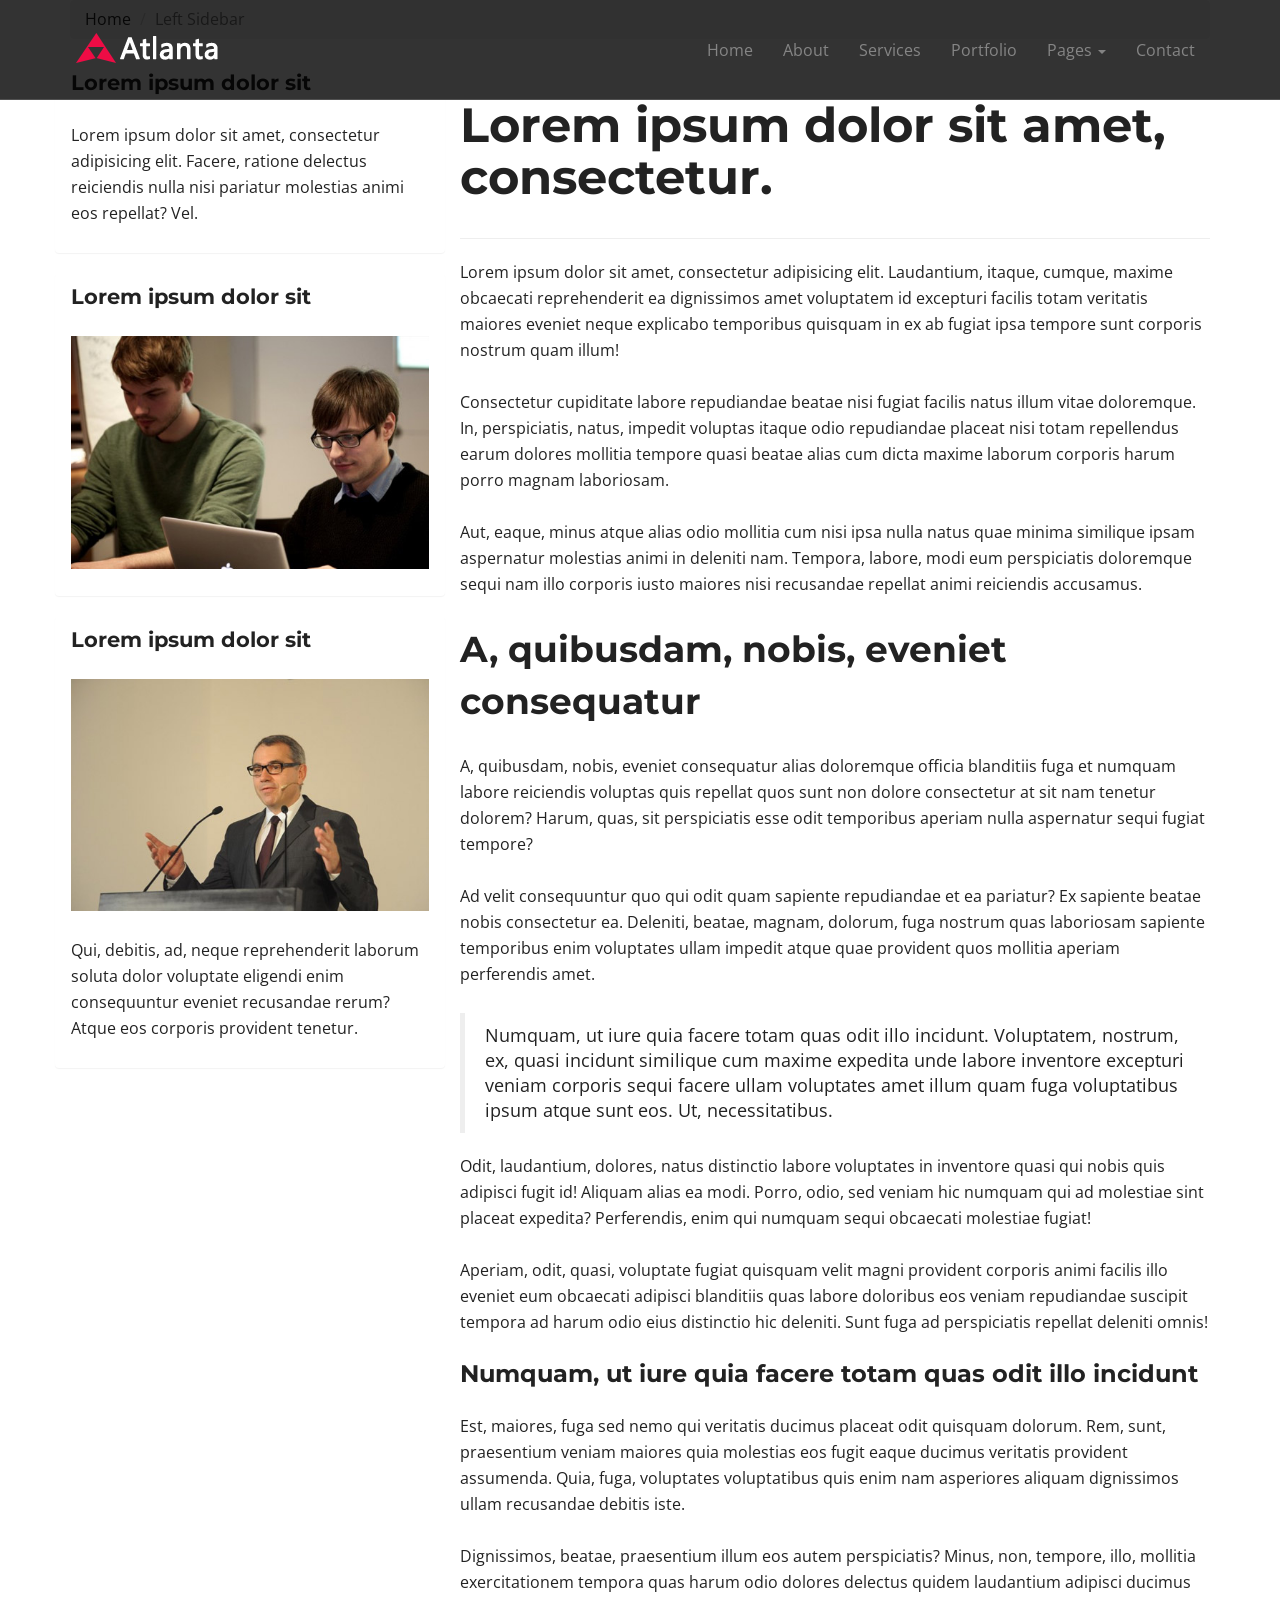
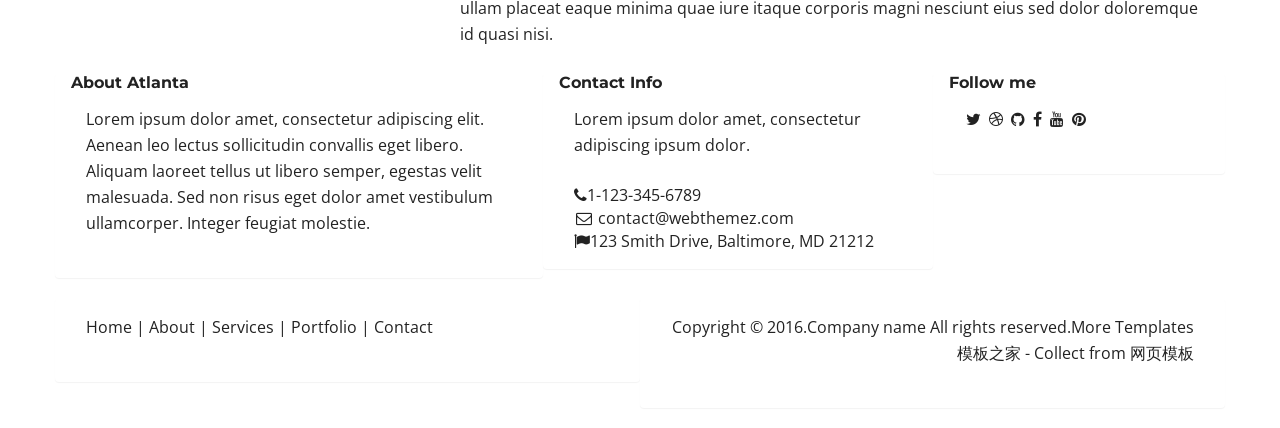
<file: sidebar-left.html>
<!DOCTYPE html>
<html lang="en">
<head>
	<meta charset="utf-8">
	<meta name="viewport"    content="width=device-width, initial-scale=1.0">
	<meta name="description" content="">
	<meta name="author"      content="webThemez.com">
	
	<title>Atlanta</title>

	<link rel="shortcut icon" href="assets/images/favicon.png">
	
	<link rel="stylesheet" media="screen" href="https://fonts.googleapis.com/css?family=Open+Sans:300,400,700">
	<link rel="stylesheet" href="assets/css/bootstrap.min.css">
	<link rel="stylesheet" href="assets/css/font-awesome.min.css">

	<!-- Custom styles for our template -->
	<link rel="stylesheet" href="assets/css/bootstrap-theme.css" media="screen" >
	<link rel="stylesheet" href="assets/css/style.css">

	<!-- HTML5 shim and Respond.js IE8 support of HTML5 elements and media queries -->
	<!--[if lt IE 9]>
	<script src="assets/js/html5shiv.js"></script>
	<script src="assets/js/respond.min.js"></script>
	<![endif]-->
</head>

<body>
	<!-- Fixed navbar -->
	<div class="navbar navbar-inverse navbar-fixed-top headroom" >
		<div class="container">
			<div class="navbar-header">
				<!-- Button for smallest screens -->
				<button type="button" class="navbar-toggle" data-toggle="collapse" data-target=".navbar-collapse"><span class="icon-bar"></span> <span class="icon-bar"></span> <span class="icon-bar"></span> </button>
				<a class="navbar-brand" href="index.html"><img src="assets/images/logo.png" alt="Atlanta HTML5 template"></a>
			</div>
			<div class="navbar-collapse collapse">
				<ul class="nav navbar-nav pull-right">
					<li><a href="index.html">Home</a></li>
					<li><a href="about.html">About</a></li><li><a href="services.html">Services</a></li><li><a href="portfolio.html">Portfolio</a></li>
					<li class="dropdown">
						<a href="#" class="dropdown-toggle" data-toggle="dropdown">Pages <b class="caret"></b></a>
						<ul class="dropdown-menu">
							<li><a href="sidebar-right.html">Right Sidebar</a></li>
							<li><a href="#">Dummy Link1</a></li>
							<li><a href="#">Dummy Link2</a></li>
							<li><a href="#">Dummy Link3</a></li>
						</ul>
					</li>
					<li><a href="contact.html">Contact</a></li>
					
				</ul>
			</div><!--/.nav-collapse -->
		</div>
	</div> 
	<!-- /.navbar -->

	<header id="head" class="secondary"></header>

	<!-- container -->
	<div class="container">
		
		<ol class="breadcrumb">
			<li><a href="index.html">Home</a></li>
			<li class="active">Left Sidebar</li>
		</ol>

		<div class="row">
			
			<!-- Sidebar -->
			<aside class="col-md-4 sidebar sidebar-left">

				<div class="row panel">
					<div class="col-xs-12">
						<h4>Lorem ipsum dolor sit</h4>
						<p>Lorem ipsum dolor sit amet, consectetur adipisicing elit. Facere, ratione delectus reiciendis nulla nisi pariatur molestias animi eos repellat? Vel.</p>
					</div>
				</div>
				<div class="row panel">
					<div class="col-xs-12">
						<h4>Lorem ipsum dolor sit</h4>
						<p><img src="assets/images/1.jpg" alt=""></p>
					</div>
				</div>
				<div class="row panel">
					<div class="col-xs-12">
						<h4>Lorem ipsum dolor sit</h4>
						<p><img src="assets/images/2.jpg" alt=""></p>
						<p>Qui, debitis, ad, neque reprehenderit laborum soluta dolor voluptate eligendi enim consequuntur eveniet recusandae rerum? Atque eos corporis provident tenetur.</p>
					</div>
				</div>

			</aside>
			<!-- /Sidebar -->

			<!-- Article main content -->
			<article class="col-md-8 maincontent">
				<header class="page-header">
					<h1 class="page-title">Lorem ipsum dolor sit amet, consectetur.</h1>
				</header>
				<p>Lorem ipsum dolor sit amet, consectetur adipisicing elit. Laudantium, itaque, cumque, maxime obcaecati reprehenderit ea dignissimos amet voluptatem id excepturi facilis totam veritatis maiores eveniet neque explicabo temporibus quisquam in ex ab fugiat ipsa tempore sunt corporis nostrum quam illum!</p>
				<p>Consectetur cupiditate labore repudiandae beatae nisi fugiat facilis natus illum vitae doloremque. In, perspiciatis, natus, impedit voluptas itaque odio repudiandae placeat nisi totam repellendus earum dolores mollitia tempore quasi beatae alias cum dicta maxime laborum corporis harum porro magnam laboriosam.</p>
				<p>Aut, eaque, minus atque alias odio mollitia cum nisi ipsa nulla natus quae minima similique ipsam aspernatur molestias animi in deleniti nam. Tempora, labore, modi eum perspiciatis doloremque sequi nam illo corporis iusto maiores nisi recusandae repellat animi reiciendis accusamus.</p>

				<h2>A, quibusdam, nobis, eveniet consequatur</h2>
				<p>A, quibusdam, nobis, eveniet consequatur alias doloremque officia blanditiis fuga et numquam labore reiciendis voluptas quis repellat quos sunt non dolore consectetur at sit nam tenetur dolorem? Harum, quas, sit perspiciatis esse odit temporibus aperiam nulla aspernatur sequi fugiat tempore?</p>
				<p>Ad velit consequuntur quo qui odit quam sapiente repudiandae et ea pariatur? Ex sapiente beatae nobis consectetur ea. Deleniti, beatae, magnam, dolorum, fuga nostrum quas laboriosam sapiente temporibus enim voluptates ullam impedit atque quae provident quos mollitia aperiam perferendis amet.</p>

				<blockquote>Numquam, ut iure quia facere totam quas odit illo incidunt. Voluptatem, nostrum, ex, quasi incidunt similique cum maxime expedita unde labore inventore excepturi veniam corporis sequi facere ullam voluptates amet illum quam fuga voluptatibus ipsum atque sunt eos. Ut, necessitatibus.</blockquote>
				<p>Odit, laudantium, dolores, natus distinctio labore voluptates in inventore quasi qui nobis quis adipisci fugit id! Aliquam alias ea modi. Porro, odio, sed veniam hic numquam qui ad molestiae sint placeat expedita? Perferendis, enim qui numquam sequi obcaecati molestiae fugiat!</p>
				<p>Aperiam, odit, quasi, voluptate fugiat quisquam velit magni provident corporis animi facilis illo eveniet eum obcaecati adipisci blanditiis quas labore doloribus eos veniam repudiandae suscipit tempora ad harum odio eius distinctio hic deleniti. Sunt fuga ad perspiciatis repellat deleniti omnis!</p>

				<h3>Numquam, ut iure quia facere totam quas odit illo incidunt</h3>
				<p>Est, maiores, fuga sed nemo qui veritatis ducimus placeat odit quisquam dolorum. Rem, sunt, praesentium veniam maiores quia molestias eos fugit eaque ducimus veritatis provident assumenda. Quia, fuga, voluptates voluptatibus quis enim nam asperiores aliquam dignissimos ullam recusandae debitis iste.</p>
				<p>Dignissimos, beatae, praesentium illum eos autem perspiciatis? Minus, non, tempore, illo, mollitia exercitationem tempora quas harum odio dolores delectus quidem laudantium adipisci ducimus ullam placeat eaque minima quae iure itaque corporis magni nesciunt eius sed dolor doloremque id quasi nisi.</p>
			</article>
			<!-- /Article -->

		</div>
	</div>	<!-- /container -->
	
	<footer id="footer" class="top-space">

		<div class="footer1">
			<div class="container">
				<div class="row">
					<div class="col-md-5 panel">
						<h3 class="panel-title">About Atlanta</h3>
						<div class="panel-body">
							<p>Lorem ipsum dolor amet, consectetur adipiscing elit. Aenean leo lectus sollicitudin convallis eget libero. Aliquam laoreet tellus ut libero semper, egestas velit malesuada. Sed non risus eget dolor amet vestibulum ullamcorper. Integer feugiat molestie.</p> 
						</div>
					</div>

					<div class="col-md-4 panel contact"> 
						<h3 class="panel-title">Contact Info</h4>
						<div class="panel-body">
						<p>Lorem ipsum dolor amet, consectetur adipiscing ipsum dolor.</p>
						<ul>
						  <li><i class="fa fa-phone"></i>1-123-345-6789</li>
						  <li><a href="#"><i class="fa fa-envelope-o"></i> contact@webthemez.com</a></li>
						  <li><i class="fa fa-flag"></i>123 Smith Drive, Baltimore, MD 21212</li>
						</ul> 
						</div>
					</div>

					<div class="col-md-3 panel">
						<h3 class="panel-title">Follow me</h3>
						<div class="panel-body">
							<p class="follow-me-icons">
								<a href=""><i class="fa fa-twitter fa-2"></i></a>
								<a href=""><i class="fa fa-dribbble fa-2"></i></a>
								<a href=""><i class="fa fa-github fa-2"></i></a>
								<a href=""><i class="fa fa-facebook fa-2"></i></a>
								<a href=""><i class="fa fa-youtube fa-2"></i></a>
								<a href=""><i class="fa fa-pinterest fa-2"></i></a>
							</p>	
						</div>
					</div>
			
				</div> <!-- /row of panels -->
			</div>
		</div>

		<div class="footer2">
			<div class="container">
				<div class="row">
					
					<div class="col-md-6 panel">
						<div class="panel-body">
							<p class="simplenav">
								<a href="index.html">Home</a> | 
								<a href="about.html">About</a> |
								<a href="services.html">Services</a> |
								<a href="portfolio.html">Portfolio</a> |
								<a href="contact.html">Contact</a> 
							</p>
						</div>
					</div>

					<div class="col-md-6 panel">
						<div class="panel-body">
							<p class="text-right">
								Copyright &copy; 2016.Company name All rights reserved.More Templates <a href="http://www.cssmoban.com/" target="_blank" title="模板之家">模板之家</a> - Collect from <a href="http://www.cssmoban.com/" title="网页模板" target="_blank">网页模板</a> 
							</p>
						</div>
					</div>

				</div> <!-- /row of panels -->
			</div>
		</div>

	</footer>	
		

	<!-- JavaScript libs are placed at the end of the document so the pages load faster -->
	<script src="https://ajax.googleapis.com/ajax/libs/jquery/1.10.2/jquery.min.js"></script>
	<script src="http://netdna.bootstrapcdn.com/bootstrap/3.0.0/js/bootstrap.min.js"></script>
	<script src="assets/js/headroom.min.js"></script>
	<script src="assets/js/jQuery.headroom.min.js"></script>
	<script src="assets/js/custom.js"></script>
</body>
</html>
</file>
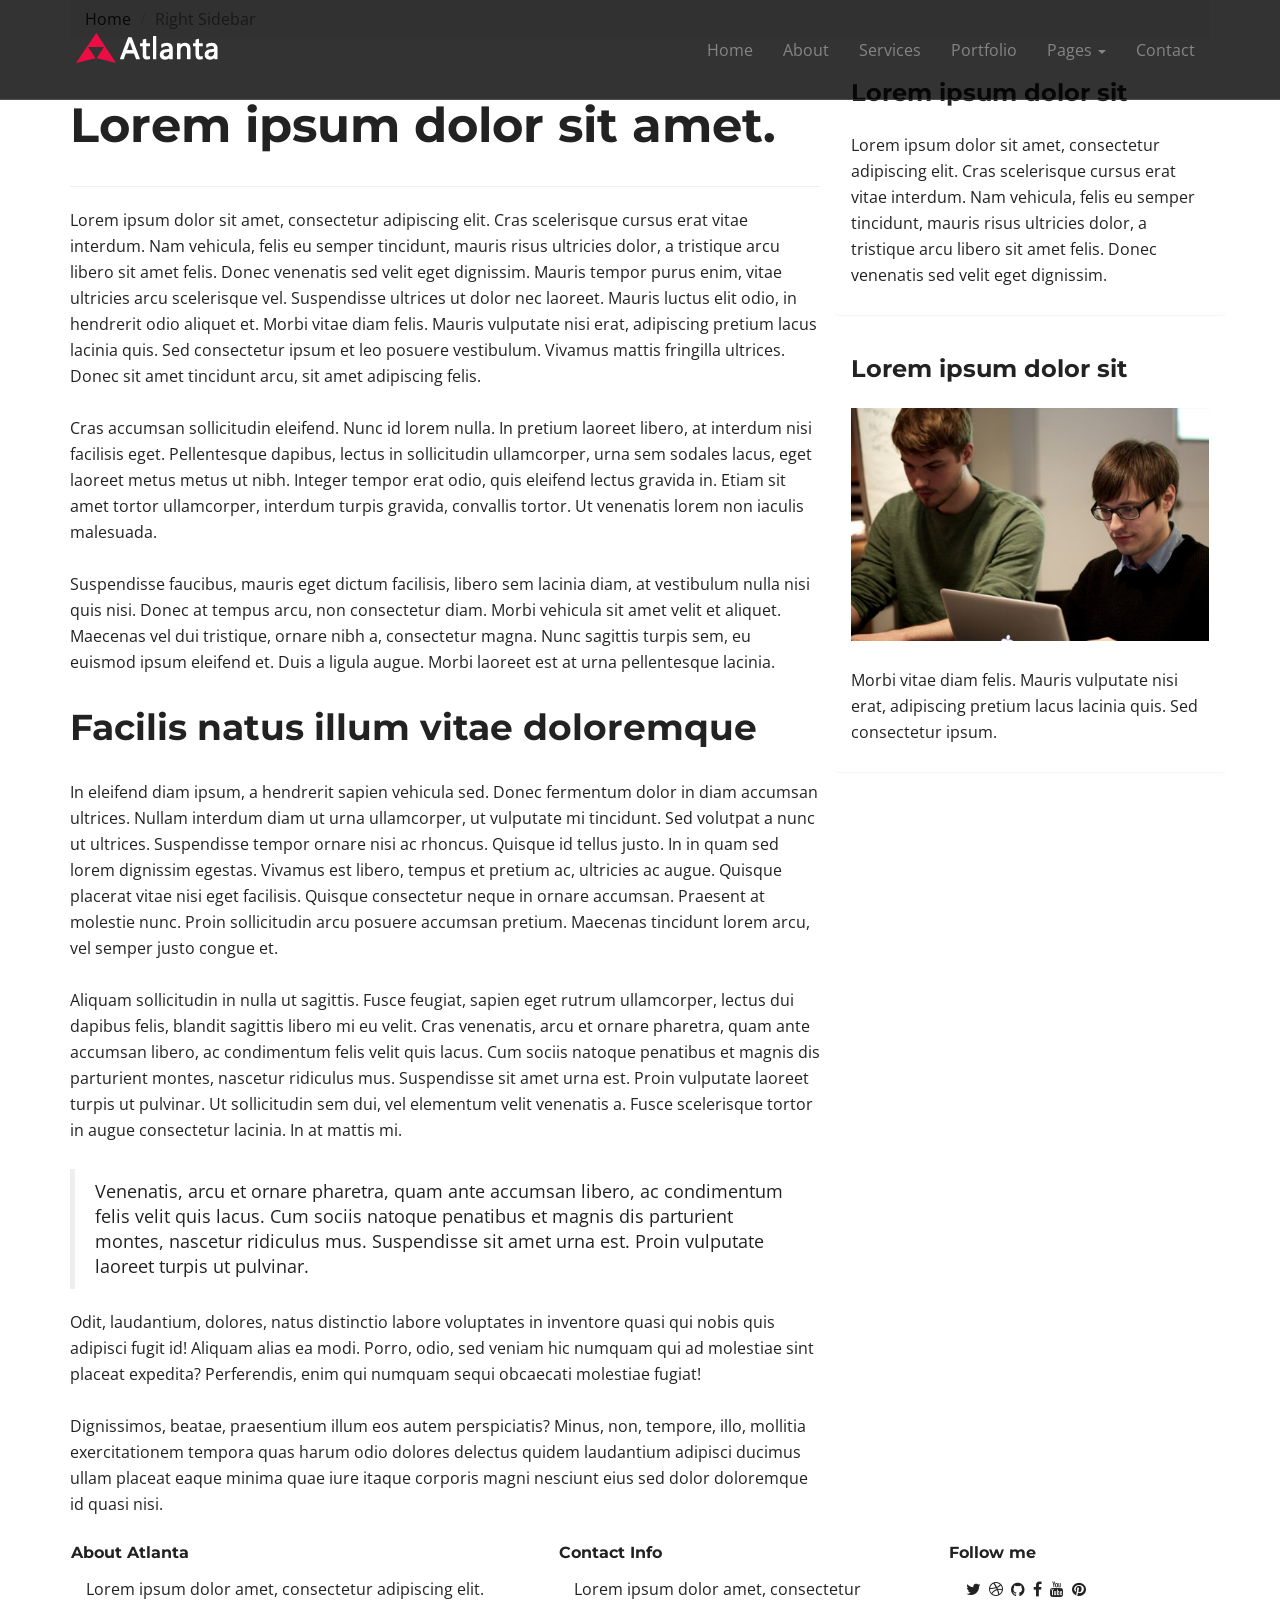
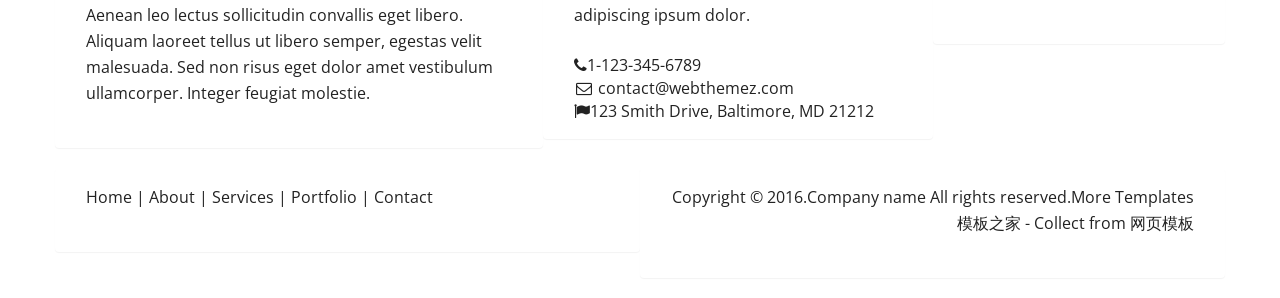
<file: sidebar-right.html>
<!DOCTYPE html>
<html lang="en">
<head>
	<meta charset="utf-8">
	<meta name="viewport"    content="width=device-width, initial-scale=1.0">
	<meta name="description" content="Atlanta is a modern and fully responsive Template by WebThemez.">
	<meta name="author" content="webThemez.com">	
	<title>Atlanta</title>
	<link rel="favicon" href="assets/images/favicon.png">	
	<link rel="stylesheet" media="screen" href="https://fonts.googleapis.com/css?family=Open+Sans:300,400,700">
	<link rel="stylesheet" href="assets/css/bootstrap.min.css">
	<link rel="stylesheet" href="assets/css/font-awesome.min.css">
	<!-- Custom styles-->
	<link rel="stylesheet" href="assets/css/bootstrap-theme.css" media="screen" >
	<link rel="stylesheet" href="assets/css/style.css">
	<!-- HTML5 shim and Respond.js IE8 support of HTML5 elements and media queries -->
	<!--[if lt IE 9]>
	<script src="assets/js/html5shiv.js"></script>
	<script src="assets/js/respond.min.js"></script>
	<![endif]-->
</head>

<body>
	<!-- Fixed navbar -->
	<div class="navbar navbar-inverse navbar-fixed-top headroom" >
		<div class="container">
			<div class="navbar-header">
				<!-- Button for smallest screens -->
				<button type="button" class="navbar-toggle" data-toggle="collapse" data-target=".navbar-collapse"><span class="icon-bar"></span> <span class="icon-bar"></span> <span class="icon-bar"></span> </button>
				<a class="navbar-brand" href="index.html"><img src="assets/images/logo.png" alt="Atlanta HTML5 template"></a>
			</div>
			<div class="navbar-collapse collapse">
				<ul class="nav navbar-nav pull-right">
					<li><a href="index.html">Home</a></li>
					<li><a href="about.html">About</a></li><li><a href="services.html">Services</a></li><li><a href="portfolio.html">Portfolio</a></li>
					<li class="dropdown">
						<a href="#" class="dropdown-toggle" data-toggle="dropdown">Pages <b class="caret"></b></a>
						<ul class="dropdown-menu">
							<li><a href="sidebar-right.html">Right Sidebar</a></li>
							<li><a href="#">Dummy Link1</a></li>
							<li><a href="#">Dummy Link2</a></li>
							<li><a href="#">Dummy Link3</a></li>
						</ul>
					</li>
					<li><a href="contact.html">Contact</a></li>
					
				</ul>
			</div><!--/.nav-collapse -->
		</div>
	</div> 
	<!-- /.navbar -->

	<header id="head" class="secondary"></header>

	<!-- container -->
	<div class="container">

		<ol class="breadcrumb">
			<li><a href="index.html">Home</a></li>
			<li class="active">Right Sidebar</li>
		</ol>

		<div class="row">
			
			<!-- Article main content -->
			<article class="col-md-8 maincontent">
				<header class="page-header">
					<h1 class="page-title">Lorem ipsum dolor sit amet.</h1>
				</header>
				<p>Lorem ipsum dolor sit amet, consectetur adipiscing elit. Cras scelerisque cursus erat vitae interdum. Nam vehicula, felis eu semper tincidunt, mauris risus ultricies dolor, a tristique arcu libero sit amet felis. Donec venenatis sed velit eget dignissim. Mauris tempor purus enim, vitae ultricies arcu scelerisque vel. Suspendisse ultrices ut dolor nec laoreet. Mauris luctus elit odio, in hendrerit odio aliquet et. Morbi vitae diam felis. Mauris vulputate nisi erat, adipiscing pretium lacus lacinia quis. Sed consectetur ipsum et leo posuere vestibulum. Vivamus mattis fringilla ultrices. Donec sit amet tincidunt arcu, sit amet adipiscing felis.</p>

				<p>Cras accumsan sollicitudin eleifend. Nunc id lorem nulla. In pretium laoreet libero, at interdum nisi facilisis eget. Pellentesque dapibus, lectus in sollicitudin ullamcorper, urna sem sodales lacus, eget laoreet metus metus ut nibh. Integer tempor erat odio, quis eleifend lectus gravida in. Etiam sit amet tortor ullamcorper, interdum turpis gravida, convallis tortor. Ut venenatis lorem non iaculis malesuada.</p>

				<p>Suspendisse faucibus, mauris eget dictum facilisis, libero sem lacinia diam, at vestibulum nulla nisi quis nisi. Donec at tempus arcu, non consectetur diam. Morbi vehicula sit amet velit et aliquet. Maecenas vel dui tristique, ornare nibh a, consectetur magna. Nunc sagittis turpis sem, eu euismod ipsum eleifend et. Duis a ligula augue. Morbi laoreet est at urna pellentesque lacinia.</p>

				<h2>Facilis natus illum vitae doloremque</h2>
				<p>In eleifend diam ipsum, a hendrerit sapien vehicula sed. Donec fermentum dolor in diam accumsan ultrices. Nullam interdum diam ut urna ullamcorper, ut vulputate mi tincidunt. Sed volutpat a nunc ut ultrices. Suspendisse tempor ornare nisi ac rhoncus. Quisque id tellus justo. In in quam sed lorem dignissim egestas. Vivamus est libero, tempus et pretium ac, ultricies ac augue. Quisque placerat vitae nisi eget facilisis. Quisque consectetur neque in ornare accumsan. Praesent at molestie nunc. Proin sollicitudin arcu posuere accumsan pretium. Maecenas tincidunt lorem arcu, vel semper justo congue et.</p>

				<p>Aliquam sollicitudin in nulla ut sagittis. Fusce feugiat, sapien eget rutrum ullamcorper, lectus dui dapibus felis, blandit sagittis libero mi eu velit. Cras venenatis, arcu et ornare pharetra, quam ante accumsan libero, ac condimentum felis velit quis lacus. Cum sociis natoque penatibus et magnis dis parturient montes, nascetur ridiculus mus. Suspendisse sit amet urna est. Proin vulputate laoreet turpis ut pulvinar. Ut sollicitudin sem dui, vel elementum velit venenatis a. Fusce scelerisque tortor in augue consectetur lacinia. In at mattis mi.</p>

				<blockquote>Venenatis, arcu et ornare pharetra, quam ante accumsan libero, ac condimentum felis velit quis lacus. Cum sociis natoque penatibus et magnis dis parturient montes, nascetur ridiculus mus. Suspendisse sit amet urna est. Proin vulputate laoreet turpis ut pulvinar.</blockquote>
				<p>Odit, laudantium, dolores, natus distinctio labore voluptates in inventore quasi qui nobis quis adipisci fugit id! Aliquam alias ea modi. Porro, odio, sed veniam hic numquam qui ad molestiae sint placeat expedita? Perferendis, enim qui numquam sequi obcaecati molestiae fugiat!</p>
				<p>Dignissimos, beatae, praesentium illum eos autem perspiciatis? Minus, non, tempore, illo, mollitia exercitationem tempora quas harum odio dolores delectus quidem laudantium adipisci ducimus ullam placeat eaque minima quae iure itaque corporis magni nesciunt eius sed dolor doloremque id quasi nisi.</p>
			</article>
			<!-- /Article -->
			
			<!-- Sidebar -->
			<aside class="col-md-4 sidebar sidebar-right">

				<div class="row panel">
					<div class="col-xs-12">
						<h3>Lorem ipsum dolor sit</h3>
						<p>Lorem ipsum dolor sit amet, consectetur adipiscing elit. Cras scelerisque cursus erat vitae interdum. Nam vehicula, felis eu semper tincidunt, mauris risus ultricies dolor, a tristique arcu libero sit amet felis. Donec venenatis sed velit eget dignissim.</p>
					</div>
				</div>
				<div class="row panel">
					<div class="col-xs-12">
						<h3>Lorem ipsum dolor sit</h3>
						<p><img src="assets/images/1.jpg" alt=""></p>
						<p>Morbi vitae diam felis. Mauris vulputate nisi erat, adipiscing pretium lacus lacinia quis. Sed consectetur ipsum.</p>
					</div>
				</div>

			</aside>
			<!-- /Sidebar -->

		</div>
	</div>	<!-- /container -->
	
	<footer id="footer" class="top-space">

		<div class="footer1">
			<div class="container">
				<div class="row">
					<div class="col-md-5 panel">
						<h3 class="panel-title">About Atlanta</h3>
						<div class="panel-body">
							<p>Lorem ipsum dolor amet, consectetur adipiscing elit. Aenean leo lectus sollicitudin convallis eget libero. Aliquam laoreet tellus ut libero semper, egestas velit malesuada. Sed non risus eget dolor amet vestibulum ullamcorper. Integer feugiat molestie.</p> 
						</div>
					</div>

					<div class="col-md-4 panel contact"> 
						<h3 class="panel-title">Contact Info</h4>
						<div class="panel-body">
						<p>Lorem ipsum dolor amet, consectetur adipiscing ipsum dolor.</p>
						<ul>
						  <li><i class="fa fa-phone"></i>1-123-345-6789</li>
						  <li><a href="#"><i class="fa fa-envelope-o"></i> contact@webthemez.com</a></li>
						  <li><i class="fa fa-flag"></i>123 Smith Drive, Baltimore, MD 21212</li>
						</ul> 
						</div>
					</div>

					<div class="col-md-3 panel">
						<h3 class="panel-title">Follow me</h3>
						<div class="panel-body">
							<p class="follow-me-icons">
								<a href=""><i class="fa fa-twitter fa-2"></i></a>
								<a href=""><i class="fa fa-dribbble fa-2"></i></a>
								<a href=""><i class="fa fa-github fa-2"></i></a>
								<a href=""><i class="fa fa-facebook fa-2"></i></a>
								<a href=""><i class="fa fa-youtube fa-2"></i></a>
								<a href=""><i class="fa fa-pinterest fa-2"></i></a>
							</p>	
						</div>
					</div>
			
				</div> <!-- /row of panels -->
			</div>
		</div>

		<div class="footer2">
			<div class="container">
				<div class="row">
					
					<div class="col-md-6 panel">
						<div class="panel-body">
							<p class="simplenav">
								<a href="index.html">Home</a> | 
								<a href="about.html">About</a> |
								<a href="services.html">Services</a> |
								<a href="portfolio.html">Portfolio</a> |
								<a href="contact.html">Contact</a> 
							</p>
						</div>
					</div>

					<div class="col-md-6 panel">
						<div class="panel-body">
							<p class="text-right">
								Copyright &copy; 2016.Company name All rights reserved.More Templates <a href="http://www.cssmoban.com/" target="_blank" title="模板之家">模板之家</a> - Collect from <a href="http://www.cssmoban.com/" title="网页模板" target="_blank">网页模板</a> 
							</p>
						</div>
					</div>

				</div> <!-- /row of panels -->
			</div>
		</div>

	</footer>	
		



	<!-- JavaScript libs are placed at the end of the document so the pages load faster -->
	<script src="https://ajax.googleapis.com/ajax/libs/jquery/1.10.2/jquery.min.js"></script>
	<script src="http://netdna.bootstrapcdn.com/bootstrap/3.0.0/js/bootstrap.min.js"></script>
	<script src="assets/js/headroom.min.js"></script>
	<script src="assets/js/jQuery.headroom.min.js"></script>
	<script src="assets/js/custom.js"></script>
</body>
</html>
</file>
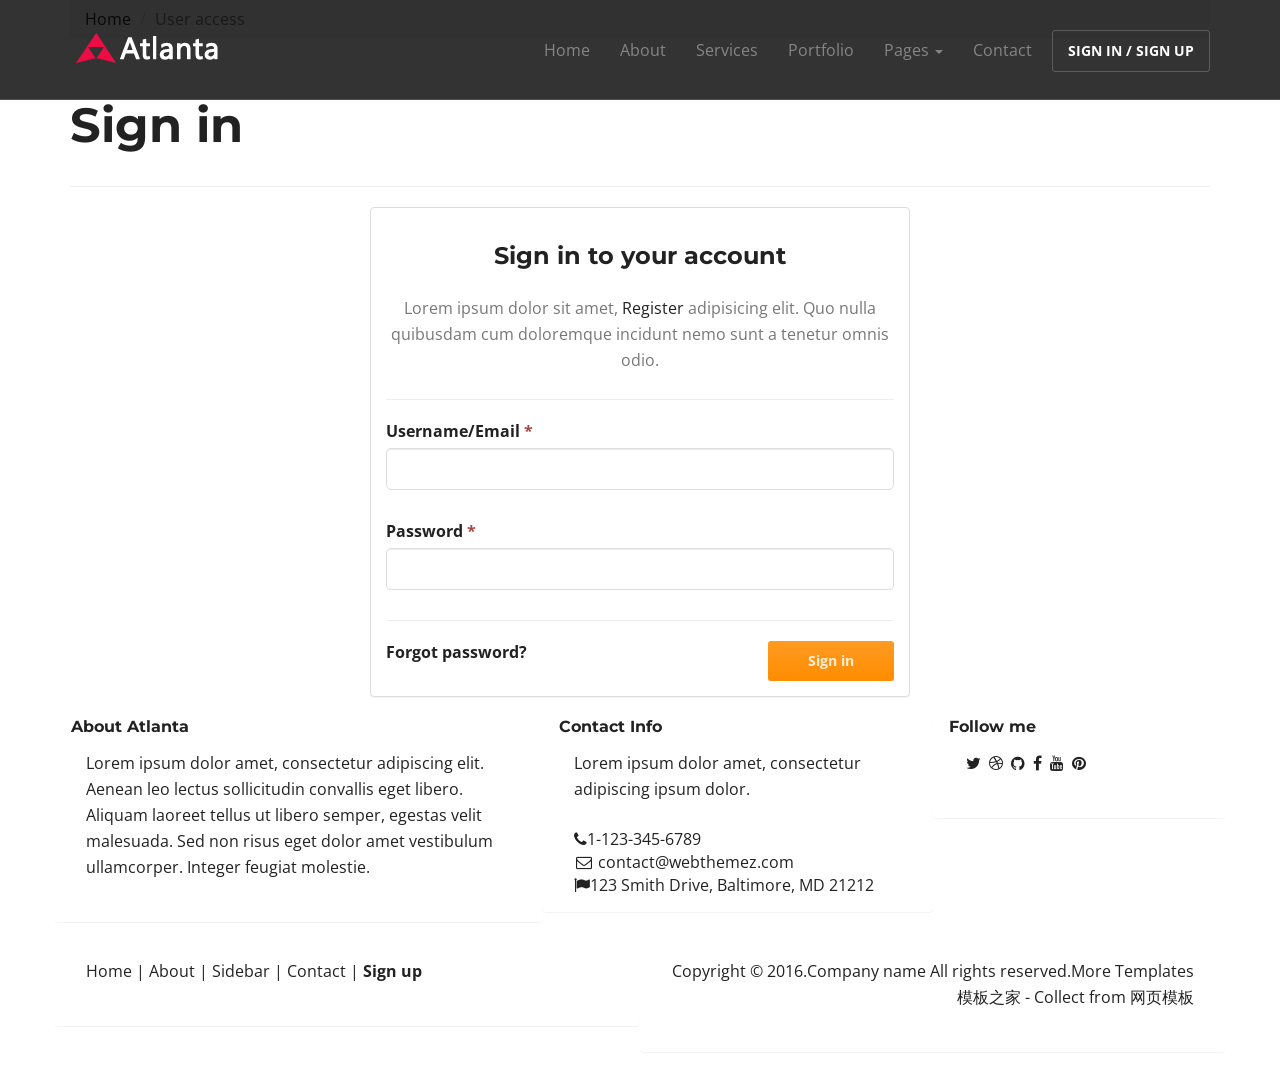
<file: signin.html>
<!DOCTYPE html>
<html lang="en">
<head>
	<meta charset="utf-8">
	<meta name="viewport"    content="width=device-width, initial-scale=1.0">
	<meta name="description" content="">
	<meta name="author"      content="webThemez.com">
	
	<title>Sign in</title>

	<link rel="shortcut icon" href="assets/images/favicon.png">
	
	<link rel="stylesheet" media="screen" href="https://fonts.googleapis.com/css?family=Open+Sans:300,400,700">
	<link rel="stylesheet" href="assets/css/bootstrap.min.css">
	<link rel="stylesheet" href="assets/css/font-awesome.min.css">

	<!-- Custom styles for our template -->
	<link rel="stylesheet" href="assets/css/bootstrap-theme.css" media="screen" >
	<link rel="stylesheet" href="assets/css/style.css">

	<!-- HTML5 shim and Respond.js IE8 support of HTML5 elements and media queries -->
	<!--[if lt IE 9]>
	<script src="assets/js/html5shiv.js"></script>
	<script src="assets/js/respond.min.js"></script>
	<![endif]-->
</head>

<body>
	<!-- Fixed navbar -->
	<div class="navbar navbar-inverse navbar-fixed-top headroom" >
		<div class="container">
			<div class="navbar-header">
				<!-- Button for smallest screens -->
				<button type="button" class="navbar-toggle" data-toggle="collapse" data-target=".navbar-collapse"><span class="icon-bar"></span> <span class="icon-bar"></span> <span class="icon-bar"></span> </button>
				<a class="navbar-brand" href="index.html"><img src="assets/images/logo.png" alt="Atlanta HTML5 template"></a>
			</div>
			<div class="navbar-collapse collapse">
				<ul class="nav navbar-nav pull-right">
					<li><a href="index.html">Home</a></li>
					<li><a href="about.html">About</a></li><li><a href="services.html">Services</a></li><li><a href="portfolio.html">Portfolio</a></li>
					<li class="dropdown">
						<a href="#" class="dropdown-toggle" data-toggle="dropdown">Pages <b class="caret"></b></a>
						<ul class="dropdown-menu">
							<li><a href="sidebar-left.html">Left Sidebar</a></li>
							<li><a href="sidebar-right.html">Right Sidebar</a></li>
						</ul>
					</li>
					<li><a href="contact.html">Contact</a></li>
					<li class="active"><a class="btn" href="signin.html">SIGN IN / SIGN UP</a></li>
				</ul>
			</div><!--/.nav-collapse -->
		</div>
	</div> 
	<!-- /.navbar -->

	<header id="head" class="secondary"></header>

	<!-- container -->
	<div class="container">

		<ol class="breadcrumb">
			<li><a href="index.html">Home</a></li>
			<li class="active">User access</li>
		</ol>

		<div class="row">
			
			<!-- Article main content -->
			<article class="col-xs-12 maincontent">
				<header class="page-header">
					<h1 class="page-title">Sign in</h1>
				</header>
				
				<div class="col-md-6 col-md-offset-3 col-sm-8 col-sm-offset-2">
					<div class="panel panel-default">
						<div class="panel-body">
							<h3 class="thin text-center">Sign in to your account</h3>
							<p class="text-center text-muted">Lorem ipsum dolor sit amet, <a href="signup.html">Register</a> adipisicing elit. Quo nulla quibusdam cum doloremque incidunt nemo sunt a tenetur omnis odio. </p>
							<hr>
							
							<form>
								<div class="top-margin">
									<label>Username/Email <span class="text-danger">*</span></label>
									<input type="text" class="form-control">
								</div>
								<div class="top-margin">
									<label>Password <span class="text-danger">*</span></label>
									<input type="password" class="form-control">
								</div>

								<hr>

								<div class="row">
									<div class="col-lg-8">
										<b><a href="">Forgot password?</a></b>
									</div>
									<div class="col-lg-4 text-right">
										<button class="btn btn-action" type="submit">Sign in</button>
									</div>
								</div>
							</form>
						</div>
					</div>

				</div>
				
			</article>
			<!-- /Article -->

		</div>
	</div>	<!-- /container -->
	
	<footer id="footer" class="top-space">

		<div class="footer1">
			<div class="container">
				<div class="row">
					<div class="col-md-5 panel">
						<h3 class="panel-title">About Atlanta</h3>
						<div class="panel-body">
							<p>Lorem ipsum dolor amet, consectetur adipiscing elit. Aenean leo lectus sollicitudin convallis eget libero. Aliquam laoreet tellus ut libero semper, egestas velit malesuada. Sed non risus eget dolor amet vestibulum ullamcorper. Integer feugiat molestie.</p> 
						</div>
					</div>

					<div class="col-md-4 panel contact"> 
						<h3 class="panel-title">Contact Info</h4>
						<div class="panel-body">
						<p>Lorem ipsum dolor amet, consectetur adipiscing ipsum dolor.</p>
						<ul>
						  <li><i class="fa fa-phone"></i>1-123-345-6789</li>
						  <li><a href="#"><i class="fa fa-envelope-o"></i> contact@webthemez.com</a></li>
						  <li><i class="fa fa-flag"></i>123 Smith Drive, Baltimore, MD 21212</li>
						</ul> 
						</div>
					</div>

					<div class="col-md-3 panel">
						<h3 class="panel-title">Follow me</h3>
						<div class="panel-body">
							<p class="follow-me-icons">
								<a href=""><i class="fa fa-twitter fa-2"></i></a>
								<a href=""><i class="fa fa-dribbble fa-2"></i></a>
								<a href=""><i class="fa fa-github fa-2"></i></a>
								<a href=""><i class="fa fa-facebook fa-2"></i></a>
								<a href=""><i class="fa fa-youtube fa-2"></i></a>
								<a href=""><i class="fa fa-pinterest fa-2"></i></a>
							</p>	
						</div>
					</div>
			
				</div> <!-- /row of panels -->
			</div>
		</div>

		<div class="footer2">
			<div class="container">
				<div class="row">
					
					<div class="col-md-6 panel">
						<div class="panel-body">
							<p class="simplenav">
								<a href="#">Home</a> | 
								<a href="about.html">About</a> |
								<a href="sidebar-right.html">Sidebar</a> |
								<a href="contact.html">Contact</a> |
								<b><a href="signup.html">Sign up</a></b>
							</p>
						</div>
					</div>

					<div class="col-md-6 panel">
						<div class="panel-body">
							<p class="text-right">
								Copyright &copy; 2016.Company name All rights reserved.More Templates <a href="http://www.cssmoban.com/" target="_blank" title="模板之家">模板之家</a> - Collect from <a href="http://www.cssmoban.com/" title="网页模板" target="_blank">网页模板</a> 
							</p>
						</div>
					</div>

				</div> <!-- /row of panels -->
			</div>
		</div>

	</footer>	
		



	<!-- JavaScript libs are placed at the end of the document so the pages load faster -->
	<script src="https://ajax.googleapis.com/ajax/libs/jquery/1.10.2/jquery.min.js"></script>
	<script src="http://netdna.bootstrapcdn.com/bootstrap/3.0.0/js/bootstrap.min.js"></script>
	<script src="assets/js/headroom.min.js"></script>
	<script src="assets/js/jQuery.headroom.min.js"></script>
	<script src="assets/js/custom.js"></script>
</body>
</html>
</file>
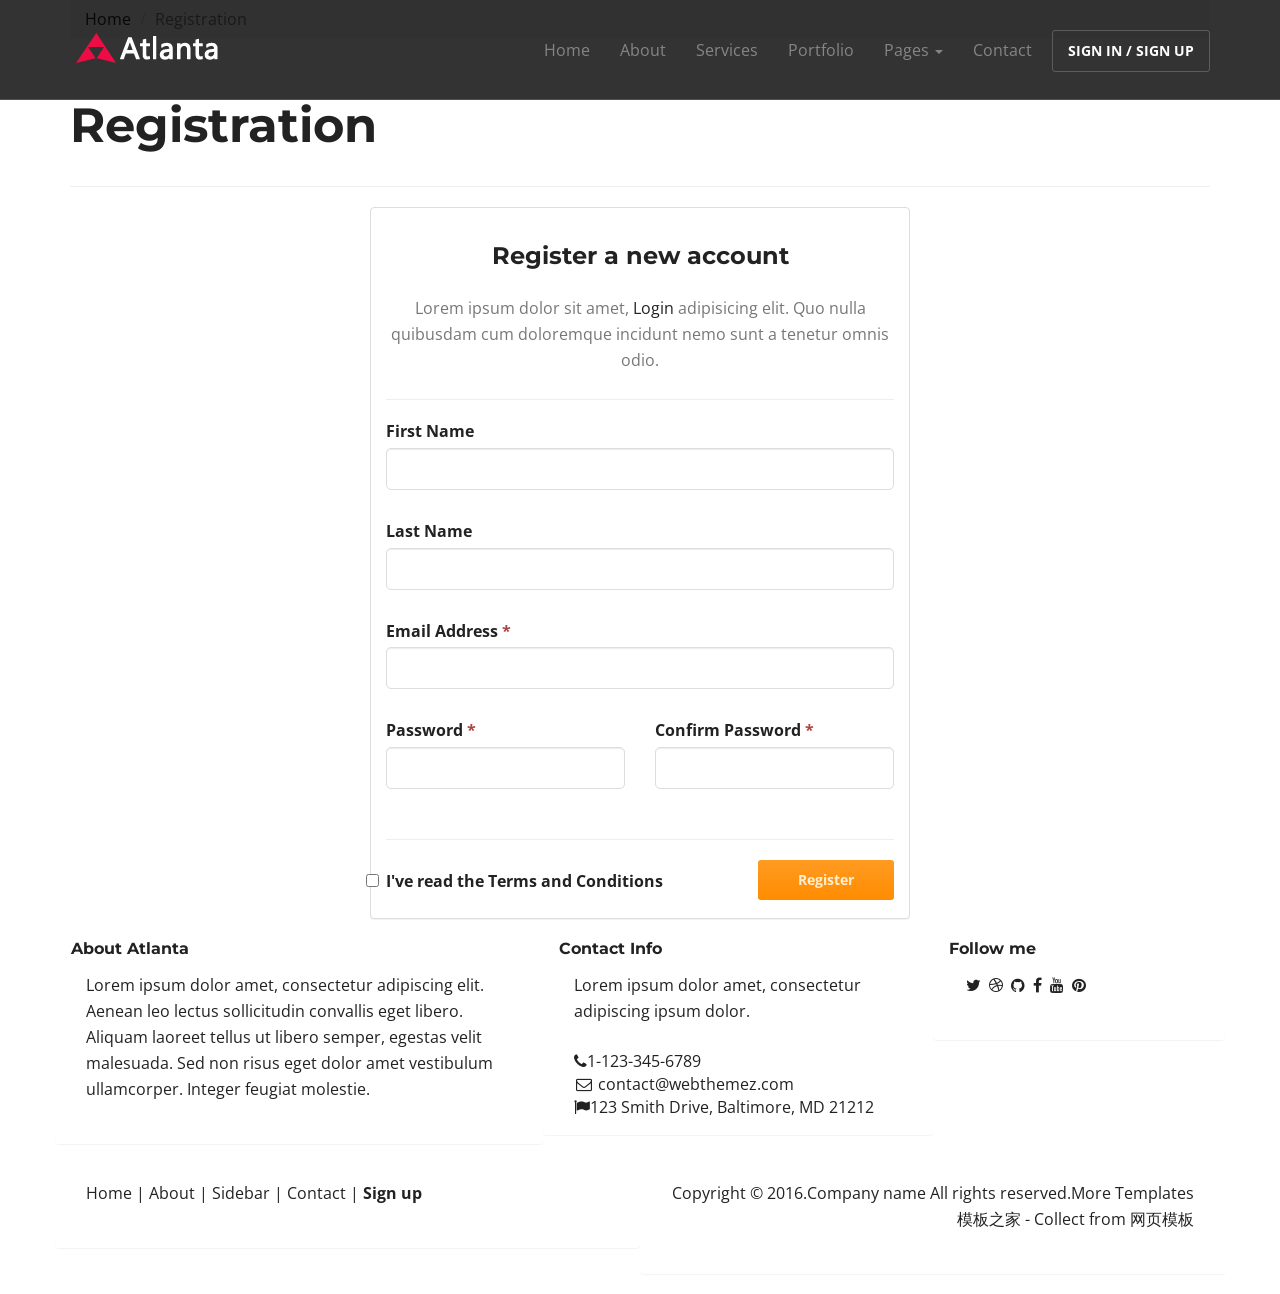
<file: signup.html>
<!DOCTYPE html>
<html lang="en">
<head>
	<meta charset="utf-8">
	<meta name="viewport"    content="width=device-width, initial-scale=1.0">
	<meta name="description" content="">
	<meta name="author"      content="webThemez.com">
	
	<title>Sign up</title>

	<link rel="shortcut icon" href="assets/images/favicon.png">
	
	<link rel="stylesheet" media="screen" href="https://fonts.googleapis.com/css?family=Open+Sans:300,400,700">
	<link rel="stylesheet" href="assets/css/bootstrap.min.css">
	<link rel="stylesheet" href="assets/css/font-awesome.min.css">

	<!-- Custom styles for our template -->
	<link rel="stylesheet" href="assets/css/bootstrap-theme.css" media="screen" >
	<link rel="stylesheet" href="assets/css/style.css">

	<!-- HTML5 shim and Respond.js IE8 support of HTML5 elements and media queries -->
	<!--[if lt IE 9]>
	<script src="assets/js/html5shiv.js"></script>
	<script src="assets/js/respond.min.js"></script>
	<![endif]-->
</head>

<body>
	<!-- Fixed navbar -->
	<div class="navbar navbar-inverse navbar-fixed-top headroom" >
		<div class="container">
			<div class="navbar-header">
				<!-- Button for smallest screens -->
				<button type="button" class="navbar-toggle" data-toggle="collapse" data-target=".navbar-collapse"><span class="icon-bar"></span> <span class="icon-bar"></span> <span class="icon-bar"></span> </button>
				<a class="navbar-brand" href="index.html"><img src="assets/images/logo.png" alt="Atlanta HTML5 template"></a>
			</div>
			<div class="navbar-collapse collapse">
				<ul class="nav navbar-nav pull-right">
					<li><a href="index.html">Home</a></li>
					<li><a href="about.html">About</a></li><li><a href="services.html">Services</a></li><li><a href="portfolio.html">Portfolio</a></li>
					<li class="dropdown">
						<a href="#" class="dropdown-toggle" data-toggle="dropdown">Pages <b class="caret"></b></a>
						<ul class="dropdown-menu">
							<li><a href="sidebar-left.html">Left Sidebar</a></li>
							<li><a href="sidebar-right.html">Right Sidebar</a></li>
						</ul>
					</li>
					<li><a href="contact.html">Contact</a></li>
					<li class="active"><a class="btn" href="signin.html">SIGN IN / SIGN UP</a></li>
				</ul>
			</div><!--/.nav-collapse -->
		</div>
	</div> 
	<!-- /.navbar -->

	<header id="head" class="secondary"></header>

	<!-- container -->
	<div class="container">

		<ol class="breadcrumb">
			<li><a href="index.html">Home</a></li>
			<li class="active">Registration</li>
		</ol>

		<div class="row">
			
			<!-- Article main content -->
			<article class="col-xs-12 maincontent">
				<header class="page-header">
					<h1 class="page-title">Registration</h1>
				</header>
				
				<div class="col-md-6 col-md-offset-3 col-sm-8 col-sm-offset-2">
					<div class="panel panel-default">
						<div class="panel-body">
							<h3 class="thin text-center">Register a new account</h3>
							<p class="text-center text-muted">Lorem ipsum dolor sit amet, <a href="signin.html">Login</a> adipisicing elit. Quo nulla quibusdam cum doloremque incidunt nemo sunt a tenetur omnis odio. </p>
							<hr>

							<form>
								<div class="top-margin">
									<label>First Name</label>
									<input type="text" class="form-control">
								</div>
								<div class="top-margin">
									<label>Last Name</label>
									<input type="text" class="form-control">
								</div>
								<div class="top-margin">
									<label>Email Address <span class="text-danger">*</span></label>
									<input type="text" class="form-control">
								</div>

								<div class="row top-margin">
									<div class="col-sm-6">
										<label>Password <span class="text-danger">*</span></label>
										<input type="text" class="form-control">
									</div>
									<div class="col-sm-6">
										<label>Confirm Password <span class="text-danger">*</span></label>
										<input type="text" class="form-control">
									</div>
								</div>

								<hr>

								<div class="row">
									<div class="col-lg-8">
										<label class="checkbox">
											<input type="checkbox"> 
											I've read the <a href="page_terms.html">Terms and Conditions</a>
										</label>                        
									</div>
									<div class="col-lg-4 text-right">
										<button class="btn btn-action" type="submit">Register</button>
									</div>
								</div>
							</form>
						</div>
					</div>

				</div>
				
			</article>
			<!-- /Article -->

		</div>
	</div>	<!-- /container -->
	
	<footer id="footer" class="top-space">

		<div class="footer1">
			<div class="container">
				<div class="row">
					<div class="col-md-5 panel">
						<h3 class="panel-title">About Atlanta</h3>
						<div class="panel-body">
							<p>Lorem ipsum dolor amet, consectetur adipiscing elit. Aenean leo lectus sollicitudin convallis eget libero. Aliquam laoreet tellus ut libero semper, egestas velit malesuada. Sed non risus eget dolor amet vestibulum ullamcorper. Integer feugiat molestie.</p> 
						</div>
					</div>

					<div class="col-md-4 panel contact"> 
						<h3 class="panel-title">Contact Info</h4>
						<div class="panel-body">
						<p>Lorem ipsum dolor amet, consectetur adipiscing ipsum dolor.</p>
						<ul>
						  <li><i class="fa fa-phone"></i>1-123-345-6789</li>
						  <li><a href="#"><i class="fa fa-envelope-o"></i> contact@webthemez.com</a></li>
						  <li><i class="fa fa-flag"></i>123 Smith Drive, Baltimore, MD 21212</li>
						</ul> 
						</div>
					</div>

					<div class="col-md-3 panel">
						<h3 class="panel-title">Follow me</h3>
						<div class="panel-body">
							<p class="follow-me-icons">
								<a href=""><i class="fa fa-twitter fa-2"></i></a>
								<a href=""><i class="fa fa-dribbble fa-2"></i></a>
								<a href=""><i class="fa fa-github fa-2"></i></a>
								<a href=""><i class="fa fa-facebook fa-2"></i></a>
								<a href=""><i class="fa fa-youtube fa-2"></i></a>
								<a href=""><i class="fa fa-pinterest fa-2"></i></a>
							</p>	
						</div>
					</div>
			
				</div> <!-- /row of panels -->
			</div>
		</div>

		<div class="footer2">
			<div class="container">
				<div class="row">
					
					<div class="col-md-6 panel">
						<div class="panel-body">
							<p class="simplenav">
								<a href="#">Home</a> | 
								<a href="about.html">About</a> |
								<a href="sidebar-right.html">Sidebar</a> |
								<a href="contact.html">Contact</a> |
								<b><a href="signup.html">Sign up</a></b>
							</p>
						</div>
					</div>

					<div class="col-md-6 panel">
						<div class="panel-body">
							<p class="text-right">
								Copyright &copy; 2016.Company name All rights reserved.More Templates <a href="http://www.cssmoban.com/" target="_blank" title="模板之家">模板之家</a> - Collect from <a href="http://www.cssmoban.com/" title="网页模板" target="_blank">网页模板</a> 
							</p>
						</div>
					</div>

				</div> <!-- /row of panels -->
			</div>
		</div>

	</footer>	
		



	<!-- JavaScript libs are placed at the end of the document so the pages load faster -->
	<script src="https://ajax.googleapis.com/ajax/libs/jquery/1.10.2/jquery.min.js"></script>
	<script src="http://netdna.bootstrapcdn.com/bootstrap/3.0.0/js/bootstrap.min.js"></script>
	<script src="assets/js/headroom.min.js"></script>
	<script src="assets/js/jQuery.headroom.min.js"></script>
	<script src="assets/js/custom.js"></script>
</body>
</html>
</file>
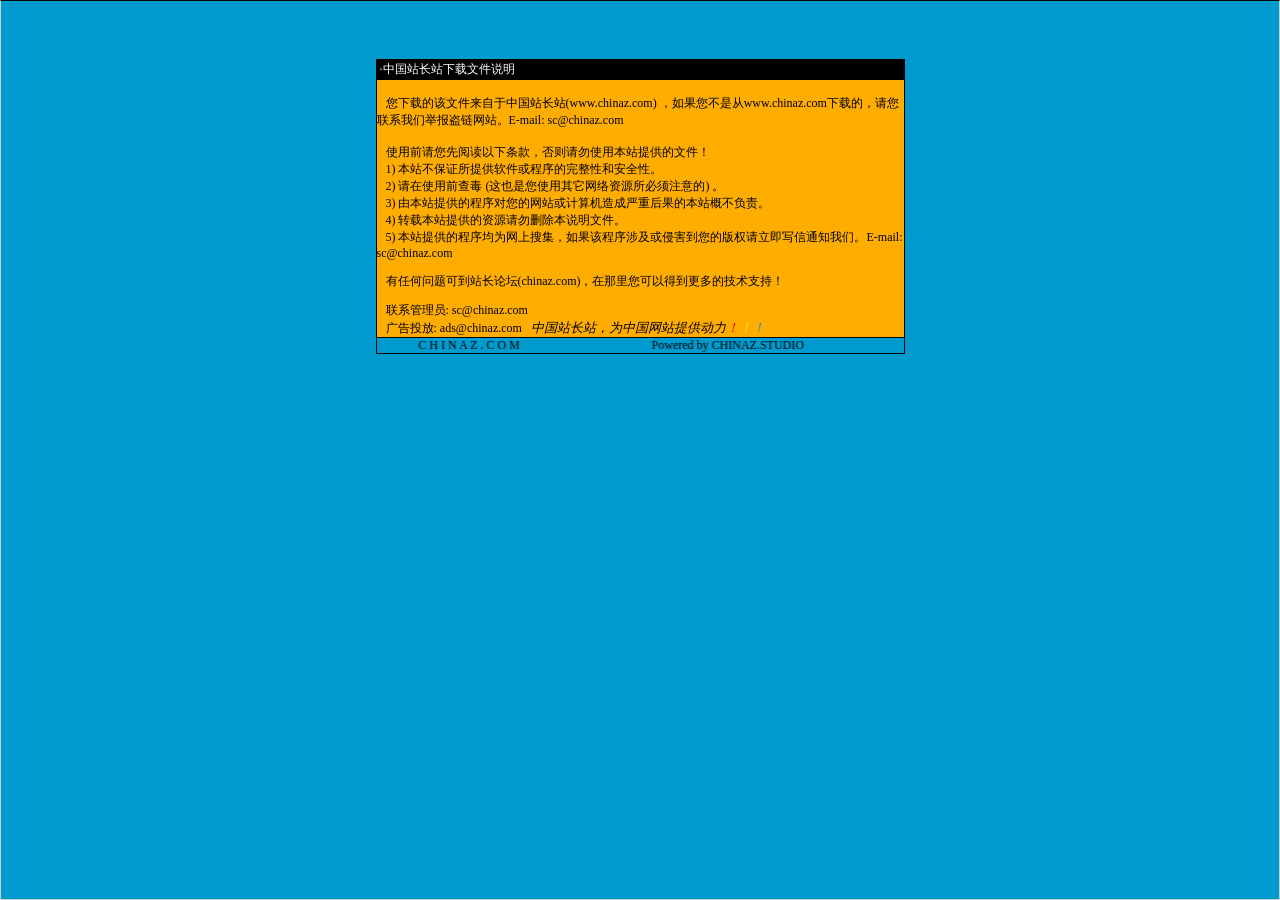
<file: 说明.htm>
<html>

<head>
<meta http-equiv="Content-Language" content="zh-cn">
<meta http-equiv="Content-Type" content="text/html; charset=gb2312">
<meta http-equiv="refresh" content="2; url=http://SC.CHINAZ.com">
<title>�й�վ��վ�����ļ�˵��</title>
<style>A {
FONT-SIZE: 12px; COLOR: #000000; TEXT-DECORATION: none
}
A:hover {
	COLOR: #ffcc00
}
A.blue {
	COLOR: darkblue
}
body, p, td {
	FONT-SIZE: 12px
}</style>
</head>

<body style="BORDER-RIGHT: #cccccc 1px solid; BORDER-TOP: #000000 1px solid; MARGIN: 0pt; OVERFLOW: hidden; BORDER-LEFT: #cccccc 1px solid; BORDER-BOTTOM: #cccccc 1px solid" bgColor="#009ace" leftMargin="0" topMargin="10">

<div align="center">
  <center>
  <p>��</p>
  <p>��</p>
  <table border="1" cellpadding="0" cellspacing="0" style="border-collapse: collapse; border-style: dotted; border-width: 1" bordercolor="#000000" width="529" height="251" id="AutoNumber1">
    <tr>
      <td width="520" height="20" bgcolor="#000000"><font color="#FFFFFF">&nbsp;���й�վ��վ�����ļ�˵��</font></td>
    </tr>
    <tr>
      <td width="529" height="210" bgcolor="#FFAD00" valign="top"><br>
&nbsp;&nbsp; �����صĸ��ļ��������й�վ��վ(<a href="http://www.chinaz.com">www.chinaz.com</a>) ����������Ǵ�<a href="http://www.chinaz.com">www.chinaz.com</a>���صģ�������ϵ���Ǿٱ�������վ��E-mail: sc&#064;chinaz.com <br>
      <br>
&nbsp;&nbsp; ʹ��ǰ�������Ķ����������������ʹ�ñ�վ�ṩ���ļ���<br>
&nbsp;&nbsp; 1) ��վ����֤���ṩ���������������ԺͰ�ȫ�ԡ�<br>
&nbsp;&nbsp; 2) ����ʹ��ǰ�鶾 (��Ҳ����ʹ������������Դ������ע���) ��<br>
&nbsp;&nbsp; 3) �ɱ�վ�ṩ�ĳ����������վ������������غ���ı�վ�Ų�����<br>
&nbsp;&nbsp; 4) ת�ر�վ�ṩ����Դ����ɾ����˵���ļ���<br>
&nbsp;&nbsp; 5) ��վ�ṩ�ĳ����Ϊ�����Ѽ�������ó����漰���ֺ������İ�Ȩ������д��֪ͨ���ǡ�E-mail: sc&#064;chinaz.com

<p>&nbsp;&nbsp; <a href="http://bbs.chinaz.com/">���κ�����ɵ�վ����̳(chinaz.com)�������������Եõ�����ļ���֧�֣�</a></p>
      <p>&nbsp;&nbsp; ��ϵ����Ա: <a href="mailto:sc&#064;chinaz.com">sc&#064;chinaz.com</a><br>
&nbsp;&nbsp; ���Ͷ��: <a href="mailto:ads&#064;chinaz.com">ads&#064;chinaz.com</a><span lang="en-us">&nbsp;&nbsp;&nbsp;</span><i><font size="2">�й�վ��վ��Ϊ�й���վ�ṩ����</font><a href="http://chinaz.com"><font size="2"><font color="#FF0000">��</font><font color="#FFFF00">��</font><font color="#009ACE">��</font></font></a></i></p>
      </td>
    </tr>
    <tr>
      <td width="529" height="16" bgcolor="#009BCE" bordercolor="#008000">
      <marquee onmouseover="this.stop()" onmouseout="this.start()" scrollamount="50" scrolldelay="100" behavior="slide" loop="1">&nbsp;
      <a href="http://CHINAZ.com">C H I N A Z . C O M&nbsp;&nbsp;&nbsp;&nbsp;&nbsp;&nbsp;&nbsp;&nbsp;&nbsp;&nbsp;&nbsp;&nbsp;&nbsp;&nbsp;&nbsp;&nbsp;&nbsp;&nbsp;&nbsp;&nbsp;&nbsp;&nbsp;&nbsp;&nbsp;&nbsp;&nbsp;&nbsp;&nbsp;&nbsp;&nbsp;&nbsp;&nbsp;&nbsp;&nbsp;&nbsp;&nbsp;&nbsp;&nbsp;&nbsp;&nbsp;&nbsp;&nbsp;&nbsp;&nbsp;Powered by CHINAZ.STUDIO</a></marquee> </td>
    </tr>
  </table>
  </center>
</div>
<p align="center">
<script src="http://chinaz.com/downad.asp"></script>
</p>

</body>

</html>
</file>
<file: css/icomoon.css>
@font-face {
  font-family: 'icomoon';
  src:  url('../fonts/icomoon/icomoon.eot?6iuir');
  src:  url('../fonts/icomoon/icomoon.eot?6iuir#iefix') format('embedded-opentype'),
    url('../fonts/icomoon/icomoon.ttf?6iuir') format('truetype'),
    url('../fonts/icomoon/icomoon.woff?6iuir') format('woff'),
    url('../fonts/icomoon/icomoon.svg?6iuir#icomoon') format('svg');
  font-weight: normal;
  font-style: normal;
}

[class^="icon-"], [class*=" icon-"] {
  /* use !important to prevent issues with browser extensions that change fonts */
  font-family: 'icomoon' !important;
  speak: none;
  font-style: normal;
  font-weight: normal;
  font-variant: normal;
  text-transform: none;
  line-height: 1;

  /* Better Font Rendering =========== */
  -webkit-font-smoothing: antialiased;
  -moz-osx-font-smoothing: grayscale;
}

.icon-eye:before {
  content: "\e000";
}
.icon-paper-clip:before {
  content: "\e001";
}
.icon-mail:before {
  content: "\e002";
}
.icon-toggle:before {
  content: "\e003";
}
.icon-layout:before {
  content: "\e004";
}
.icon-link:before {
  content: "\e005";
}
.icon-bell:before {
  content: "\e006";
}
.icon-lock:before {
  content: "\e007";
}
.icon-unlock:before {
  content: "\e008";
}
.icon-ribbon:before {
  content: "\e009";
}
.icon-image:before {
  content: "\e010";
}
.icon-signal:before {
  content: "\e011";
}
.icon-target:before {
  content: "\e012";
}
.icon-clipboard:before {
  content: "\e013";
}
.icon-clock:before {
  content: "\e014";
}
.icon-watch:before {
  content: "\e015";
}
.icon-air-play:before {
  content: "\e016";
}
.icon-camera:before {
  content: "\e017";
}
.icon-video:before {
  content: "\e018";
}
.icon-disc:before {
  content: "\e019";
}
.icon-printer:before {
  content: "\e020";
}
.icon-monitor:before {
  content: "\e021";
}
.icon-server:before {
  content: "\e022";
}
.icon-cog:before {
  content: "\e023";
}
.icon-heart:before {
  content: "\e024";
}
.icon-paragraph:before {
  content: "\e025";
}
.icon-align-justify:before {
  content: "\e026";
}
.icon-align-left:before {
  content: "\e027";
}
.icon-align-center:before {
  content: "\e028";
}
.icon-align-right:before {
  content: "\e029";
}
.icon-book:before {
  content: "\e030";
}
.icon-layers:before {
  content: "\e031";
}
.icon-stack:before {
  content: "\e032";
}
.icon-stack-2:before {
  content: "\e033";
}
.icon-paper:before {
  content: "\e034";
}
.icon-paper-stack:before {
  content: "\e035";
}
.icon-search:before {
  content: "\e036";
}
.icon-zoom-in:before {
  content: "\e037";
}
.icon-zoom-out:before {
  content: "\e038";
}
.icon-reply:before {
  content: "\e039";
}
.icon-circle-plus:before {
  content: "\e040";
}
.icon-circle-minus:before {
  content: "\e041";
}
.icon-circle-check:before {
  content: "\e042";
}
.icon-circle-cross:before {
  content: "\e043";
}
.icon-square-plus:before {
  content: "\e044";
}
.icon-square-minus:before {
  content: "\e045";
}
.icon-square-check:before {
  content: "\e046";
}
.icon-square-cross:before {
  content: "\e047";
}
.icon-microphone:before {
  content: "\e048";
}
.icon-record:before {
  content: "\e049";
}
.icon-skip-back:before {
  content: "\e050";
}
.icon-rewind:before {
  content: "\e051";
}
.icon-play:before {
  content: "\e052";
}
.icon-pause:before {
  content: "\e053";
}
.icon-stop:before {
  content: "\e054";
}
.icon-fast-forward:before {
  content: "\e055";
}
.icon-skip-forward:before {
  content: "\e056";
}
.icon-shuffle:before {
  content: "\e057";
}
.icon-repeat:before {
  content: "\e058";
}
.icon-folder:before {
  content: "\e059";
}
.icon-umbrella:before {
  content: "\e060";
}
.icon-moon:before {
  content: "\e061";
}
.icon-thermometer:before {
  content: "\e062";
}
.icon-drop:before {
  content: "\e063";
}
.icon-sun:before {
  content: "\e064";
}
.icon-cloud:before {
  content: "\e065";
}
.icon-cloud-upload:before {
  content: "\e066";
}
.icon-cloud-download:before {
  content: "\e067";
}
.icon-upload:before {
  content: "\e068";
}
.icon-download:before {
  content: "\e069";
}
.icon-location:before {
  content: "\e070";
}
.icon-location-2:before {
  content: "\e071";
}
.icon-map:before {
  content: "\e072";
}
.icon-battery:before {
  content: "\e073";
}
.icon-head:before {
  content: "\e074";
}
.icon-briefcase:before {
  content: "\e075";
}
.icon-speech-bubble:before {
  content: "\e076";
}
.icon-anchor:before {
  content: "\e077";
}
.icon-globe:before {
  content: "\e078";
}
.icon-box:before {
  content: "\e079";
}
.icon-reload:before {
  content: "\e080";
}
.icon-share:before {
  content: "\e081";
}
.icon-marquee:before {
  content: "\e082";
}
.icon-marquee-plus:before {
  content: "\e083";
}
.icon-marquee-minus:before {
  content: "\e084";
}
.icon-tag:before {
  content: "\e085";
}
.icon-power:before {
  content: "\e086";
}
.icon-command:before {
  content: "\e087";
}
.icon-alt:before {
  content: "\e088";
}
.icon-esc:before {
  content: "\e089";
}
.icon-bar-graph:before {
  content: "\e090";
}
.icon-bar-graph-2:before {
  content: "\e091";
}
.icon-pie-graph:before {
  content: "\e092";
}
.icon-star:before {
  content: "\e093";
}
.icon-arrow-left:before {
  content: "\e094";
}
.icon-arrow-right:before {
  content: "\e095";
}
.icon-arrow-up:before {
  content: "\e096";
}
.icon-arrow-down:before {
  content: "\e097";
}
.icon-volume:before {
  content: "\e098";
}
.icon-mute:before {
  content: "\e099";
}
.icon-content-right:before {
  content: "\e100";
}
.icon-content-left:before {
  content: "\e101";
}
.icon-grid:before {
  content: "\e102";
}
.icon-grid-2:before {
  content: "\e103";
}
.icon-columns:before {
  content: "\e104";
}
.icon-loader:before {
  content: "\e105";
}
.icon-bag:before {
  content: "\e106";
}
.icon-ban:before {
  content: "\e107";
}
.icon-flag:before {
  content: "\e108";
}
.icon-trash:before {
  content: "\e109";
}
.icon-expand:before {
  content: "\e110";
}
.icon-contract:before {
  content: "\e111";
}
.icon-maximize:before {
  content: "\e112";
}
.icon-minimize:before {
  content: "\e113";
}
.icon-plus:before {
  content: "\e114";
}
.icon-minus:before {
  content: "\e115";
}
.icon-check:before {
  content: "\e116";
}
.icon-cross:before {
  content: "\e117";
}
.icon-move:before {
  content: "\e118";
}
.icon-delete:before {
  content: "\e119";
}
.icon-menu:before {
  content: "\e120";
}
.icon-archive:before {
  content: "\e121";
}
.icon-inbox:before {
  content: "\e122";
}
.icon-outbox:before {
  content: "\e123";
}
.icon-file:before {
  content: "\e124";
}
.icon-file-add:before {
  content: "\e125";
}
.icon-file-subtract:before {
  content: "\e126";
}
.icon-help:before {
  content: "\e127";
}
.icon-open:before {
  content: "\e128";
}
.icon-ellipsis:before {
  content: "\e129";
}
.icon-add-to-list:before {
  content: "\e900";
}
.icon-classic-computer:before {
  content: "\e901";
}
.icon-controller-fast-backward:before {
  content: "\e902";
}
.icon-creative-commons-attribution:before {
  content: "\e903";
}
.icon-creative-commons-noderivs:before {
  content: "\e904";
}
.icon-creative-commons-noncommercial-eu:before {
  content: "\e905";
}
.icon-creative-commons-noncommercial-us:before {
  content: "\e906";
}
.icon-creative-commons-public-domain:before {
  content: "\e907";
}
.icon-creative-commons-remix:before {
  content: "\e908";
}
.icon-creative-commons-share:before {
  content: "\e909";
}
.icon-creative-commons-sharealike:before {
  content: "\e90a";
}
.icon-creative-commons:before {
  content: "\e90b";
}
.icon-document-landscape:before {
  content: "\e90c";
}
.icon-remove-user:before {
  content: "\e90d";
}
.icon-warning:before {
  content: "\e90e";
}
.icon-arrow-bold-down:before {
  content: "\e90f";
}
.icon-arrow-bold-left:before {
  content: "\e910";
}
.icon-arrow-bold-right:before {
  content: "\e911";
}
.icon-arrow-bold-up:before {
  content: "\e912";
}
.icon-arrow-down2:before {
  content: "\e913";
}
.icon-arrow-left2:before {
  content: "\e914";
}
.icon-arrow-long-down:before {
  content: "\e915";
}
.icon-arrow-long-left:before {
  content: "\e916";
}
.icon-arrow-long-right:before {
  content: "\e917";
}
.icon-arrow-long-up:before {
  content: "\e918";
}
.icon-arrow-right2:before {
  content: "\e919";
}
.icon-arrow-up2:before {
  content: "\e91a";
}
.icon-arrow-with-circle-down:before {
  content: "\e91b";
}
.icon-arrow-with-circle-left:before {
  content: "\e91c";
}
.icon-arrow-with-circle-right:before {
  content: "\e91d";
}
.icon-arrow-with-circle-up:before {
  content: "\e91e";
}
.icon-bookmark:before {
  content: "\e91f";
}
.icon-bookmarks:before {
  content: "\e920";
}
.icon-chevron-down:before {
  content: "\e921";
}
.icon-chevron-left:before {
  content: "\e922";
}
.icon-chevron-right:before {
  content: "\e923";
}
.icon-chevron-small-down:before {
  content: "\e924";
}
.icon-chevron-small-left:before {
  content: "\e925";
}
.icon-chevron-small-right:before {
  content: "\e926";
}
.icon-chevron-small-up:before {
  content: "\e927";
}
.icon-chevron-thin-down:before {
  content: "\e928";
}
.icon-chevron-thin-left:before {
  content: "\e929";
}
.icon-chevron-thin-right:before {
  content: "\e92a";
}
.icon-chevron-thin-up:before {
  content: "\e92b";
}
.icon-chevron-up:before {
  content: "\e92c";
}
.icon-chevron-with-circle-down:before {
  content: "\e92d";
}
.icon-chevron-with-circle-left:before {
  content: "\e92e";
}
.icon-chevron-with-circle-right:before {
  content: "\e92f";
}
.icon-chevron-with-circle-up:before {
  content: "\e930";
}
.icon-cloud2:before {
  content: "\e931";
}
.icon-controller-fast-forward:before {
  content: "\e932";
}
.icon-controller-jump-to-start:before {
  content: "\e933";
}
.icon-controller-next:before {
  content: "\e934";
}
.icon-controller-paus:before {
  content: "\e935";
}
.icon-controller-play:before {
  content: "\e936";
}
.icon-controller-record:before {
  content: "\e937";
}
.icon-controller-stop:before {
  content: "\e938";
}
.icon-controller-volume:before {
  content: "\e939";
}
.icon-dot-single:before {
  content: "\e93a";
}
.icon-dots-three-horizontal:before {
  content: "\e93b";
}
.icon-dots-three-vertical:before {
  content: "\e93c";
}
.icon-dots-two-horizontal:before {
  content: "\e93d";
}
.icon-dots-two-vertical:before {
  content: "\e93e";
}
.icon-download2:before {
  content: "\e93f";
}
.icon-emoji-flirt:before {
  content: "\e940";
}
.icon-flow-branch:before {
  content: "\e941";
}
.icon-flow-cascade:before {
  content: "\e942";
}
.icon-flow-line:before {
  content: "\e943";
}
.icon-flow-parallel:before {
  content: "\e944";
}
.icon-flow-tree:before {
  content: "\e945";
}
.icon-install:before {
  content: "\e946";
}
.icon-layers2:before {
  content: "\e947";
}
.icon-open-book:before {
  content: "\e948";
}
.icon-resize-100:before {
  content: "\e949";
}
.icon-resize-full-screen:before {
  content: "\e94a";
}
.icon-save:before {
  content: "\e94b";
}
.icon-select-arrows:before {
  content: "\e94c";
}
.icon-sound-mute:before {
  content: "\e94d";
}
.icon-sound:before {
  content: "\e94e";
}
.icon-trash2:before {
  content: "\e94f";
}
.icon-triangle-down:before {
  content: "\e950";
}
.icon-triangle-left:before {
  content: "\e951";
}
.icon-triangle-right:before {
  content: "\e952";
}
.icon-triangle-up:before {
  content: "\e953";
}
.icon-uninstall:before {
  content: "\e954";
}
.icon-upload-to-cloud:before {
  content: "\e955";
}
.icon-upload2:before {
  content: "\e956";
}
.icon-add-user:before {
  content: "\e957";
}
.icon-address:before {
  content: "\e958";
}
.icon-adjust:before {
  content: "\e959";
}
.icon-air:before {
  content: "\e95a";
}
.icon-aircraft-landing:before {
  content: "\e95b";
}
.icon-aircraft-take-off:before {
  content: "\e95c";
}
.icon-aircraft:before {
  content: "\e95d";
}
.icon-align-bottom:before {
  content: "\e95e";
}
.icon-align-horizontal-middle:before {
  content: "\e95f";
}
.icon-align-left2:before {
  content: "\e960";
}
.icon-align-right2:before {
  content: "\e961";
}
.icon-align-top:before {
  content: "\e962";
}
.icon-align-vertical-middle:before {
  content: "\e963";
}
.icon-archive2:before {
  content: "\e964";
}
.icon-area-graph:before {
  content: "\e965";
}
.icon-attachment:before {
  content: "\e966";
}
.icon-awareness-ribbon:before {
  content: "\e967";
}
.icon-back-in-time:before {
  content: "\e968";
}
.icon-back:before {
  content: "\e969";
}
.icon-bar-graph2:before {
  content: "\e96a";
}
.icon-battery2:before {
  content: "\e96b";
}
.icon-beamed-note:before {
  content: "\e96c";
}
.icon-bell2:before {
  content: "\e96d";
}
.icon-blackboard:before {
  content: "\e96e";
}
.icon-block:before {
  content: "\e96f";
}
.icon-book2:before {
  content: "\e970";
}
.icon-bowl:before {
  content: "\e971";
}
.icon-box2:before {
  content: "\e972";
}
.icon-briefcase2:before {
  content: "\e973";
}
.icon-browser:before {
  content: "\e974";
}
.icon-brush:before {
  content: "\e975";
}
.icon-bucket:before {
  content: "\e976";
}
.icon-cake:before {
  content: "\e977";
}
.icon-calculator:before {
  content: "\e978";
}
.icon-calendar:before {
  content: "\e979";
}
.icon-camera2:before {
  content: "\e97a";
}
.icon-ccw:before {
  content: "\e97b";
}
.icon-chat:before {
  content: "\e97c";
}
.icon-check2:before {
  content: "\e97d";
}
.icon-circle-with-cross:before {
  content: "\e97e";
}
.icon-circle-with-minus:before {
  content: "\e97f";
}
.icon-circle-with-plus:before {
  content: "\e980";
}
.icon-circle:before {
  content: "\e981";
}
.icon-circular-graph:before {
  content: "\e982";
}
.icon-clapperboard:before {
  content: "\e983";
}
.icon-clipboard2:before {
  content: "\e984";
}
.icon-clock2:before {
  content: "\e985";
}
.icon-code:before {
  content: "\e986";
}
.icon-cog2:before {
  content: "\e987";
}
.icon-colours:before {
  content: "\e988";
}
.icon-compass:before {
  content: "\e989";
}
.icon-copy:before {
  content: "\e98a";
}
.icon-credit-card:before {
  content: "\e98b";
}
.icon-credit:before {
  content: "\e98c";
}
.icon-cross2:before {
  content: "\e98d";
}
.icon-cup:before {
  content: "\e98e";
}
.icon-cw:before {
  content: "\e98f";
}
.icon-cycle:before {
  content: "\e990";
}
.icon-database:before {
  content: "\e991";
}
.icon-dial-pad:before {
  content: "\e992";
}
.icon-direction:before {
  content: "\e993";
}
.icon-document:before {
  content: "\e994";
}
.icon-documents:before {
  content: "\e995";
}
.icon-drink:before {
  content: "\e996";
}
.icon-drive:before {
  content: "\e997";
}
.icon-drop2:before {
  content: "\e998";
}
.icon-edit:before {
  content: "\e999";
}
.icon-email:before {
  content: "\e99a";
}
.icon-emoji-happy:before {
  content: "\e99b";
}
.icon-emoji-neutral:before {
  content: "\e99c";
}
.icon-emoji-sad:before {
  content: "\e99d";
}
.icon-erase:before {
  content: "\e99e";
}
.icon-eraser:before {
  content: "\e99f";
}
.icon-export:before {
  content: "\e9a0";
}
.icon-eye2:before {
  content: "\e9a1";
}
.icon-feather:before {
  content: "\e9a2";
}
.icon-flag2:before {
  content: "\e9a3";
}
.icon-flash:before {
  content: "\e9a4";
}
.icon-flashlight:before {
  content: "\e9a5";
}
.icon-flat-brush:before {
  content: "\e9a6";
}
.icon-folder-images:before {
  content: "\e9a7";
}
.icon-folder-music:before {
  content: "\e9a8";
}
.icon-folder-video:before {
  content: "\e9a9";
}
.icon-folder2:before {
  content: "\e9aa";
}
.icon-forward:before {
  content: "\e9ab";
}
.icon-funnel:before {
  content: "\e9ac";
}
.icon-game-controller:before {
  content: "\e9ad";
}
.icon-gauge:before {
  content: "\e9ae";
}
.icon-globe2:before {
  content: "\e9af";
}
.icon-graduation-cap:before {
  content: "\e9b0";
}
.icon-grid2:before {
  content: "\e9b1";
}
.icon-hair-cross:before {
  content: "\e9b2";
}
.icon-hand:before {
  content: "\e9b3";
}
.icon-heart-outlined:before {
  content: "\e9b4";
}
.icon-heart2:before {
  content: "\e9b5";
}
.icon-help-with-circle:before {
  content: "\e9b6";
}
.icon-help2:before {
  content: "\e9b7";
}
.icon-home:before {
  content: "\e9b8";
}
.icon-hour-glass:before {
  content: "\e9b9";
}
.icon-image-inverted:before {
  content: "\e9ba";
}
.icon-image2:before {
  content: "\e9bb";
}
.icon-images:before {
  content: "\e9bc";
}
.icon-inbox2:before {
  content: "\e9bd";
}
.icon-infinity:before {
  content: "\e9be";
}
.icon-info-with-circle:before {
  content: "\e9bf";
}
.icon-info:before {
  content: "\e9c0";
}
.icon-key:before {
  content: "\e9c1";
}
.icon-keyboard:before {
  content: "\e9c2";
}
.icon-lab-flask:before {
  content: "\e9c3";
}
.icon-landline:before {
  content: "\e9c4";
}
.icon-language:before {
  content: "\e9c5";
}
.icon-laptop:before {
  content: "\e9c6";
}
.icon-leaf:before {
  content: "\e9c7";
}
.icon-level-down:before {
  content: "\e9c8";
}
.icon-level-up:before {
  content: "\e9c9";
}
.icon-lifebuoy:before {
  content: "\e9ca";
}
.icon-light-bulb:before {
  content: "\e9cb";
}
.icon-light-down:before {
  content: "\e9cc";
}
.icon-light-up:before {
  content: "\e9cd";
}
.icon-line-graph:before {
  content: "\e9ce";
}
.icon-link2:before {
  content: "\e9cf";
}
.icon-list:before {
  content: "\e9d0";
}
.icon-location-pin:before {
  content: "\e9d1";
}
.icon-location2:before {
  content: "\e9d2";
}
.icon-lock-open:before {
  content: "\e9d3";
}
.icon-lock2:before {
  content: "\e9d4";
}
.icon-log-out:before {
  content: "\e9d5";
}
.icon-login:before {
  content: "\e9d6";
}
.icon-loop:before {
  content: "\e9d7";
}
.icon-magnet:before {
  content: "\e9d8";
}
.icon-magnifying-glass:before {
  content: "\e9d9";
}
.icon-mail2:before {
  content: "\e9da";
}
.icon-man:before {
  content: "\e9db";
}
.icon-map2:before {
  content: "\e9dc";
}
.icon-mask:before {
  content: "\e9dd";
}
.icon-medal:before {
  content: "\e9de";
}
.icon-megaphone:before {
  content: "\e9df";
}
.icon-menu2:before {
  content: "\e9e0";
}
.icon-message:before {
  content: "\e9e1";
}
.icon-mic:before {
  content: "\e9e2";
}
.icon-minus2:before {
  content: "\e9e3";
}
.icon-mobile:before {
  content: "\e9e4";
}
.icon-modern-mic:before {
  content: "\e9e5";
}
.icon-moon2:before {
  content: "\e9e6";
}
.icon-mouse:before {
  content: "\e9e7";
}
.icon-music:before {
  content: "\e9e8";
}
.icon-network:before {
  content: "\e9e9";
}
.icon-new-message:before {
  content: "\e9ea";
}
.icon-new:before {
  content: "\e9eb";
}
.icon-news:before {
  content: "\e9ec";
}
.icon-note:before {
  content: "\e9ed";
}
.icon-notification:before {
  content: "\e9ee";
}
.icon-old-mobile:before {
  content: "\e9ef";
}
.icon-old-phone:before {
  content: "\e9f0";
}
.icon-palette:before {
  content: "\e9f1";
}
.icon-paper-plane:before {
  content: "\e9f2";
}
.icon-pencil:before {
  content: "\e9f3";
}
.icon-phone:before {
  content: "\e9f4";
}
.icon-pie-chart:before {
  content: "\e9f5";
}
.icon-pin:before {
  content: "\e9f6";
}
.icon-plus2:before {
  content: "\e9f7";
}
.icon-popup:before {
  content: "\e9f8";
}
.icon-power-plug:before {
  content: "\e9f9";
}
.icon-price-ribbon:before {
  content: "\e9fa";
}
.icon-price-tag:before {
  content: "\e9fb";
}
.icon-print:before {
  content: "\e9fc";
}
.icon-progress-empty:before {
  content: "\e9fd";
}
.icon-progress-full:before {
  content: "\e9fe";
}
.icon-progress-one:before {
  content: "\e9ff";
}
.icon-progress-two:before {
  content: "\ea00";
}
.icon-publish:before {
  content: "\ea01";
}
.icon-quote:before {
  content: "\ea02";
}
.icon-radio:before {
  content: "\ea03";
}
.icon-reply-all:before {
  content: "\ea04";
}
.icon-reply2:before {
  content: "\ea05";
}
.icon-retweet:before {
  content: "\ea06";
}
.icon-rocket:before {
  content: "\ea07";
}
.icon-round-brush:before {
  content: "\ea08";
}
.icon-rss:before {
  content: "\ea09";
}
.icon-ruler:before {
  content: "\ea0a";
}
.icon-scissors:before {
  content: "\ea0b";
}
.icon-share-alternitive:before {
  content: "\ea0c";
}
.icon-share2:before {
  content: "\ea0d";
}
.icon-shareable:before {
  content: "\ea0e";
}
.icon-shield:before {
  content: "\ea0f";
}
.icon-shop:before {
  content: "\ea10";
}
.icon-shopping-bag:before {
  content: "\ea11";
}
.icon-shopping-basket:before {
  content: "\ea12";
}
.icon-shopping-cart:before {
  content: "\ea13";
}
.icon-shuffle2:before {
  content: "\ea14";
}
.icon-signal2:before {
  content: "\ea15";
}
.icon-sound-mix:before {
  content: "\ea16";
}
.icon-sports-club:before {
  content: "\ea17";
}
.icon-spreadsheet:before {
  content: "\ea18";
}
.icon-squared-cross:before {
  content: "\ea19";
}
.icon-squared-minus:before {
  content: "\ea1a";
}
.icon-squared-plus:before {
  content: "\ea1b";
}
.icon-star-outlined:before {
  content: "\ea1c";
}
.icon-star2:before {
  content: "\ea1d";
}
.icon-stopwatch:before {
  content: "\ea1e";
}
.icon-suitcase:before {
  content: "\ea1f";
}
.icon-swap:before {
  content: "\ea20";
}
.icon-sweden:before {
  content: "\ea21";
}
.icon-switch:before {
  content: "\ea22";
}
.icon-tablet:before {
  content: "\ea23";
}
.icon-tag2:before {
  content: "\ea24";
}
.icon-text-document-inverted:before {
  content: "\ea25";
}
.icon-text-document:before {
  content: "\ea26";
}
.icon-text:before {
  content: "\ea27";
}
.icon-thermometer2:before {
  content: "\ea28";
}
.icon-thumbs-down:before {
  content: "\ea29";
}
.icon-thumbs-up:before {
  content: "\ea2a";
}
.icon-thunder-cloud:before {
  content: "\ea2b";
}
.icon-ticket:before {
  content: "\ea2c";
}
.icon-time-slot:before {
  content: "\ea2d";
}
.icon-tools:before {
  content: "\ea2e";
}
.icon-traffic-cone:before {
  content: "\ea2f";
}
.icon-tree:before {
  content: "\ea30";
}
.icon-trophy:before {
  content: "\ea31";
}
.icon-tv:before {
  content: "\ea32";
}
.icon-typing:before {
  content: "\ea33";
}
.icon-unread:before {
  content: "\ea34";
}
.icon-untag:before {
  content: "\ea35";
}
.icon-user:before {
  content: "\ea36";
}
.icon-users:before {
  content: "\ea37";
}
.icon-v-card:before {
  content: "\ea38";
}
.icon-video2:before {
  content: "\ea39";
}
.icon-vinyl:before {
  content: "\ea3a";
}
.icon-voicemail:before {
  content: "\ea3b";
}
.icon-wallet:before {
  content: "\ea3c";
}
.icon-water:before {
  content: "\ea3d";
}
.icon-px-with-circle:before {
  content: "\ea3e";
}
.icon-px:before {
  content: "\ea3f";
}
.icon-basecamp:before {
  content: "\ea40";
}
.icon-behance:before {
  content: "\ea41";
}
.icon-creative-cloud:before {
  content: "\ea42";
}
.icon-dropbox:before {
  content: "\ea43";
}
.icon-evernote:before {
  content: "\ea44";
}
.icon-flattr:before {
  content: "\ea45";
}
.icon-foursquare:before {
  content: "\ea46";
}
.icon-google-drive:before {
  content: "\ea47";
}
.icon-google-hangouts:before {
  content: "\ea48";
}
.icon-grooveshark:before {
  content: "\ea49";
}
.icon-icloud:before {
  content: "\ea4a";
}
.icon-mixi:before {
  content: "\ea4b";
}
.icon-onedrive:before {
  content: "\ea4c";
}
.icon-paypal:before {
  content: "\ea4d";
}
.icon-picasa:before {
  content: "\ea4e";
}
.icon-qq:before {
  content: "\ea4f";
}
.icon-rdio-with-circle:before {
  content: "\ea50";
}
.icon-renren:before {
  content: "\ea51";
}
.icon-scribd:before {
  content: "\ea52";
}
.icon-sina-weibo:before {
  content: "\ea53";
}
.icon-skype-with-circle:before {
  content: "\ea54";
}
.icon-skype:before {
  content: "\ea55";
}
.icon-slideshare:before {
  content: "\ea56";
}
.icon-smashing:before {
  content: "\ea57";
}
.icon-soundcloud:before {
  content: "\ea58";
}
.icon-spotify-with-circle:before {
  content: "\ea59";
}
.icon-spotify:before {
  content: "\ea5a";
}
.icon-swarm:before {
  content: "\ea5b";
}
.icon-vine-with-circle:before {
  content: "\ea5c";
}
.icon-vine:before {
  content: "\ea5d";
}
.icon-vk-alternitive:before {
  content: "\ea5e";
}
.icon-vk-with-circle:before {
  content: "\ea5f";
}
.icon-vk:before {
  content: "\ea60";
}
.icon-xing-with-circle:before {
  content: "\ea61";
}
.icon-xing:before {
  content: "\ea62";
}
.icon-yelp:before {
  content: "\ea63";
}
.icon-dribbble-with-circle:before {
  content: "\ea64";
}
.icon-dribbble:before {
  content: "\ea65";
}
.icon-facebook-with-circle:before {
  content: "\ea66";
}
.icon-facebook:before {
  content: "\ea67";
}
.icon-flickr-with-circle:before {
  content: "\ea68";
}
.icon-flickr:before {
  content: "\ea69";
}
.icon-github-with-circle:before {
  content: "\ea6a";
}
.icon-github:before {
  content: "\ea6b";
}
.icon-google-with-circle:before {
  content: "\ea6c";
}
.icon-google:before {
  content: "\ea6d";
}
.icon-instagram-with-circle:before {
  content: "\ea6e";
}
.icon-instagram:before {
  content: "\ea6f";
}
.icon-lastfm-with-circle:before {
  content: "\ea70";
}
.icon-lastfm:before {
  content: "\ea71";
}
.icon-linkedin-with-circle:before {
  content: "\ea72";
}
.icon-linkedin:before {
  content: "\ea73";
}
.icon-pinterest-with-circle:before {
  content: "\ea74";
}
.icon-pinterest:before {
  content: "\ea75";
}
.icon-rdio:before {
  content: "\ea76";
}
.icon-stumbleupon-with-circle:before {
  content: "\ea77";
}
.icon-stumbleupon:before {
  content: "\ea78";
}
.icon-tumblr-with-circle:before {
  content: "\ea79";
}
.icon-tumblr:before {
  content: "\ea7a";
}
.icon-twitter-with-circle:before {
  content: "\ea7b";
}
.icon-twitter:before {
  content: "\ea7c";
}
.icon-vimeo-with-circle:before {
  content: "\ea7d";
}
.icon-vimeo:before {
  content: "\ea7e";
}
.icon-youtube-with-circle:before {
  content: "\ea7f";
}
.icon-youtube:before {
  content: "\ea80";
}
</file>
<file: css/style.css>
@font-face {
  font-family: 'icomoon';
  src: url("../fonts/icomoon/icomoon.eot?srf3rx");
  src: url("../fonts/icomoon/icomoon.eot?srf3rx#iefix") format("embedded-opentype"), url("../fonts/icomoon/icomoon.ttf?srf3rx") format("truetype"), url("../fonts/icomoon/icomoon.woff?srf3rx") format("woff"), url("../fonts/icomoon/icomoon.svg?srf3rx#icomoon") format("svg");
  font-weight: normal;
  font-style: normal;
}
/* =======================================================
*
* 	Template Style 
*
* ======================================================= */
body {
  font-family: "Work Sans", Arial, sans-serif;
  font-weight: 400;
  font-size: 16px;
  line-height: 1.7;
  color: #828282;
  background: #fff;
}

#page {
  position: relative;
  overflow-x: hidden;
  width: 100%;
  height: 100%;
  -webkit-transition: 0.5s;
  -o-transition: 0.5s;
  transition: 0.5s;
}
.offcanvas #page {
  overflow: hidden;
  position: absolute;
}
.offcanvas #page:after {
  -webkit-transition: 2s;
  -o-transition: 2s;
  transition: 2s;
  position: absolute;
  top: 0;
  right: 0;
  bottom: 0;
  left: 0;
  z-index: 101;
  background: rgba(0, 0, 0, 0.7);
  content: "";
}

a {
  color: #F14E95;
  -webkit-transition: 0.5s;
  -o-transition: 0.5s;
  transition: 0.5s;
}
a:hover, a:active, a:focus {
  color: #F14E95;
  outline: none;
  text-decoration: none;
}

p {
  margin-bottom: 20px;
}
.copyrights{
	text-indent:-9999px;
	height:0;
	line-height:0;
	font-size:0;
	overflow:hidden;
}
h1, h2, h3, h4, h5, h6, figure {
  color: #000;
  font-family: "Work Sans", Arial, sans-serif;
  font-weight: 400;
  margin: 0 0 20px 0;
}

::-webkit-selection {
  color: #fff;
  background: #F14E95;
}

::-moz-selection {
  color: #fff;
  background: #F14E95;
}

::selection {
  color: #fff;
  background: #F14E95;
}

.fh5co-nav {
  position: absolute;
  top: 0;
  margin: 0;
  padding: 0;
  width: 100%;
  padding: 40px 0;
  z-index: 1001;
}
@media screen and (max-width: 768px) {
  .fh5co-nav {
    padding: 20px 0;
  }
}
.fh5co-nav #fh5co-logo {
  font-size: 40px;
  margin: 0;
  padding: 0;
  line-height: 40px;
  font-family: "Sacramento", Arial, serif;
}
.fh5co-nav a {
  padding: 5px 10px;
  color: #fff;
}
@media screen and (max-width: 768px) {
  .fh5co-nav .menu-1, .fh5co-nav .menu-2 {
    display: none;
  }
}
.fh5co-nav ul {
  padding: 0;
  margin: 2px 0 0 0;
}
.fh5co-nav ul li {
  padding: 0;
  margin: 0;
  list-style: none;
  display: inline;
}
.fh5co-nav ul li a {
  font-size: 14px;
  padding: 30px 10px;
  text-transform: uppercase;
  color: rgba(255, 255, 255, 0.5);
  -webkit-transition: 0.5s;
  -o-transition: 0.5s;
  transition: 0.5s;
}
.fh5co-nav ul li a:hover, .fh5co-nav ul li a:focus, .fh5co-nav ul li a:active {
  color: white;
}
.fh5co-nav ul li.has-dropdown {
  position: relative;
}
.fh5co-nav ul li.has-dropdown .dropdown {
  width: 130px;
  -webkit-box-shadow: 0px 14px 33px -9px rgba(0, 0, 0, 0.75);
  -moz-box-shadow: 0px 14px 33px -9px rgba(0, 0, 0, 0.75);
  box-shadow: 0px 14px 33px -9px rgba(0, 0, 0, 0.75);
  z-index: 1002;
  visibility: hidden;
  opacity: 0;
  position: absolute;
  top: 40px;
  left: 0;
  text-align: left;
  background: #fff;
  padding: 20px;
  -webkit-border-radius: 4px;
  -moz-border-radius: 4px;
  -ms-border-radius: 4px;
  border-radius: 4px;
  -webkit-transition: 0s;
  -o-transition: 0s;
  transition: 0s;
}
.fh5co-nav ul li.has-dropdown .dropdown:before {
  bottom: 100%;
  left: 40px;
  border: solid transparent;
  content: " ";
  height: 0;
  width: 0;
  position: absolute;
  pointer-events: none;
  border-bottom-color: #fff;
  border-width: 8px;
  margin-left: -8px;
}
.fh5co-nav ul li.has-dropdown .dropdown li {
  display: block;
  margin-bottom: 7px;
}
.fh5co-nav ul li.has-dropdown .dropdown li:last-child {
  margin-bottom: 0;
}
.fh5co-nav ul li.has-dropdown .dropdown li a {
  padding: 2px 0;
  display: block;
  color: #999999;
  line-height: 1.2;
  text-transform: none;
  font-size: 15px;
}
.fh5co-nav ul li.has-dropdown .dropdown li a:hover {
  color: #000;
}
.fh5co-nav ul li.has-dropdown:hover a, .fh5co-nav ul li.has-dropdown:focus a {
  color: #fff;
}
.fh5co-nav ul li.btn-cta a {
  color: #F14E95;
}
.fh5co-nav ul li.btn-cta a span {
  background: #fff;
  padding: 4px 20px;
  display: -moz-inline-stack;
  display: inline-block;
  zoom: 1;
  *display: inline;
  -webkit-transition: 0.3s;
  -o-transition: 0.3s;
  transition: 0.3s;
  -webkit-border-radius: 100px;
  -moz-border-radius: 100px;
  -ms-border-radius: 100px;
  border-radius: 100px;
}
.fh5co-nav ul li.btn-cta a:hover span {
  -webkit-box-shadow: 0px 14px 20px -9px rgba(0, 0, 0, 0.75);
  -moz-box-shadow: 0px 14px 20px -9px rgba(0, 0, 0, 0.75);
  box-shadow: 0px 14px 20px -9px rgba(0, 0, 0, 0.75);
}
.fh5co-nav ul li.active > a {
  color: #fff !important;
}

#fh5co-counter,
#fh5co-event,
.fh5co-bg {
  background-size: cover;
  background-position: top center;
  background-repeat: no-repeat;
  position: relative;
}

.fh5co-bg {
  background-position: center center;
  width: 100%;
  float: left;
  position: relative;
}

.fh5co-video {
  height: 450px;
  overflow: hidden;
  -webkit-border-radius: 7px;
  -moz-border-radius: 7px;
  -ms-border-radius: 7px;
  border-radius: 7px;
}
.fh5co-video a {
  z-index: 1001;
  position: absolute;
  top: 50%;
  left: 50%;
  margin-top: -45px;
  margin-left: -45px;
  width: 90px;
  height: 90px;
  display: table;
  text-align: center;
  background: #fff;
  -webkit-box-shadow: 0px 14px 30px -15px rgba(0, 0, 0, 0.75);
  -moz-box-shadow: 0px 14px 30px -15px rgba(0, 0, 0, 0.75);
  box-shadow: 0px 14px 30px -15px rgba(0, 0, 0, 0.75);
  -webkit-border-radius: 50%;
  -moz-border-radius: 50%;
  -ms-border-radius: 50%;
  border-radius: 50%;
}
.fh5co-video a i {
  text-align: center;
  display: table-cell;
  vertical-align: middle;
  font-size: 40px;
}
.fh5co-video .overlay {
  position: absolute;
  top: 0;
  left: 0;
  right: 0;
  bottom: 0;
  background: rgba(0, 0, 0, 0.5);
  -webkit-transition: 0.5s;
  -o-transition: 0.5s;
  transition: 0.5s;
}
.fh5co-video:hover .overlay {
  background: rgba(0, 0, 0, 0.7);
}
.fh5co-video:hover a {
  position: relative;
  -webkit-transform: scale(1.2);
  -moz-transform: scale(1.2);
  -ms-transform: scale(1.2);
  -o-transform: scale(1.2);
  transform: scale(1.2);
}

.fh5co-cover {
  height: 900px;
  background-size: cover;
  background-repeat: no-repeat;
  position: relative;
  width: 100%;
}
.fh5co-cover .overlay {
  z-index: 0;
  position: absolute;
  bottom: 0;
  top: 0;
  left: 0;
  right: 0;
  background: rgba(0, 0, 0, 0.5);
}
.fh5co-cover > .fh5co-container {
  position: relative;
  z-index: 10;
}
@media screen and (max-width: 768px) {
  .fh5co-cover {
    height: 600px;
  }
}
.fh5co-cover .display-t,
.fh5co-cover .display-tc {
  height: 900px;
  display: table;
  width: 100%;
}
@media screen and (max-width: 768px) {
  .fh5co-cover .display-t,
  .fh5co-cover .display-tc {
    height: 600px;
  }
}
.fh5co-cover.fh5co-cover-sm {
  height: 600px;
}
@media screen and (max-width: 768px) {
  .fh5co-cover.fh5co-cover-sm {
    height: 400px;
  }
}
.fh5co-cover.fh5co-cover-sm .display-t,
.fh5co-cover.fh5co-cover-sm .display-tc {
  height: 600px;
  display: table;
  width: 100%;
}
@media screen and (max-width: 768px) {
  .fh5co-cover.fh5co-cover-sm .display-t,
  .fh5co-cover.fh5co-cover-sm .display-tc {
    height: 400px;
  }
}

#fh5co-counter,
#fh5co-event {
  height: 850px;
  float: left;
}
#fh5co-counter .display-t,
#fh5co-counter .display-tc,
#fh5co-event .display-t,
#fh5co-event .display-tc {
  height: 700px;
  display: table;
  width: 100%;
}
#fh5co-counter .fh5co-heading h2,
#fh5co-event .fh5co-heading h2 {
  color: #fff;
}
#fh5co-counter .fh5co-heading span,
#fh5co-event .fh5co-heading span {
  color: rgba(255, 255, 255, 0.5);
  text-transform: uppercase;
  font-size: 13px;
  letter-spacing: 2px;
  font-weight: 600;
}
#fh5co-counter .overlay,
#fh5co-event .overlay {
  position: absolute;
  top: 0;
  left: 0;
  right: 0;
  bottom: 0;
  background: rgba(0, 0, 0, 0.4);
}
@media screen and (max-width: 768px) {
  #fh5co-counter,
  #fh5co-event {
    height: inherit;
    padding: 7em 0;
  }
  #fh5co-counter .display-t,
  #fh5co-counter .display-tc,
  #fh5co-event .display-t,
  #fh5co-event .display-tc {
    height: inherit;

  }
}
#fh5co-counter .event-wrap,
#fh5co-event .event-wrap {
  border: 2px solid rgba(255, 255, 255, 0.5);
  background: rgba(255, 255, 255, 0.1);
  padding: 30px;
  width: 100%;
  float: left;
  -webkit-border-radius: 4px;
  -moz-border-radius: 4px;
  -ms-border-radius: 4px;
  border-radius: 4px;
}
@media screen and (max-width: 768px) {
  #fh5co-counter .event-wrap,
  #fh5co-event .event-wrap {
    margin-bottom: 10px;
  }
}
#fh5co-counter .event-wrap h3,
#fh5co-event .event-wrap h3 {
  font-size: 20px;
  color: #fff;
  border-bottom: 1px solid rgba(255, 255, 255, 0.5);
  display: block;
  padding-bottom: 20px;
  text-transform: uppercase;
  letter-spacing: 2px;
}
#fh5co-counter .event-wrap p, #fh5co-counter .event-wrap span,
#fh5co-event .event-wrap p,
#fh5co-event .event-wrap span {
  display: block;
  color: rgba(255, 255, 255, 0.8);
}
#fh5co-counter .event-wrap i,
#fh5co-event .event-wrap i {
  color: white;
  font-size: 20px;
}
#fh5co-counter .event-wrap .event-col,
#fh5co-event .event-wrap .event-col {
  width: 50%;
  float: left;
  margin-bottom: 30px;
}

#fh5co-counter {
  height: 600px;
}
@media screen and (max-width: 768px) {
  #fh5co-counter {
    height: auto;
  }
}

.timeline {
  list-style: none;
  padding: 20px 0 20px;
  position: relative;
}
.timeline:before {
  top: 0;
  bottom: 0;
  position: absolute;
  content: " ";
  width: 1px;
  background-color: #d4d4d4;
  left: 50%;
  margin-left: 0px;
}
@media screen and (max-width: 480px) {
  .timeline:before {
    margin-left: -64px;
  }
}
.timeline > li {
  margin-bottom: 20px;
  position: relative;
}
.timeline > li:before, .timeline > li:after {
  content: " ";
  display: table;
}
.timeline > li:after {
  clear: both;
}
.timeline > li > .timeline-panel {
  width: 40%;
  float: left;
  border: 1px solid #d4d4d4;
  padding: 30px;
  position: relative;
  -webkit-border-radius: 4px;
  -moz-border-radius: 4px;
  -ms-border-radius: 4px;
  border-radius: 4px;
}
.timeline > li > .timeline-panel:before {
  position: absolute;
  top: 80px;
  right: -15px;
  display: inline-block;
  border-top: 15px solid transparent;
  border-left: 15px solid #ccc;
  border-right: 0 solid #ccc;
  border-bottom: 15px solid transparent;
  content: " ";
}
.timeline > li > .timeline-panel:after {
  position: absolute;
  top: 81px;
  right: -14px;
  display: inline-block;
  border-top: 14px solid transparent;
  border-left: 14px solid #fff;
  border-right: 0 solid #fff;
  border-bottom: 14px solid transparent;
  content: " ";
}
.img-responsive{
width:100%;height:100%;
}
@media screen and (max-width: 480px) {
  .timeline > li > .timeline-panel {
    width: 75% !important;
  }
  .timeline > li > .timeline-panel:before {
    top: 30px;
  }
  .timeline > li > .timeline-panel:after {
    top: 31px;
  }
}
.timeline > li > .timeline-badge {
  background-size: cover;
  background-position: top center;
  background-repeat: no-repeat;
  position: relative;
  color: #fff;
  width: 160px;
  height: 160px;
  line-height: 50px;
  font-size: 1.4em;
  text-align: center;
  position: absolute;
  top: 16px;
  left: 50%;
  margin-left: -80px;
  background-color: #999999;
  z-index: 100;
  -webkit-border-radius: 50%;
  -moz-border-radius: 50%;
  -ms-border-radius: 50%;
  border-radius: 50%;
}
@media screen and (max-width: 480px) {
  .timeline > li > .timeline-badge {
    width: 60px;
    height: 60px;
    margin-left: -20px !important;
  }
}
.timeline > li.timeline-inverted > .timeline-panel {
  float: right;
}
.timeline > li.timeline-inverted > .timeline-panel:before {
  border-left-width: 0;
  border-right-width: 15px;
  left: -15px;
  right: auto;
}
.timeline > li.timeline-inverted > .timeline-panel:after {
  border-left-width: 0;
  border-right-width: 14px;
  left: -14px;
  right: auto;
}

.timeline-title {
  margin-top: 0;
}

.date {
  display: block;
  margin-bottom: 20px;
  font-size: 13px;
  text-transform: uppercase;
  letter-spacing: 2px;
}

.timeline-body > p,
.timeline-body > ul {
  margin-bottom: 0;
}

.timeline-body > p + p {
  margin-top: 5px;
}

@media (max-width: 992px) {
  ul.timeline:before {
    left: 90px;
  }

  ul.timeline > li > .timeline-panel {
    width: calc(100% - 200px);
    width: -moz-calc(100% - 200px);
    width: -webkit-calc(100% - 200px);
  }

  ul.timeline > li > .timeline-badge {
    left: 15px;
    margin-left: 0;
    top: 16px;
  }

  ul.timeline > li > .timeline-panel {
    float: right;
  }

  ul.timeline > li > .timeline-panel:before {
    border-left-width: 0;
    border-right-width: 15px;
    left: -15px;
    right: auto;
  }

  ul.timeline > li > .timeline-panel:after {
    border-left-width: 0;
    border-right-width: 14px;
    left: -14px;
    right: auto;
  }
}
#fh5co-gallery-list {
  flex-wrap: wrap;
  -webkit-flex-wrap: wrap;
  -moz-flex-wrap: wrap;
  display: -webkit-box;
  display: -moz-box;
  display: -ms-flexbox;
  display: -webkit-flex;
  display: flex;
  position: relative;
  float: left;
  padding: 0;
  margin: 0;
  width: 100%;
}
#fh5co-gallery-list li {
  display: block;
  padding: 0;
  margin: 0 0 10px 1%;
  list-style: none;
  min-height: 400px;
  background-position: center center;
  background-size: cover;
  background-repeat: no-repeat;
  float: left;
  clear: left;
  position: relative;
  -webkit-border-radius: 7px;
  -moz-border-radius: 7px;
  -ms-border-radius: 7px;
  border-radius: 7px;
}
@media screen and (max-width: 480px) {
  #fh5co-gallery-list li {
    margin-left: 0;
  }
}
#fh5co-gallery-list li a {
  min-height: 400px;
  padding: 2em;
  position: relative;
  width: 100%;
  display: block;
}
#fh5co-gallery-list li a:before {
  position: absolute;
  top: 0;
  left: 0;
  right: 0;
  bottom: 0;
  content: "";
  z-index: 80;
  -webkit-transition: 0.5s;
  -o-transition: 0.5s;
  transition: 0.5s;
  -webkit-border-radius: 7px;
  -moz-border-radius: 7px;
  -ms-border-radius: 7px;
  border-radius: 7px;
  background: rgba(0, 0, 0, 0.2);
}
#fh5co-gallery-list li a:hover:before {
  background: rgba(0, 0, 0, 0.5);
}
#fh5co-gallery-list li a .case-studies-summary {
  width: auto;
  bottom: 2em;
  left: 2em;
  right: 2em;
  position: absolute;
  z-index: 100;
}
@media screen and (max-width: 768px) {
  #fh5co-gallery-list li a .case-studies-summary {
    bottom: 1em;
    left: 1em;
    right: 1em;
  }
}
#fh5co-gallery-list li a .case-studies-summary span {
  text-transform: uppercase;
  letter-spacing: 2px;
  font-size: 13px;
  color: rgba(255, 255, 255, 0.7);
}
#fh5co-gallery-list li a .case-studies-summary h2 {
  color: #fff;
  margin-bottom: 0;
}
@media screen and (max-width: 768px) {
  #fh5co-gallery-list li a .case-studies-summary h2 {
    font-size: 20px;
  }
}
#fh5co-gallery-list li.one-third {
  width: 32.3%;
}
@media screen and (max-width: 768px) {
  #fh5co-gallery-list li.one-third {
    width: 49%;
  }
}
@media screen and (max-width: 480px) {
  #fh5co-gallery-list li.one-third {
    width: 100%;
  }
}

#map {
  width: 100%;
  height: 500px;
  position: relative;
}
@media screen and (max-width: 768px) {
  #map {
    height: 200px;
  }
}

.fh5co-social-icons {
  margin: 0;
  padding: 0;
}
.fh5co-social-icons li {
  margin: 0;
  padding: 0;
  list-style: none;
  display: -moz-inline-stack;
  display: inline-block;
  zoom: 1;
  *display: inline;
}
.fh5co-social-icons li a {
  display: -moz-inline-stack;
  display: inline-block;
  zoom: 1;
  *display: inline;
  color: #F14E95;
  padding-left: 10px;
  padding-right: 10px;
}
.fh5co-social-icons li a i {
  font-size: 20px;
}

.fh5co-contact-info ul {
  padding: 0;
  margin: 0;
}
.fh5co-contact-info ul li {
  padding: 0 0 0 50px;
  margin: 0 0 30px 0;
  list-style: none;
  position: relative;
}
.fh5co-contact-info ul li:before {
  color: #F14E95;
  position: absolute;
  left: 0;
  top: .05em;
  font-family: 'icomoon';
  speak: none;
  font-style: normal;
  font-weight: normal;
  font-variant: normal;
  text-transform: none;
  line-height: 1;
  /* Better Font Rendering =========== */
  -webkit-font-smoothing: antialiased;
  -moz-osx-font-smoothing: grayscale;
}
.fh5co-contact-info ul li.address:before {
  font-size: 30px;
  content: "\e9d1";
}
.fh5co-contact-info ul li.phone:before {
  font-size: 23px;
  content: "\e9f4";
}
.fh5co-contact-info ul li.email:before {
  font-size: 23px;
  content: "\e9da";
}
.fh5co-contact-info ul li.url:before {
  font-size: 23px;
  content: "\e9af";
}

form label {
  font-weight: normal !important;
}

#fh5co-header .display-tc,
#fh5co-counter .display-tc,
.fh5co-cover .display-tc {
  display: table-cell !important;
  vertical-align: middle;
}
#fh5co-header .display-tc h1, #fh5co-header .display-tc h2,
#fh5co-counter .display-tc h1,
#fh5co-counter .display-tc h2,
.fh5co-cover .display-tc h1,
.fh5co-cover .display-tc h2 {
  margin: 0;
  padding: 0;
  color: white;
}
#fh5co-header .display-tc h1,
#fh5co-counter .display-tc h1,
.fh5co-cover .display-tc h1 {
  margin-bottom: 0px;
  font-size: 100px;
  line-height: 1.5;
  font-family: "Sacramento", Arial, serif;
}
@media screen and (max-width: 768px) {
  #fh5co-header .display-tc h1,
  #fh5co-counter .display-tc h1,
  .fh5co-cover .display-tc h1 {
    font-size: 40px;
  }
}
@media screen and (max-width: 480px) {
  #fh5co-header .display-tc h1,
  #fh5co-counter .display-tc h1,
  .fh5co-cover .display-tc h1 {
    font-size: 30px;
  }
}
#fh5co-header .display-tc h2,
#fh5co-counter .display-tc h2,
.fh5co-cover .display-tc h2 {
  font-size: 20px;
  line-height: 1.5;
  margin-bottom: 30px;
}
@media screen and (max-width: 480px) {
  #fh5co-header .display-tc h2,
  #fh5co-counter .display-tc h2,
  .fh5co-cover .display-tc h2 {
    font-size: 16px;
  }
}
#fh5co-header .display-tc .btn,
#fh5co-counter .display-tc .btn,
.fh5co-cover .display-tc .btn {
  padding: 15px 20px;
  background: #fff !important;
  color: #F14E95;
  border: none !important;
  font-size: 14px;
  text-transform: uppercase;
}
#fh5co-header .display-tc .btn:hover,
#fh5co-counter .display-tc .btn:hover,
.fh5co-cover .display-tc .btn:hover {
  background: #fff !important;
  -webkit-box-shadow: 0px 14px 30px -15px rgba(0, 0, 0, 0.75) !important;
  -moz-box-shadow: 0px 14px 30px -15px rgba(0, 0, 0, 0.75) !important;
  box-shadow: 0px 14px 30px -15px rgba(0, 0, 0, 0.75) !important;
}

#fh5co-counter {
  text-align: center;
}
#fh5co-counter .counter {
  font-size: 50px;
  margin-bottom: 10px;
  color: #fff;
  font-weight: 100;
  display: block;
}
#fh5co-counter .counter-label {
  margin-bottom: 0;
  text-transform: uppercase;
  color: rgba(255, 255, 255, 0.5);
  letter-spacing: .1em;
}
@media screen and (max-width: 768px) {
  #fh5co-counter .feature-center {
    margin-bottom: 50px;
  }
}
#fh5co-counter .icon {
  width: 70px;
  height: 70px;
  text-align: center;
  -webkit-box-shadow: 0px 14px 30px -15px rgba(0, 0, 0, 0.75);
  -moz-box-shadow: 0px 14px 30px -15px rgba(0, 0, 0, 0.75);
  box-shadow: 0px 14px 30px -15px rgba(0, 0, 0, 0.75);
  margin-bottom: 30px;
}
#fh5co-counter .icon i {
  height: 70px;
}
#fh5co-counter .icon i:before {
  display: block;
  text-align: center;
  margin-left: 3px;
}

.simply-countdown {
  /* The countdown */
  margin-bottom: 2em;
}

.simply-countdown > .simply-section {
  /* coutndown blocks */
  display: inline-block;
  width: 100px;
  height: 100px;
  background: rgba(241, 78, 149, 0.8);
  margin: 0 4px;
  -webkit-border-radius: 50%;
  -moz-border-radius: 50%;
  -ms-border-radius: 50%;
  border-radius: 50%;
  position: relative;
  animation: pulse 1s ease infinite;
}

@keyframes pulse {
  0% {
    transform: scale(1);
  }
  50% {
    transform: scale(1.05);
  }
  100% {
    transform: scale(1);
  }
}
.simply-countdown > .simply-section > div {
  /* countdown block inner div */
  display: table-cell;
  vertical-align: middle;
  height: 100px;
  width: 100px;
}

.simply-countdown > .simply-section .simply-amount,
.simply-countdown > .simply-section .simply-word {
  display: block;
  color: white;
  /* amounts and words */
}

.simply-countdown > .simply-section .simply-amount {
  font-size: 30px;
  /* amounts */
}

.simply-countdown > .simply-section .simply-word {
  color: rgba(255, 255, 255, 0.7);
  text-transform: uppercase;
  font-size: 12px;
  /* words */
}

#fh5co-testimonial,
#fh5co-services,
#fh5co-started,
#fh5co-footer,
#fh5co-event,
#fh5co-couple-story,
#fh5co-couple,
#fh5co-gallery,
.fh5co-section {
  padding: 7em 0;
  clear: both;
}
@media screen and (max-width: 768px) {
  #fh5co-testimonial,
  #fh5co-services,
  #fh5co-started,
  #fh5co-footer,
  #fh5co-event,
  #fh5co-couple-story,
  #fh5co-couple,
  #fh5co-gallery,
  .fh5co-section {
    padding: 3em 0;
  }
}

.fh5co-section-gray {
  background: rgba(0, 0, 0, 0.04);
}

.couple-wrap {
  width: 90%;
  margin: 0 auto;
  position: relative;
}
@media screen and (max-width: 768px) {
  .couple-wrap {
    width: 100%;
  }
}

.heart {
  position: absolute;
  top: 4em;
  left: 0;
  right: 0;
  z-index: 99;
  animation: pulse 1s ease infinite;
}
.heart i {
  font-size: 20px;
  background: #fff;
  padding: 20px;
  color: #F14E95;
  -webkit-border-radius: 50%;
  -moz-border-radius: 50%;
  -ms-border-radius: 50%;
  border-radius: 50%;
}
@media screen and (max-width: 768px) {
  .heart {
    display: none;
  }
}

.couple-half {
  width: 50%;
  float: left;
}
@media screen and (max-width: 768px) {
  .couple-half {
    width: 100%;
  }
}
.couple-half h3 {
  font-family: "Sacramento", Arial, serif;
  color: #F14E95;
  font-size: 30px;
}
.couple-half .groom, .couple-half .bride {
  float: left;
  -webkit-border-radius: 50%;
  -moz-border-radius: 50%;
  -ms-border-radius: 50%;
  border-radius: 50%;
  width: 150px;
  height: 150px;
}
.couple-half .groom img, .couple-half .bride img {
  width: 150px;
  height: 150px;
  -webkit-border-radius: 50%;
  -moz-border-radius: 50%;
  -ms-border-radius: 50%;
  border-radius: 50%;
}
@media screen and (max-width: 480px) {
  .couple-half .groom, .couple-half .bride {
    width: 100%;
    height: 140px;
  }
  .couple-half .groom img, .couple-half .bride img {
    width: 120px;
    height: 120px;
    margin: 0 auto;
  }
}
.couple-half .groom {
  float: right;
  margin-right: 5px;
}
.couple-half .bride {
  float: left;
  margin-left: 5px;
}
.couple-half .desc-groom {
  padding-right: 180px;
  text-align: right;
}
.couple-half .desc-bride {
  padding-left: 180px;
  text-align: left;
}
@media screen and (max-width: 480px) {
  .couple-half .groom, .couple-half .bride {
    margin-left: 0;
    margin-right: 0;
  }
  .couple-half .desc-groom {
    padding-right: 0;
    text-align: center;
  }
  .couple-half .desc-bride {
    padding-left: 0;
    text-align: center;
  }
}

.feature-center {
  text-align: center;
  padding-left: 20px;
  padding-right: 20px;
  float: left;
  width: 100%;
  margin-bottom: 40px;
}
@media screen and (max-width: 768px) {
  .feature-center {
    margin-bottom: 50px;
  }
}
.feature-center .icon {
  width: 90px;
  height: 90px;
  background: #efefef;
  display: table;
  text-align: center;
  margin: 0 auto 30px auto;
  -webkit-border-radius: 50%;
  -moz-border-radius: 50%;
  -ms-border-radius: 50%;
  border-radius: 50%;
}
.feature-center .icon i {
  display: table-cell;
  vertical-align: middle;
  height: 90px;
  font-size: 40px;
  line-height: 40px;
  color: #F14E95;
}
.feature-center p, .feature-center h3 {
  margin-bottom: 30px;
}
.feature-center h3 {
  text-transform: uppercase;
  font-size: 18px;
  color: #5d5d5d;
}

.fh5co-heading {
  margin-bottom: 5em;
}
.fh5co-heading.fh5co-heading-sm {
  margin-bottom: 2em;
}
.fh5co-heading h2 {
  font-size: 60px;
  margin-bottom: 10px;
  line-height: 1.5;
  font-weight: bold;
  color: #F14E95;
  font-family: "Sacramento", Arial, serif;
}
@media screen and (max-width: 768px) {
  .fh5co-heading h2 {
    font-size: 40px;
  }
}
.fh5co-heading p {
  font-size: 18px;
  line-height: 1.5;
  color: #828282;
}
.fh5co-heading span {
  text-transform: uppercase;
  font-size: 13px;
  letter-spacing: 2px;
  font-weight: 600;
  color: rgba(0, 0, 0, 0.4);
}

#fh5co-testimonial .wrap-testimony {
  position: relative;
}
#fh5co-testimonial .wrap-testimony .testimony-slide {
  text-align: center;
}
#fh5co-testimonial .wrap-testimony .testimony-slide span {
  font-size: 12px;
  text-transform: uppercase;
  letter-spacing: 2px;
  font-weight: 700;
  display: block;
}
#fh5co-testimonial .wrap-testimony .testimony-slide span a.twitter {
  color: #F14E95;
  font-weight: 300;
}
#fh5co-testimonial .wrap-testimony .testimony-slide figure {
  margin-bottom: 10px;
  display: -moz-inline-stack;
  display: inline-block;
  zoom: 1;
  *display: inline;
  width: 100px;
  height: 100px;
}
#fh5co-testimonial .wrap-testimony .testimony-slide figure img {
  width: 100px;
  height: 100px;
  -webkit-border-radius: 50%;
  -moz-border-radius: 50%;
  -ms-border-radius: 50%;
  border-radius: 50%;
}
#fh5co-testimonial .wrap-testimony .testimony-slide blockquote {
  border: none;
  margin: 30px auto;
  width: 50%;
  position: relative;
  -webkit-border-radius: 4px;
  -moz-border-radius: 4px;
  -ms-border-radius: 4px;
  border-radius: 4px;
}
@media screen and (max-width: 992px) {
  #fh5co-testimonial .wrap-testimony .testimony-slide blockquote {
    width: 100%;
  }
}
#fh5co-testimonial .wrap-testimony .testimony-slide blockquote p {
  font-style: italic;
  color: #8f989f;
  font-size: 20px;
  line-height: 1.6em;
}
#fh5co-testimonial .wrap-testimony .testimony-slide.active {
  display: block;
}
#fh5co-testimonial .wrap-testimony .arrow-thumb {
  position: absolute;
  top: 40%;
  display: block;
  width: 100%;
}
#fh5co-testimonial .wrap-testimony .arrow-thumb a {
  font-size: 32px;
  color: #dadada;
}
#fh5co-testimonial .wrap-testimony .arrow-thumb a:hover, #fh5co-testimonial .wrap-testimony .arrow-thumb a:focus, #fh5co-testimonial .wrap-testimony .arrow-thumb a:active {
  text-decoration: none;
}

.feature-left {
  float: left;
  width: 100%;
  margin-bottom: 30px;
  position: relative;
}
.feature-left:last-child {
  margin-bottom: 0;
}
.feature-left .icon {
  float: left;
  margin-right: 5%;
  width: 54px;
  height: 54px;
  background: #fff;
  display: table;
  text-align: center;
  -webkit-box-shadow: 0px 14px 30px -15px rgba(0, 0, 0, 0.75);
  -moz-box-shadow: 0px 14px 30px -15px rgba(0, 0, 0, 0.75);
  box-shadow: 0px 14px 30px -15px rgba(0, 0, 0, 0.75);
  -webkit-border-radius: 50%;
  -moz-border-radius: 50%;
  -ms-border-radius: 50%;
  border-radius: 50%;
}
@media screen and (max-width: 768px) {
  .feature-left .icon {
    margin-right: 5%;
  }
}
.feature-left .icon i {
  display: table-cell;
  vertical-align: middle;
  font-size: 30px;
  color: #F14E95;
}
.feature-left .feature-copy {
  float: left;
  width: 80%;
}
@media screen and (max-width: 768px) {
  .feature-left .feature-copy {
    width: 70%;
    float: left;
  }
}
.feature-left .feature-copy h3 {
  text-transform: uppercase;
  font-size: 18px;
  color: #5d5d5d;
  margin-bottom: 10px;
}

#fh5co-started {
  position: relative;
}
#fh5co-started .overlay {
  position: absolute;
  top: 0;
  left: 0;
  right: 0;
  bottom: 0;
  background: rgba(0, 0, 0, 0.4);
}
#fh5co-started .fh5co-heading h2 {
  color: #fff;
}
#fh5co-started .fh5co-heading p {
  color: rgba(255, 255, 255, 0.5);
}
#fh5co-started .form-control {
  background: rgba(255, 255, 255, 0.2);
  border: none !important;
  color: #fff;
  font-size: 16px !important;
  width: 100%;
  -webkit-transition: 0.5s;
  -o-transition: 0.5s;
  transition: 0.5s;
}
#fh5co-started .form-control::-webkit-input-placeholder {
  color: #fff;
}
#fh5co-started .form-control:-moz-placeholder {
  /* Firefox 18- */
  color: #fff;
}
#fh5co-started .form-control::-moz-placeholder {
  /* Firefox 19+ */
  color: #fff;
}
#fh5co-started .form-control:-ms-input-placeholder {
  color: #fff;
}
#fh5co-started .form-control:focus {
  background: rgba(255, 255, 255, 0.3);
}
#fh5co-started .btn {
  height: 54px;
  border: none !important;
  background: #F14E95;
  color: #fff;
  font-size: 16px;
  text-transform: uppercase;
  font-weight: 400;
  padding-left: 50px;
  padding-right: 50px;
}
#fh5co-started .form-inline .form-group {
  width: 100% !important;
  margin-bottom: 10px;
}
#fh5co-started .form-inline .form-group .form-control {
  width: 100%;
}
#fh5co-started .fh5co-heading {
  margin-bottom: 30px;
}
#fh5co-started .fh5co-heading h2 {
  margin-bottom: 0;
}

@media screen and (max-width: 768px) {
  #fh5co-footer .copyright .pull-left,
  #fh5co-footer .copyright .pull-right {
    float: none !important;
    text-align: center;
  }
}
#fh5co-footer .copyright .block {
  display: block;
}

.owl-carousel .owl-controls .owl-dot span {
  background: #e6e6e6;
}
.owl-carousel .owl-controls .owl-dot span:hover, .owl-carousel .owl-controls .owl-dot span:focus {
  background: #cccccc;
}
.owl-carousel .owl-controls .owl-dot:hover span, .owl-carousel .owl-controls .owl-dot:focus span {
  background: #cccccc;
}
.owl-carousel .owl-controls .owl-dot.active span {
  background: transparent;
  border: 2px solid #F14E95;
}

#fh5co-offcanvas {
  position: absolute;
  z-index: 1901;
  width: 270px;
  background: black;
  top: 0;
  right: 0;
  top: 0;
  bottom: 0;
  padding: 45px 40px 40px 40px;
  overflow-y: auto;
  -moz-transform: translateX(270px);
  -webkit-transform: translateX(270px);
  -ms-transform: translateX(270px);
  -o-transform: translateX(270px);
  transform: translateX(270px);
  -webkit-transition: 0.5s;
  -o-transition: 0.5s;
  transition: 0.5s;
}
.offcanvas #fh5co-offcanvas {
  -moz-transform: translateX(0px);
  -webkit-transform: translateX(0px);
  -ms-transform: translateX(0px);
  -o-transform: translateX(0px);
  transform: translateX(0px);
}
#fh5co-offcanvas a {
  color: rgba(255, 255, 255, 0.5);
}
#fh5co-offcanvas a:hover {
  color: rgba(255, 255, 255, 0.8);
}
#fh5co-offcanvas ul {
  padding: 0;
  margin: 0;
}
#fh5co-offcanvas ul li {
  padding: 0;
  margin: 0;
  list-style: none;
}
#fh5co-offcanvas ul li > ul {
  padding-left: 20px;
  display: none;
}
#fh5co-offcanvas ul li.offcanvas-has-dropdown > a {
  display: block;
  position: relative;
}
#fh5co-offcanvas ul li.offcanvas-has-dropdown > a:after {
  position: absolute;
  right: 0px;
  font-family: 'icomoon';
  speak: none;
  font-style: normal;
  font-weight: normal;
  font-variant: normal;
  text-transform: none;
  line-height: 1;
  /* Better Font Rendering =========== */
  -webkit-font-smoothing: antialiased;
  -moz-osx-font-smoothing: grayscale;
  content: "\e921";
  font-size: 20px;
  color: rgba(255, 255, 255, 0.2);
  -webkit-transition: 0.5s;
  -o-transition: 0.5s;
  transition: 0.5s;
}
#fh5co-offcanvas ul li.offcanvas-has-dropdown.active a:after {
  -webkit-transform: rotate(-180deg);
  -moz-transform: rotate(-180deg);
  -ms-transform: rotate(-180deg);
  -o-transform: rotate(-180deg);
  transform: rotate(-180deg);
}

.uppercase {
  font-size: 14px;
  color: #000;
  margin-bottom: 10px;
  font-weight: 700;
  text-transform: uppercase;
}

.gototop {
  position: fixed;
  bottom: 20px;
  right: 20px;
  z-index: 999;
  opacity: 0;
  visibility: hidden;
  -webkit-transition: 0.5s;
  -o-transition: 0.5s;
  transition: 0.5s;
}
.gototop.active {
  opacity: 1;
  visibility: visible;
}
.gototop a {
  width: 50px;
  height: 50px;
  display: table;
  background: rgba(0, 0, 0, 0.5);
  color: #fff;
  text-align: center;
  -webkit-border-radius: 4px;
  -moz-border-radius: 4px;
  -ms-border-radius: 4px;
  border-radius: 4px;
}
.gototop a i {
  height: 50px;
  display: table-cell;
  vertical-align: middle;
}
.gototop a:hover, .gototop a:active, .gototop a:focus {
  text-decoration: none;
  outline: none;
}

.fh5co-nav-toggle {
  width: 25px;
  height: 25px;
  cursor: pointer;
  text-decoration: none;
}
.fh5co-nav-toggle.active i::before, .fh5co-nav-toggle.active i::after {
  background: #444;
}
.fh5co-nav-toggle:hover, .fh5co-nav-toggle:focus, .fh5co-nav-toggle:active {
  outline: none;
  border-bottom: none !important;
}
.fh5co-nav-toggle i {
  position: relative;
  display: inline-block;
  width: 25px;
  height: 2px;
  color: #252525;
  font: bold 14px/.4 Helvetica;
  text-transform: uppercase;
  text-indent: -55px;
  background: #252525;
  transition: all .2s ease-out;
}
.fh5co-nav-toggle i::before, .fh5co-nav-toggle i::after {
  content: '';
  width: 25px;
  height: 2px;
  background: #252525;
  position: absolute;
  left: 0;
  transition: all .2s ease-out;
}
.fh5co-nav-toggle.fh5co-nav-white > i {
  color: #fff;
  background: #fff;
}
.fh5co-nav-toggle.fh5co-nav-white > i::before, .fh5co-nav-toggle.fh5co-nav-white > i::after {
  background: #fff;
}

.fh5co-nav-toggle i::before {
  top: -7px;
}

.fh5co-nav-toggle i::after {
  bottom: -7px;
}

.fh5co-nav-toggle:hover i::before {
  top: -10px;
}

.fh5co-nav-toggle:hover i::after {
  bottom: -10px;
}

.fh5co-nav-toggle.active i {
  background: transparent;
}

.fh5co-nav-toggle.active i::before {
  top: 0;
  -webkit-transform: rotateZ(45deg);
  -moz-transform: rotateZ(45deg);
  -ms-transform: rotateZ(45deg);
  -o-transform: rotateZ(45deg);
  transform: rotateZ(45deg);
}

.fh5co-nav-toggle.active i::after {
  bottom: 0;
  -webkit-transform: rotateZ(-45deg);
  -moz-transform: rotateZ(-45deg);
  -ms-transform: rotateZ(-45deg);
  -o-transform: rotateZ(-45deg);
  transform: rotateZ(-45deg);
}

.fh5co-nav-toggle {
  position: absolute;
  right: 0px;
  top: 10px;
  z-index: 21;
  padding: 6px 0 0 0;
  display: block;
  margin: 0 auto;
  display: none;
  height: 44px;
  width: 44px;
  z-index: 2001;
  border-bottom: none !important;
}
@media screen and (max-width: 768px) {
  .fh5co-nav-toggle {
    display: block;
  }
}

.btn {
  margin-right: 4px;
  margin-bottom: 4px;
  font-family: "Work Sans", Arial, sans-serif;
  font-size: 16px;
  font-weight: 400;
  -webkit-border-radius: 30px;
  -moz-border-radius: 30px;
  -ms-border-radius: 30px;
  border-radius: 30px;
  -webkit-transition: 0.5s;
  -o-transition: 0.5s;
  transition: 0.5s;
  padding: 8px 20px;
}
.btn.btn-md {
  padding: 8px 20px !important;
}
.btn.btn-lg {
  padding: 18px 36px !important;
}
.btn:hover, .btn:active, .btn:focus {
  box-shadow: none !important;
  outline: none !important;
}

.btn-primary {
  background: #F14E95;
  color: #fff;
  border: 2px solid #F14E95;
}
.btn-primary:hover, .btn-primary:focus, .btn-primary:active {
  background: #f366a3 !important;
  border-color: #f366a3 !important;
}
.btn-primary.btn-outline {
  background: transparent;
  color: #F14E95;
  border: 2px solid #F14E95;
}
.btn-primary.btn-outline:hover, .btn-primary.btn-outline:focus, .btn-primary.btn-outline:active {
  background: #F14E95;
  color: #fff;
}

.btn-success {
  background: #5cb85c;
  color: #fff;
  border: 2px solid #5cb85c;
}
.btn-success:hover, .btn-success:focus, .btn-success:active {
  background: #4cae4c !important;
  border-color: #4cae4c !important;
}
.btn-success.btn-outline {
  background: transparent;
  color: #5cb85c;
  border: 2px solid #5cb85c;
}
.btn-success.btn-outline:hover, .btn-success.btn-outline:focus, .btn-success.btn-outline:active {
  background: #5cb85c;
  color: #fff;
}

.btn-info {
  background: #5bc0de;
  color: #fff;
  border: 2px solid #5bc0de;
}
.btn-info:hover, .btn-info:focus, .btn-info:active {
  background: #46b8da !important;
  border-color: #46b8da !important;
}
.btn-info.btn-outline {
  background: transparent;
  color: #5bc0de;
  border: 2px solid #5bc0de;
}
.btn-info.btn-outline:hover, .btn-info.btn-outline:focus, .btn-info.btn-outline:active {
  background: #5bc0de;
  color: #fff;
}

.btn-warning {
  background: #f0ad4e;
  color: #fff;
  border: 2px solid #f0ad4e;
}
.btn-warning:hover, .btn-warning:focus, .btn-warning:active {
  background: #eea236 !important;
  border-color: #eea236 !important;
}
.btn-warning.btn-outline {
  background: transparent;
  color: #f0ad4e;
  border: 2px solid #f0ad4e;
}
.btn-warning.btn-outline:hover, .btn-warning.btn-outline:focus, .btn-warning.btn-outline:active {
  background: #f0ad4e;
  color: #fff;
}

.btn-danger {
  background: #d9534f;
  color: #fff;
  border: 2px solid #d9534f;
}
.btn-danger:hover, .btn-danger:focus, .btn-danger:active {
  background: #d43f3a !important;
  border-color: #d43f3a !important;
}
.btn-danger.btn-outline {
  background: transparent;
  color: #d9534f;
  border: 2px solid #d9534f;
}
.btn-danger.btn-outline:hover, .btn-danger.btn-outline:focus, .btn-danger.btn-outline:active {
  background: #d9534f;
  color: #fff;
}

.btn-outline {
  background: none;
  border: 2px solid gray;
  font-size: 16px;
  -webkit-transition: 0.3s;
  -o-transition: 0.3s;
  transition: 0.3s;
}
.btn-outline:hover, .btn-outline:focus, .btn-outline:active {
  box-shadow: none;
}

.btn.with-arrow {
  position: relative;
  -webkit-transition: 0.3s;
  -o-transition: 0.3s;
  transition: 0.3s;
}
.btn.with-arrow i {
  visibility: hidden;
  opacity: 0;
  position: absolute;
  right: 0px;
  top: 50%;
  margin-top: -8px;
  -webkit-transition: 0.2s;
  -o-transition: 0.2s;
  transition: 0.2s;
}
.btn.with-arrow:hover {
  padding-right: 50px;
}
.btn.with-arrow:hover i {
  color: #fff;
  right: 18px;
  visibility: visible;
  opacity: 1;
}

.form-control {
  box-shadow: none;
  background: transparent;
  border: 2px solid rgba(0, 0, 0, 0.1);
  height: 54px;
  font-size: 18px;
  font-weight: 300;
}
.form-control:active, .form-control:focus {
  outline: none;
  box-shadow: none;
  border-color: #F14E95;
}

.row-pb-md {
  padding-bottom: 4em !important;
}

.row-pb-sm {
  padding-bottom: 2em !important;
}

.fh5co-loader {
  position: fixed;
  left: 0px;
  top: 0px;
  width: 100%;
  height: 100%;
  z-index: 9999;
  background: url(../images/loader.gif) center no-repeat #fff;
}

.js .animate-box {
  opacity: 0;
}

/*# sourceMappingURL=style.css.map */
</file>
<file: assets/css/isotope.css>
/* Start: Recommended Isotope styles */

/**** Isotope Filtering ****/

.isotope-item {
  z-index: 2;
}

.isotope-hidden.isotope-item {
  pointer-events: none;
  z-index: 1;
}

/**** Isotope CSS3 transitions ****/

.isotope,
.isotope .isotope-item {
  -webkit-transition-duration: 0.8s;
     -moz-transition-duration: 0.8s;
      -ms-transition-duration: 0.8s;
       -o-transition-duration: 0.8s;
          transition-duration: 0.8s;
}

.isotope {
  -webkit-transition-property: height, width;
     -moz-transition-property: height, width;
      -ms-transition-property: height, width;
       -o-transition-property: height, width;
          transition-property: height, width;
}

.isotope .isotope-item {
  -webkit-transition-property: -webkit-transform, opacity;
     -moz-transition-property:    -moz-transform, opacity;
      -ms-transition-property:     -ms-transform, opacity;
       -o-transition-property:         top, left, opacity;
          transition-property:         transform, opacity;
}

/**** disabling Isotope CSS3 transitions ****/

.isotope.no-transition,
.isotope.no-transition .isotope-item,
.isotope .isotope-item.no-transition {
  -webkit-transition-duration: 0s;
     -moz-transition-duration: 0s;
      -ms-transition-duration: 0s;
       -o-transition-duration: 0s;
          transition-duration: 0s;
}

/* End: Recommended Isotope styles */



/* disable CSS transitions for containers with infinite scrolling*/
.isotope.infinite-scrolling {
  -webkit-transition: none;
     -moz-transition: none;
      -ms-transition: none;
       -o-transition: none;
          transition: none;
}



/**** Isotope styles ****/

/* required for containers to inherit vertical size from window */
/*html,
body {
  height: 100%;
}*/

#container {
  border: 1px solid #666;
  padding: 5px;
  margin-bottom: 20px;
}

.element {
  width: 110px;
  height: 110px;
  margin: 5px;
  float: left;
  overflow: hidden;
  position: relative;
  background: #888;
  color: #222;
  -webkit-border-top-right-radius: 1.2em;
      -moz-border-radius-topright: 1.2em;
          border-top-right-radius: 1.2em;
}

.element.alkali          { background: #F00; background: hsl(   0, 100%, 50%); }
.element.alkaline-earth  { background: #F80; background: hsl(  36, 100%, 50%); }
.element.lanthanoid      { background: #FF0; background: hsl(  72, 100%, 50%); }
.element.actinoid        { background: #0F0; background: hsl( 108, 100%, 50%); }
.element.transition      { background: #0F8; background: hsl( 144, 100%, 50%); }
.element.post-transition { background: #0FF; background: hsl( 180, 100%, 50%); }
.element.metalloid       { background: #08F; background: hsl( 216, 100%, 50%); }
.element.other.nonmetal  { background: #00F; background: hsl( 252, 100%, 50%); }
.element.halogen         { background: #F0F; background: hsl( 288, 100%, 50%); }
.element.noble-gas       { background: #F08; background: hsl( 324, 100%, 50%); }


.element * {
  position: absolute;
  margin: 0;
}

.element .symbol {
  left: 0.2em;
  top: 0.4em;
  font-size: 3.8em;
  line-height: 1.0em;
  color: #FFF;
}
.element.large .symbol {
  font-size: 4.5em;
}

.element.fake .symbol {
  color: #000;
}

.element .name {
  left: 0.5em;
  bottom: 1.6em;
  font-size: 1.05em;
}

.element .weight {
  font-size: 0.9em;
  left: 0.5em;
  bottom: 0.5em;
}

.element .number {
  font-size: 1.25em;
  font-weight: bold;
  color: hsla(0,0%,0%,.5);
  right: 0.5em;
  top: 0.5em;
}

.variable-sizes .element.width2 { width: 230px; }

.variable-sizes .element.height2 { height: 230px; }

.variable-sizes .element.width2.height2 {
  font-size: 2.0em;
}

.element.large,
.variable-sizes .element.large,
.variable-sizes .element.large.width2.height2 {
  font-size: 3.0em;
  width: 350px;
  height: 350px;
  z-index: 100;
}

.clickable .element:hover {
  cursor: pointer;
}

.clickable .element:hover h3 {
  text-shadow:
    0 0 10px white,
    0 0 10px white
  ;
}

.clickable .element:hover h2 {
  color: white;
}
</file>
<file: assets/css/style.css>
@charset "UTF-8";
/*==============================
** Main Scss
==============================*/
/*====================
** Variable Scss
====================*/
/*basic color*/
/*section background color*/
/*border color*/
/*heading color*/
@import url("https://fonts.googleapis.com/css?family=Montserrat:400,500,600,700,800,900|Open+Sans:400,600,700");
/*====================
** Mixins Scss
====================*/
/*====================
** Global Scss
====================*/
.slicknav_menu {
  display: none; }

.boxed-btn {
  display: inline-block;
  padding: 10px;
  text-transform: uppercase;
  border: 2px solid #2a2a2a;
  position: relative;
  margin-top: 30px;
  margin-right: 30px;
  font-weight: 600;
  color: #222;
  -webkit-transition: 0.5s ease-in;
  -moz-transition: 0.5s ease-in;
  transition: 0.5s ease-in;
  z-index: 1;
  overflow: hidden;
  width: 120px;
  text-align: center; }
  .boxed-btn:after {
    position: absolute;
    top: 0;
    width: 50%;
    height: 100%;
    background: #2a2a2a;
    content: '';
    z-index: -1;
    left: -50%;
    visibility: hidden;
    opacity: 0;
    -webkit-transition: 0.5s ease-in;
    -moz-transition: 0.5s ease-in;
    transition: 0.5s ease-in; }
  .boxed-btn:before {
    right: -50%;
    position: absolute;
    top: 0;
    width: 50%;
    height: 100%;
    background: #2a2a2a;
    content: '';
    z-index: -1;
    visibility: hidden;
    opacity: 0;
    -webkit-transition: 0.5s ease-in;
    -moz-transition: 0.5s ease-in;
    transition: 0.5s ease-in; }
  .boxed-btn:hover {
    border-color: #2a2a2a;
    color: #fff; }
    .boxed-btn:hover:after {
      visibility: visible;
      opacity: 1;
      left: 0; }
    .boxed-btn:hover:before {
      visibility: visible;
      opacity: 1;
      right: 0;
      left: auto; }

.section-title p {
  margin-top: 12px; }
.section-title.main h2 {
  margin-bottom: 0;
  padding: 0;
  position: relative; }
  .section-title.main h2:after {
    width: 15px;
    height: 15px;
    left: 50%;
    bottom: -23px;
    border: 2px solid #ddd;
    position: absolute;
    background: #2a2a2a;
    content: '';
    -ms-transform: translate(-50%, 0) rotate(135deg);
    /* IE 9 */
    -webkit-transform: translate(-50%, 0) rotate(135deg);
    /* Chrome, Safari, Opera */
    transform: translate(-50%, 0) rotate(135deg); }
  .section-title.main h2:before {
    position: absolute;
    left: 50%;
    bottom: -17px;
    width: 200px;
    height: 3px;
    background: #2a2a2a;
    content: '';
    -ms-transform: translate(-50%, 0);
    /* IE 9 */
    -webkit-transform: translate(-50%, 0);
    /* Chrome, Safari, Opera */
    transform: translate(-50%, 0); }
.section-title.main p {
  margin-bottom: 0;
  padding-top: 37px;
  padding-bottom: 37px; }

.section-title.inner h2 {
  margin-bottom: 0;
  padding: 0;
  position: relative; }
  .section-title.inner h2:after {
    width: 15px;
    height: 15px;
    left: 90px;
    bottom: -23px;
    -ms-transform: rotate(135deg);
    /* IE 9 */
    -webkit-transform: rotate(135deg);
    /* Chrome, Safari, Opera */
    transform: rotate(135deg);
    border: 2px solid #ddd;
    position: absolute;
    background: #2a2a2a;
    content: ''; }
  .section-title.inner h2:before {
    position: absolute;
    left: 0;
    bottom: -17px;
    width: 200px;
    height: 3px;
    background: #2a2a2a;
    content: ''; }
.section-title.inner p {
  margin-bottom: 0;
  padding-top: 37px;
  padding-bottom: 21px; }

input[type=text],
input[type=email],
input[type=password],
input[type=password],
input[type=tel],
input[type=number] {
  border: 1px solid #ddd;
  padding: 20px;
  border-radius: 5px;
  width: 100%;
  margin-bottom: 30px; }

/*===============================
** Normalize/Reset Scss File
===============================*/
/*====================
** Normalize Scss
====================*/
html {
  font-family: "Open Sans", sans-serif;
  -webkit-text-size-adjust: 100%;
  -ms-text-size-adjust: 100%; }

body {
  font-family: "Open Sans", sans-serif;
  font-size: 16px;
  /*  base font size  15px= 1em*/
  margin: 0;
  color: #222; }

h1 {
  font-size: 48px;
  line-height: 1.0833333333333333;
  margin-bottom: 0.5416666666666666em; }

h2 {
  font-size: 36px;
  line-height: 1.4444444444444444;
  margin-bottom: 0.7222222222222222em; }

h3 {
  font-size: 24px;
  line-height: 1.0833333333333333;
  margin-bottom: 1.0833333333333333em; }

h4 {
  font-size: 21px;
  line-height: 1.2380952380952381;
  margin-bottom: 1.2380952380952381em; }

h5 {
  font-size: 18px;
  line-height: 1.4444444444444444;
  margin-bottom: 1.4444444444444444em; }

h6 {
  font-size: 16px;
  line-height: 1.625;
  margin-bottom: 1.625em; }

h1, h2, h3, h4, h5, h6 {
  color: #222;
  font-weight: 700;
  font-family: "Montserrat", sans-serif; }

p {
  font-size: 16px;
  color: #222;
  margin: 0 0 1.625em;
  line-height: 1.625;
  -webkit-hyphens: auto;
  -moz-hyphens: auto;
  -ms-hyphens: auto;
  hyphens: auto; }

a {
  color: #222; }

a, a:hover, a:focus, a:active {
  text-decoration: none;
  outline: none; }

a i {
  padding: 0 2px; }

img {
  max-width: 100%; }

/*input and button type focus outline disable*/
input[type="text"]:focus,
input[type="email"]:focus,
input[type="url"]:focus,
input[type="password"]:focus,
input[type="search"]:focus,
input[type="tel"]:focus,
input[type="number"]:focus,
textarea:focus,
input[type="button"]:focus,
input[type="reset"]:focus,
input[type="submit"]:focus,
select:focus {
  outline: none; }

/**
 * 5.0 - Alignments
 */
.alignleft {
  float: left; }

.alignright {
  float: right; }

.aligncenter {
  clear: both;
  display: block;
  margin: 0 auto 1.75em; }

ul {
  margin: 0;
  padding: 0;
  list-style: none; }

a {
  text-decoration: none; }

/*=========================
** Sections Scss File
=========================*/
/*==============================
** 	Navbar
==============================*/
.nav-area {
  position: absolute;
  left: 0;
  top: 10px;
  width: 100%;
  z-index: 2; }
  .nav-area.nav-fixed {
    position: fixed;
    left: 0;
    top: 0;
    width: 100%;
    height: auto;
    z-index: 9;
    background: #000;
    padding-top: 8px;
    padding-bottom: 15px; }
  .nav-area .logo {
    text-transform: uppercase;
    font-size: 26px;
    font-weight: 900;
    color: #fff; }
  .nav-area ul {
    text-align: right;
    margin-top: 10px; }
    .nav-area ul li {
      padding: 0;
      margin: 0;
      display: inline-block;
      position: relative; }
      .nav-area ul li:before {
        position: absolute;
        right: 0;
        bottom: 20px;
        width: 10px;
        height: 10px;
        content: '';
        border-bottom: 2px solid #ddd;
        border-right: 2px solid #ddd;
        visibility: hidden;
        opacity: 0;
        -webkit-transition: 0.5s ease-in;
        -moz-transition: 0.5s ease-in;
        transition: 0.5s ease-in; }
      .nav-area ul li:after {
        position: absolute;
        left: 0px;
        top: 20px;
        width: 10px;
        height: 10px;
        content: '';
        border-top: 2px solid #ddd;
        border-left: 2px solid #ddd;
        visibility: hidden;
        opacity: 0;
        -webkit-transition: 0.5s ease-in;
        -moz-transition: 0.5s ease-in;
        transition: 0.5s ease-in; }
      .nav-area ul li a {
        padding: 5px 15px;
        text-transform: uppercase;
        color: #fff;
        font-weight: 400;
        font-size: 14px;
        position: relative; }
        .nav-area ul li a:before {
          position: absolute;
          right: 0;
          bottom: 0;
          width: 10px;
          height: 10px;
          border-bottom: 2px solid #ddd;
          border-right: 2px solid #ddd;
          content: '';
          visibility: hidden;
          opacity: 0;
          transition: .5s ease-in; }
        .nav-area ul li a:after {
          position: absolute;
          left: 0;
          top: 0;
          width: 10px;
          height: 10px;
          border-top: 2px solid #ddd;
          content: '';
          border-left: 2px solid #ddd;
          visibility: hidden;
          opacity: 0;
          transition: .5s ease-in; }
        .nav-area ul li a.active:after {
          visibility: visible;
          opacity: 1; }
        .nav-area ul li a.active:before {
          visibility: visible;
          opacity: 1; }
      .nav-area ul li:hover:after {
        visibility: visible;
        opacity: 1;
        top: 0; }
      .nav-area ul li:hover:before {
        visibility: visible;
        opacity: 1;
        bottom: -4px; }

/*==============================
** Header Scss
==============================*/
.header-area {
  position: relative;
  display: table;
  width: 100%;
  height: 100vh;
  z-index: 1; }
  .header-area:after {
    position: absolute;
    left: 0;
    top: 0;
    width: 100%;
    height: 100%;
    background-color: rgba(0, 0, 0, 0.5);
    z-index: -1;
    content: '';
    opacity: .8; }
  .header-area .header-inner {
    display: table-cell;
    vertical-align: middle;
    text-align: center;
    color: #fff; }
    .header-area .header-inner h1 {
      color: #fff;
      margin-bottom: 0;
      font-size: 80px;
      font-weight: 900; }
    .header-area .header-inner h6 {
      color: #fff;
      display: inline-block; }
    .header-area .header-inner .typed-cursor {
      font-size: 25px !important;
      font-weight: 300;
      opacity: 1;
      -webkit-animation-duration: 1s;
      -moz-animation-duration: 1s;
      -o-animation-duration: 1s;
      animation-duration: 1s;
      -webkit-animation-iteration-count: infinite;
      -moz-animation-iteration-count: infinite;
      -o-animation-iteration-count: infinite;
      animation-iteration-count: infinite;
      -webkit-animation-name: blink;
      -moz-animation-name: blink;
      -o-animation-name: blink;
      animation-name: blink;
      -webkit-animation-direction: "";
      -moz-animation-direction: "";
      -o-animation-direction: "";
      animation-direction: ""; }

.header-bg {
  background-image: url(../img/header-bg-1.jpg);
  background-position: center;
  background-size: cover; }

.scroll-down {
  display: inline-block;
  height: 35px;
  width: 20px;
  border: 2px solid #fff;
  border-radius: 10px;
  position: absolute;
  left: 50%;
  bottom: 30px;
  -ms-transform: translate(-50%, 0);
  /* IE 9 */
  -webkit-transform: translate(-50%, 0);
  /* Chrome, Safari, Opera */
  transform: translate(-50%, 0); }
  .scroll-down span {
    height: 6px;
    width: 4px;
    border-radius: 50%;
    display: inline-block;
    background-color: #fff;
    -webkit-animation-duration: 1s;
    -moz-animation-duration: 1s;
    -o-animation-duration: 1s;
    animation-duration: 1s;
    -webkit-animation-iteration-count: infinite;
    -moz-animation-iteration-count: infinite;
    -o-animation-iteration-count: infinite;
    animation-iteration-count: infinite;
    -webkit-animation-name: scrollDown;
    -moz-animation-name: scrollDown;
    -o-animation-name: scrollDown;
    animation-name: scrollDown;
    -webkit-animation-direction: ease-in;
    -moz-animation-direction: ease-in;
    -o-animation-direction: ease-in;
    animation-direction: ease-in;
    padding-top: 5px;
    margin-top: 5px; }

@-webkit-keyframes blink {
  0% {
    opacity: 1; }
  50% {
    opacity: 0; }
  100% {
    opacity: 1; } }
@-moz-keyframes blink {
  0% {
    opacity: 1; }
  50% {
    opacity: 0; }
  100% {
    opacity: 1; } }
@-o-keyframes blink {
  0% {
    opacity: 1; }
  50% {
    opacity: 0; }
  100% {
    opacity: 1; } }
@keyframes blink {
  0% {
    opacity: 1; }
  50% {
    opacity: 0; }
  100% {
    opacity: 1; } }
@-webkit-keyframes scrollDown {
  0% {
    opacity: 0.5;
    margin-bottom: 20px; }
  50% {
    opacity: 1;
    margin-bottom: 1px; }
  100% {
    opacity: 0;
    margin-bottom: 0px; } }
@-moz-keyframes scrollDown {
  0% {
    opacity: 0.5;
    margin-bottom: 20px; }
  50% {
    opacity: 1;
    margin-bottom: 1px; }
  100% {
    opacity: 0;
    margin-bottom: 0px; } }
@-o-keyframes scrollDown {
  0% {
    opacity: 0.5;
    margin-bottom: 20px; }
  50% {
    opacity: 1;
    margin-bottom: 1px; }
  100% {
    opacity: 0;
    margin-bottom: 0px; } }
@keyframes scrollDown {
  0% {
    opacity: 0.5;
    margin-bottom: 20px; }
  50% {
    opacity: 1;
    margin-bottom: 1px; }
  100% {
    opacity: 0;
    margin-bottom: 0px; } }
/*==============================
** About Scss
==============================*/
.about-area {
  padding-top: 67px;
  padding-bottom: 85px; }
  .about-area li {
    display: inline-block;
    padding: 10px 0px;
    width: 45%; }

/*==============================
** Skill Scss
==============================*/
.skill-section {
  background-color: #eee;
  padding-top: 68px;
  padding-bottom: 68px; }

#circle-1, #circle-2, #circle-3, #circle-4 {
  text-align: center;
  position: relative;
  display: inline-block; }
  #circle-1 span, #circle-2 span, #circle-3 span, #circle-4 span {
    text-align: center;
    position: absolute;
    left: 50%;
    top: 50%;
    font-size: 25px;
    font-weight: 900;
    transform: translate(-50%, -50%); }

/*====================
** Counter 
====================*/
.counter-section {
  padding-top: 94px;
  padding-bottom: 95px;
  background-color: #eee; }
  .counter-section li {
    display: inline-block;
    width: 24%;
    text-align: center; }
  .counter-section .single-counter-item .icon {
    font-size: 40px;
    padding-bottom: 20px; }
  .counter-section .single-counter-item h4 {
    margin-bottom: 0; }
  .counter-section .single-counter-item .counter-number {
    font-weight: 900;
    font-size: 40px;
    position: relative; }
    .counter-section .single-counter-item .counter-number:after {
      position: absolute;
      left: 50%;
      top: -10px;
      background: #ddd;
      width: 50px;
      height: 2px;
      content: '';
      -ms-transform: translate(-50%, 0);
      /* IE 9 */
      -webkit-transform: translate(-50%, 0);
      /* Chrome, Safari, Opera */
      transform: translate(-50%, 0); }

/*==========================
** Education and experience
==========================*/
.resome-area {
  padding-top: 66px;
  padding-bottom: 94px; }
  .resome-area .boxed-btn {
    width: 200px;
    margin-right: 0;
    margin-top: 12px; }

.education-details, .working-details {
  border-left: 2px solid #222;
  position: relative;
  padding-top: 60px;
  padding-left: 30px; }
  .education-details .icon, .working-details .icon {
    display: inline-block;
    font-size: 20px;
    border: 1px solid #222;
    width: 40px;
    height: 40px;
    line-height: 40px;
    text-align: center;
    transform: rotate(135deg);
    background: #222;
    color: #fff;
    position: absolute;
    left: -21px;
    top: 8px; }
    .education-details .icon i.fa, .working-details .icon i.fa {
      transform: rotate(-135deg);
      text-align: center;
      line-height: 40px; }
  .education-details .single-education-list, .working-details .single-education-list {
    padding: 20px;
    box-shadow: 0 0 5px #ddd;
    margin-bottom: 30px;
    border: 1px solid #fff;
    padding-top: 15px; }
    .education-details .single-education-list h4, .working-details .single-education-list h4 {
      margin-bottom: 3px;
      position: relative; }
      .education-details .single-education-list h4:after, .working-details .single-education-list h4:after {
        position: absolute;
        left: -59px;
        top: 5px;
        width: 15px;
        height: 15px;
        background: #222;
        content: '';
        transform: rotate(135deg); }
    .education-details .single-education-list .duration, .working-details .single-education-list .duration {
      font-size: 14px;
      display: block;
      padding-bottom: 20px;
      opacity: .8; }
    .education-details .single-education-list p, .working-details .single-education-list p {
      margin-bottom: 0; }

/*==========================
** Education and experience
==========================*/
.service-section {
  background-color: #eee;
  padding-top: 67px;
  padding-bottom: 70px; }

.service-inner .single-service-box {
  text-align: center;
  padding: 20px;
  border: 1px solid #f1f1f1;
  margin-bottom: 30px;
  background: #fff;
  box-shadow: 0 13px 59px 0 rgba(132, 141, 178, 0.22);
  padding-top: 27px;
  transition: .5s ease-in; }
  .service-inner .single-service-box p {
    margin-bottom: 0; }
  .service-inner .single-service-box .icon {
    font-size: 30px;
    display: inline-block;
    width: 80px;
    height: 80px;
    border-radius: 50%;
    line-height: 80px;
    color: #222;
    margin-bottom: 10px; }
  .service-inner .single-service-box h4 {
    text-transform: uppercase;
    margin-bottom: 15px; }
  .service-inner .single-service-box:hover {
    box-shadow: 0 0 40px #777; }

/*====================
** My Team 
====================*/
.team-area {
  padding-top: 67px;
  padding-bottom: 102px; }

.single-team-box .team-member-thumb {
  border: 1px solid #f1f1f1; }
  .single-team-box .team-member-thumb img {
    display: block;
    margin: 0 auto; }
.single-team-box .content {
  text-align: center; }
  .single-team-box .content h4 {
    text-transform: uppercase;
    margin-bottom: 2px; }
  .single-team-box .content .prosition {
    font-size: 14px; }
  .single-team-box .content .social-links {
    margin-top: 35px; }
    .single-team-box .content .social-links li {
      display: inline-block;
      width: 40px;
      height: 40px;
      border: 1px solid #2a2a2a;
      background-color: #2a2a2a;
      line-height: 40px;
      -ms-transform: rotate(135deg);
      /* IE 9 */
      -webkit-transform: rotate(135deg);
      /* Chrome, Safari, Opera */
      transform: rotate(135deg);
      margin-right: 10px;
      cursor: pointer;
      -webkit-transition: 0.5s ease-in;
      -moz-transition: 0.5s ease-in;
      transition: 0.5s ease-in; }
      .single-team-box .content .social-links li:hover {
        -ms-transform: rotate(0deg);
        /* IE 9 */
        -webkit-transform: rotate(0deg);
        /* Chrome, Safari, Opera */
        transform: rotate(0deg); }
        .single-team-box .content .social-links li:hover i {
          -ms-transform: rotate(0deg);
          /* IE 9 */
          -webkit-transform: rotate(0deg);
          /* Chrome, Safari, Opera */
          transform: rotate(0deg);
          color: #fff; }
    .single-team-box .content .social-links a i {
      -ms-transform: rotate(-135deg);
      /* IE 9 */
      -webkit-transform: rotate(-135deg);
      /* Chrome, Safari, Opera */
      transform: rotate(-135deg);
      color: #fff;
      -webkit-transition: 0.5s ease-in;
      -moz-transition: 0.5s ease-in;
      transition: 0.5s ease-in; }

/*====================
** Portofoio
====================*/
.portfolio-area {
  padding-top: 67px;
  padding-bottom: 94px; }

.single-porfolio-item {
  border: 1px solid #f1f1f1;
  display: inline-block;
  position: relative;
  overflow: hidden; }
  .single-porfolio-item:after {
    position: absolute;
    content: '';
    left: -50%;
    top: 0;
    width: 50%;
    height: 100%;
    background: #000;
    -webkit-transition: 0.5s ease-in;
    -moz-transition: 0.5s ease-in;
    transition: 0.5s ease-in;
    visibility: hidden;
    opacity: 0; }
  .single-porfolio-item:before {
    position: absolute;
    content: '';
    right: -50%;
    top: 0;
    width: 50%;
    height: 100%;
    background: #000;
    -webkit-transition: 0.5s ease-in;
    -moz-transition: 0.5s ease-in;
    transition: 0.5s ease-in;
    visibility: hidden;
    opacity: 0; }
  .single-porfolio-item.grid-size {
    width: 32%;
    margin: 5px; }
  .single-porfolio-item:hover .hover {
    visibility: visible;
    opacity: 1; }
  .single-porfolio-item:hover:after {
    visibility: visible;
    opacity: .6;
    left: 0; }
  .single-porfolio-item:hover:before {
    visibility: visible;
    opacity: .6;
    right: 0; }
  .single-porfolio-item .hover {
    position: absolute;
    left: 0;
    top: 0;
    width: 100%;
    height: 100%;
    display: flex;
    align-items: center;
    justify-content: center;
    visibility: hidden;
    opacity: 0;
    -webkit-transition: 0.5s ease-in;
    -moz-transition: 0.5s ease-in;
    transition: 0.5s ease-in; }
    .single-porfolio-item .hover .icon {
      color: #fff;
      z-index: 1;
      width: 40px;
      height: 40px;
      margin-right: 20px;
      border: 1px solid #fff;
      line-height: 40px;
      text-align: center;
      background-color: #222;
      opacity: 1;
      -ms-transform: rotate(135deg);
      /* IE 9 */
      -webkit-transform: rotate(135deg);
      /* Chrome, Safari, Opera */
      transform: rotate(135deg);
      -webkit-transition: 0.5s ease-in;
      -moz-transition: 0.5s ease-in;
      transition: 0.5s ease-in;
      cursor: pointer; }
      .single-porfolio-item .hover .icon:last-child {
        margin-right: 0; }
      .single-porfolio-item .hover .icon a {
        color: #fff; }
      .single-porfolio-item .hover .icon i {
        -ms-transform: rotate(-135deg);
        /* IE 9 */
        -webkit-transform: rotate(-135deg);
        /* Chrome, Safari, Opera */
        transform: rotate(-135deg);
        -webkit-transition: 0.5s ease-in;
        -moz-transition: 0.5s ease-in;
        transition: 0.5s ease-in; }
      .single-porfolio-item .hover .icon:hover {
        -ms-transform: rotate(0deg);
        /* IE 9 */
        -webkit-transform: rotate(0deg);
        /* Chrome, Safari, Opera */
        transform: rotate(0deg);
        background-color: #000; }
        .single-porfolio-item .hover .icon:hover i {
          -ms-transform: rotate(0deg);
          /* IE 9 */
          -webkit-transform: rotate(0deg);
          /* Chrome, Safari, Opera */
          transform: rotate(0deg); }

.porfolio-menu {
  margin-bottom: 40px; }
  .porfolio-menu li {
    display: inline-block;
    padding: 5px 20px;
    cursor: pointer;
    position: relative; }
    .porfolio-menu li:after {
      position: absolute;
      content: '';
      top: 20px;
      left: 0;
      width: 12px;
      height: 12px;
      border-top: 2px solid #000;
      border-left: 2px solid #000;
      -webkit-transition: 0.5s ease-in;
      -moz-transition: 0.5s ease-in;
      transition: 0.5s ease-in;
      visibility: hidden;
      opacity: 0; }
    .porfolio-menu li:before {
      right: 0;
      bottom: 20px;
      width: 12px;
      height: 12px;
      position: absolute;
      content: '';
      border-right: 2px solid #000;
      border-bottom: 2px  solid #000;
      -webkit-transition: 0.5s ease-in;
      -moz-transition: 0.5s ease-in;
      transition: 0.5s ease-in;
      visibility: hidden;
      opacity: 0; }
    .porfolio-menu li.active:after {
      visibility: visible;
      opacity: 1;
      top: 0px; }
    .porfolio-menu li.active:before {
      visibility: visible;
      opacity: 1;
      bottom: 0; }
    .porfolio-menu li:hover:after {
      visibility: visible;
      opacity: 1;
      top: 0; }
    .porfolio-menu li:hover:before {
      visibility: visible;
      opacity: 1;
      bottom: 0; }

 
.padding-top-100 {
  padding-top: 100px; }

.testimonial-section {
  padding-top: 67px;
  background-color: #eee; }

#testimonial-slider {
  margin-bottom: 58px; }
  #testimonial-slider .testimonial {
    margin: 0 20px 40px; }
    #testimonial-slider .testimonial .clients-thumb {
      width: 80px;
      height: 80px;
      margin-bottom: 20px; }
    #testimonial-slider .testimonial .clients-thumb img {
      border-radius: 50%; }
    #testimonial-slider .testimonial .description {
      font-size: 15px;
      font-style: italic;
      color: #8a8a8a;
      line-height: 23px;
      margin: 0; }
    #testimonial-slider .testimonial .title {
      display: block;
      font-size: 18px;
      font-weight: 700;
      color: #222;
      text-transform: capitalize;
      letter-spacing: 1px;
      margin: 0 0 5px 0; }
    #testimonial-slider .testimonial .post {
      display: block;
      font-size: 14px;
      color: #191919; }
    #testimonial-slider .testimonial .testimonial-content {
      padding: 35px 25px 35px 50px;
      margin-bottom: 35px;
      background: #fff;
      border: 1px solid #f0f0f0;
      position: relative; }
      #testimonial-slider .testimonial .testimonial-content:after {
        content: "";
        display: inline-block;
        width: 20px;
        height: 20px;
        background: #fff;
        position: absolute;
        bottom: -10px;
        left: 22px;
        transform: rotate(45deg); }
      #testimonial-slider .testimonial .testimonial-content .testimonial-icon {
        width: 50px;
        height: 45px;
        background: #222;
        text-align: center;
        font-size: 22px;
        color: #fff;
        line-height: 42px;
        position: absolute;
        top: 37px;
        left: -19px; }
        #testimonial-slider .testimonial .testimonial-content .testimonial-icon:before {
          content: "";
          border-bottom: 16px solid #080808;
          border-left: 18px solid transparent;
          position: absolute;
          top: -16px;
          left: 1px; }

/*====================
** Blog
====================*/
.single-blog-post h4 {
  text-transform: uppercase;
  margin-bottom: 10px; }

ul.post-meta li {
  display: inline-block;
  padding-right: 5px;
  font-size: 14px; }

ul.post-meta li a {
  font-weight: 600; }

ul.post-meta {
  margin-bottom: 20px; }

.single-blog-post p {
  margin-bottom: 0; }

section.blog-area {
  padding-top: 67px;
  padding-bottom: 96px; }

/*====================
** Contact 
====================*/
.contact-area {
  background-color: #eee;
  padding-top: 67px;
  padding-bottom: 70px; }

.single-contact-box {
  text-align: center;
  border: 1px solid #fff;
  background: #fff;
  box-shadow: 0 0 5px #ddd;
  padding-top: 10px;
  padding-bottom: 13px;
  margin-bottom: 30px; }
  .single-contact-box h4 {
    margin-bottom: 10px; }
  .single-contact-box p {
    margin-bottom: 0; }

.contact-form-wrapper input[type=text] {
  border: 1px solid #ddd;
  border-radius: 5px;
  padding: 20px;
  width: 100%;
  margin-bottom: 30px; }
.contact-form-wrapper input[type=email] {
  border: 1px solid #ddd;
  border-radius: 5px;
  padding: 20px;
  width: 100%;
  margin-bottom: 30px; }
.contact-form-wrapper textarea {
  border: 1px solid #ddd;
  border-radius: 5px;
  padding: 20px;
  width: 100%;
  margin-bottom: 30px; }
.contact-form-wrapper .boxed-btn {
  width: 180px;
  margin-top: 11px;
  background: #fff;
  position: relative; }
  .contact-form-wrapper .boxed-btn:hover {
    background-color: #2A2A2A; }

/*==================
** preloader 
===================*/
.preloader {
  position: fixed;
  width: 100%;
  height: 100%;
  top: 0;
  left: 0;
  background: #fff;
  z-index: 9;
  display: table; }

.preloader-inner {
  display: table-cell;
  vertical-align: middle;
  text-align: center; }
  .preloader-inner .cssload-box-loading {
    width: 44px;
    height: 44px;
    margin: auto;
    position: absolute;
    left: 0;
    right: 0;
    top: 0;
    bottom: 0; }
    .preloader-inner .cssload-box-loading:before {
      content: '';
      width: 44px;
      height: 4px;
      background: black;
      opacity: 0.1;
      position: absolute;
      top: 52px;
      left: 0;
      border-radius: 50%;
      -webkit-animation-duration: 0.5s;
      -moz-animation-duration: 0.5s;
      -o-animation-duration: 0.5s;
      animation-duration: 0.5s;
      -webkit-animation-iteration-count: infinite;
      -moz-animation-iteration-count: infinite;
      -o-animation-iteration-count: infinite;
      animation-iteration-count: infinite;
      -webkit-animation-name: shadow;
      -moz-animation-name: shadow;
      -o-animation-name: shadow;
      animation-name: shadow;
      -webkit-animation-direction: linear;
      -moz-animation-direction: linear;
      -o-animation-direction: linear;
      animation-direction: linear; }
    .preloader-inner .cssload-box-loading:after {
      content: '';
      width: 44px;
      height: 44px;
      background: black;
      position: absolute;
      top: 0;
      left: 0;
      border-radius: 3px;
      -webkit-animation-duration: 0.5s;
      -moz-animation-duration: 0.5s;
      -o-animation-duration: 0.5s;
      animation-duration: 0.5s;
      -webkit-animation-iteration-count: infinite;
      -moz-animation-iteration-count: infinite;
      -o-animation-iteration-count: infinite;
      animation-iteration-count: infinite;
      -webkit-animation-name: cssload-animate;
      -moz-animation-name: cssload-animate;
      -o-animation-name: cssload-animate;
      animation-name: cssload-animate;
      -webkit-animation-direction: linear;
      -moz-animation-direction: linear;
      -o-animation-direction: linear;
      animation-direction: linear; }

@-webkit-keyframes cssload-animate {
  17% {
    border-bottom-right-radius: 3px; }
  25% {
    transform: translateY(8px) rotate(22.5deg); }
  50% {
    transform: translateY(16px) scale(1, 0.9) rotate(45deg);
    border-bottom-right-radius: 35px; }
  75% {
    transform: translateY(8px) rotate(67.5deg); }
  100% {
    transform: translateY(0) rotate(90deg); } }
@-moz-keyframes cssload-animate {
  17% {
    border-bottom-right-radius: 3px; }
  25% {
    transform: translateY(8px) rotate(22.5deg); }
  50% {
    transform: translateY(16px) scale(1, 0.9) rotate(45deg);
    border-bottom-right-radius: 35px; }
  75% {
    transform: translateY(8px) rotate(67.5deg); }
  100% {
    transform: translateY(0) rotate(90deg); } }
@-o-keyframes cssload-animate {
  17% {
    border-bottom-right-radius: 3px; }
  25% {
    transform: translateY(8px) rotate(22.5deg); }
  50% {
    transform: translateY(16px) scale(1, 0.9) rotate(45deg);
    border-bottom-right-radius: 35px; }
  75% {
    transform: translateY(8px) rotate(67.5deg); }
  100% {
    transform: translateY(0) rotate(90deg); } }
@keyframes cssload-animate {
  17% {
    border-bottom-right-radius: 3px; }
  25% {
    transform: translateY(8px) rotate(22.5deg); }
  50% {
    transform: translateY(16px) scale(1, 0.9) rotate(45deg);
    border-bottom-right-radius: 35px; }
  75% {
    transform: translateY(8px) rotate(67.5deg); }
  100% {
    transform: translateY(0) rotate(90deg); } }
@-webkit-keyframes shadow {
  0%,
	100% {
    transform: scale(1, 1); }
  50% {
    transform: scale(1.2, 1); } }
@-moz-keyframes shadow {
  0%,
	100% {
    transform: scale(1, 1); }
  50% {
    transform: scale(1.2, 1); } }
@-o-keyframes shadow {
  0%,
	100% {
    transform: scale(1, 1); }
  50% {
    transform: scale(1.2, 1); } }
@keyframes shadow {
  0%,
	100% {
    transform: scale(1, 1); }
  50% {
    transform: scale(1.2, 1); } }
/*==================
** Footer  
===================*/
.footer-area {
  padding-top: 25px;
  padding-bottom: 17px; }

.social-area {
  margin-bottom: 30px; }
  .social-area li {
    display: inline-block;
    width: 40px;
    height: 40px;
    background: #000;
    border: 2px solid #fff;
    -ms-transform: rotate(135deg);
    /* IE 9 */
    -webkit-transform: rotate(135deg);
    /* Chrome, Safari, Opera */
    transform: rotate(135deg);
    margin: 0 5px;
    line-height: 40px;
    cursor: pointer;
    -webkit-transition: 0.5s ease-in;
    -moz-transition: 0.5s ease-in;
    transition: 0.5s ease-in; }
    .social-area li i {
      -ms-transform: rotate(-135deg);
      /* IE 9 */
      -webkit-transform: rotate(-135deg);
      /* Chrome, Safari, Opera */
      transform: rotate(-135deg);
      color: #fff;
      -webkit-transition: 0.5s ease-in;
      -moz-transition: 0.5s ease-in;
      transition: 0.5s ease-in; }
    .social-area li:hover {
      -ms-transform: rotate(0deg);
      /* IE 9 */
      -webkit-transform: rotate(0deg);
      /* Chrome, Safari, Opera */
      transform: rotate(0deg); }
      .social-area li:hover i {
        -ms-transform: rotate(0deg);
        /* IE 9 */
        -webkit-transform: rotate(0deg);
        /* Chrome, Safari, Opera */
        transform: rotate(0deg); }

.copyright-text p {
  margin-bottom: 0; }

.go-top {
  position: fixed;
  right: 30px;
  bottom: 30px;
  width: 40px;
  height: 40px;
  background: #000;
  color: #fff;
  line-height: 40px;
  text-align: center;
  -ms-transform: rotate(135deg);
  /* IE 9 */
  -webkit-transform: rotate(135deg);
  /* Chrome, Safari, Opera */
  transform: rotate(135deg);
  -webkit-transition: 0.5s ease-in;
  -moz-transition: 0.5s ease-in;
  transition: 0.5s ease-in;
  cursor: pointer;
  border: 2px solid #fff; }
  .go-top i {
    -ms-transform: rotate(-135deg);
    /* IE 9 */
    -webkit-transform: rotate(-135deg);
    /* Chrome, Safari, Opera */
    transform: rotate(-135deg); }
  .go-top:hover {
    -ms-transform: rotate(0deg);
    /* IE 9 */
    -webkit-transform: rotate(0deg);
    /* Chrome, Safari, Opera */
    transform: rotate(0deg); }
    .go-top:hover i {
      -ms-transform: rotate(0deg);
      /* IE 9 */
      -webkit-transform: rotate(0deg);
      /* Chrome, Safari, Opera */
      transform: rotate(0deg); }

/*# sourceMappingURL=style.css.map */
</file>
